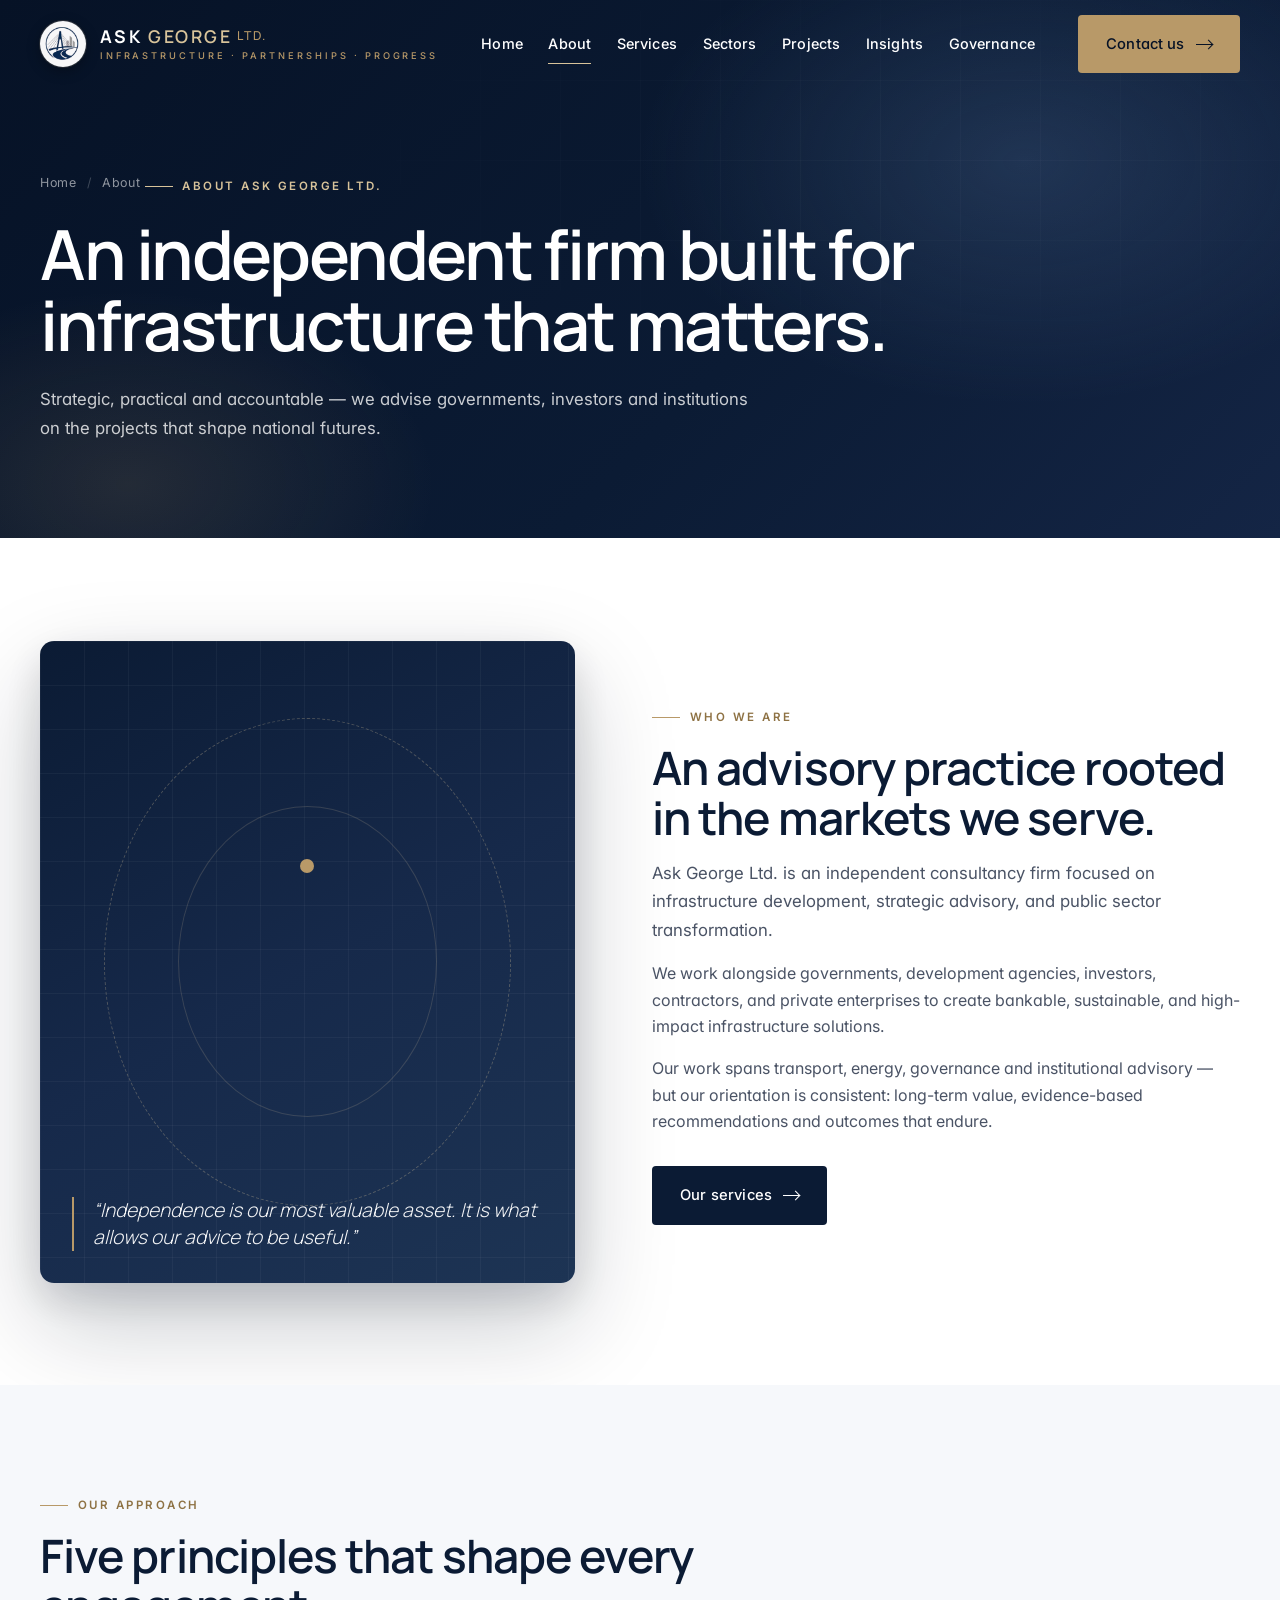
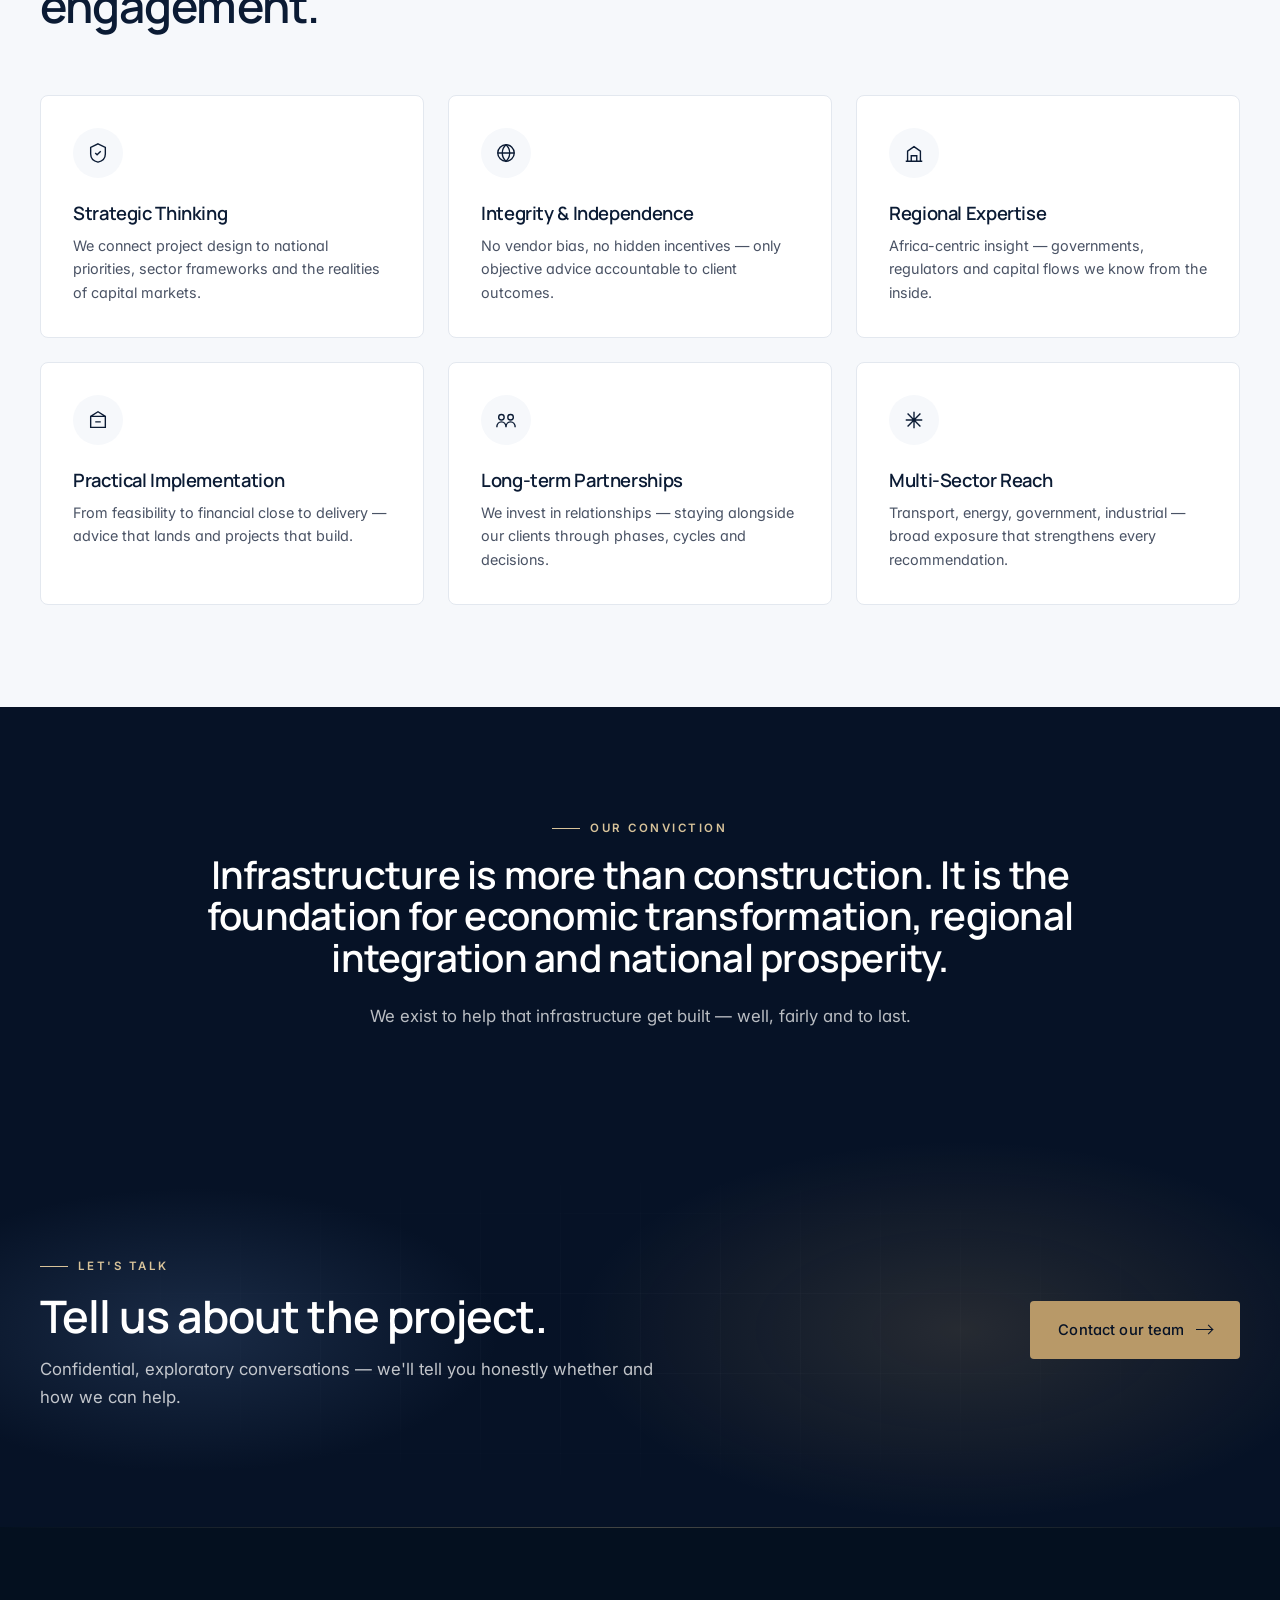
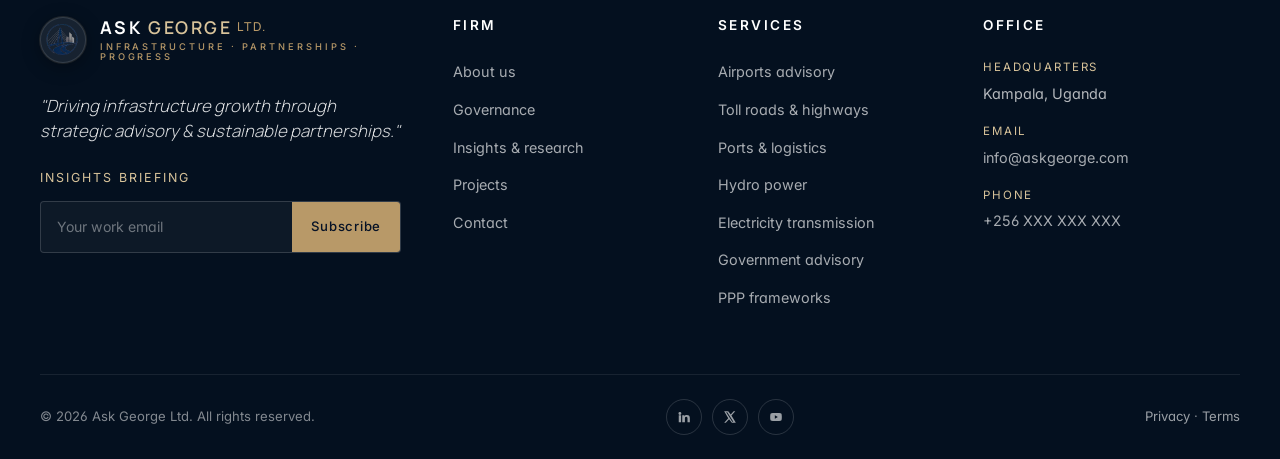
<file: about.html>
<!doctype html>
<html lang="en">
<head>
  <meta charset="utf-8" />
  <meta name="viewport" content="width=device-width, initial-scale=1, viewport-fit=cover" />
  <meta name="theme-color" content="#061226" />
  <title>About Ask George Ltd. — Independent Infrastructure & Government Advisory</title>
  <meta name="description" content="Ask George Ltd. is an independent consultancy firm focused on infrastructure development, strategic advisory, and public sector transformation across Africa and emerging markets." />

  <meta property="og:type" content="website" />
  <meta property="og:title" content="About Ask George Ltd." />
  <meta property="og:description" content="An independent advisory partner for transformative infrastructure." />

  <link rel="preconnect" href="https://fonts.googleapis.com" />
  <link rel="preconnect" href="https://fonts.gstatic.com" crossorigin />
  <link rel="stylesheet" href="https://fonts.googleapis.com/css2?family=Inter:wght@300;400;500;600;700&family=Manrope:wght@300;400;500;600;700&family=Caveat:wght@500;600&display=swap" />
  <link rel="stylesheet" href="assets/css/main.css" />
  <link rel="stylesheet" href="assets/css/responsive.css" />
  <link rel="stylesheet" href="assets/css/animations.css" />
  <link rel="stylesheet" href="assets/css/utilities.css" />
  <link rel="icon" type="image/svg+xml" href="data:image/svg+xml,%3Csvg xmlns='http://www.w3.org/2000/svg' viewBox='0 0 32 32'%3E%3Crect width='32' height='32' fill='%230b1b34'/%3E%3Cpath d='M5 22 L16 8 L27 22 M5 25 H27' stroke='%23d8c39a' stroke-width='1.6' fill='none' stroke-linecap='round'/%3E%3C/svg%3E" />
</head>
<body>

<!-- WP: header.php -->
<header class="site-header is-dark" data-header>
  <div class="container">
    <div class="nav-bar">
      <a href="index.html" class="brand">
        <span class="brand-mark" aria-hidden="true"><img src="assets/images/logos/ask-george-mark.png" alt="" /></span>
        <span class="brand-text"><span class="ag-name">ASK <span class="ag-george">GEORGE</span><span class="ag-ltd">LTD.</span></span><span class="ag-tag">Infrastructure · Partnerships · Progress</span></span>
      </a>
      <nav class="nav-primary" aria-label="Primary">
        <a class="nav-link" data-nav-link href="index.html">Home</a>
        <a class="nav-link" data-nav-link href="about.html">About</a>
        <a class="nav-link" data-nav-link href="services.html">Services</a>
        <a class="nav-link" data-nav-link href="sectors.html">Sectors</a>
        <a class="nav-link" data-nav-link href="projects.html">Projects</a>
        <a class="nav-link" data-nav-link href="insights.html">Insights</a>
        <a class="nav-link" data-nav-link href="governance.html">Governance</a>
      </nav>
      <div class="nav-cta">
        <a href="contact.html" class="btn btn-gold">Contact us <span class="arrow"></span></a>
        <button class="menu-toggle" type="button" aria-label="Toggle menu" aria-expanded="false"><span></span><span></span><span></span></button>
      </div>
    </div>
  </div>
</header>
<aside class="mobile-drawer" aria-label="Mobile menu">
  <span class="drawer-eyebrow">Navigate</span>
  <nav>
    <a class="nav-link" data-num="01" href="index.html">Home</a>
    <a class="nav-link" data-num="02" href="about.html">About</a>
    <a class="nav-link" data-num="03" href="services.html">Services</a>
    <a class="nav-link" data-num="04" href="sectors.html">Sectors</a>
    <a class="nav-link" data-num="05" href="projects.html">Projects</a>
    <a class="nav-link" data-num="06" href="insights.html">Insights</a>
    <a class="nav-link" data-num="07" href="governance.html">Governance</a>
    <a class="nav-link" data-num="08" href="contact.html">Contact</a>
  </nav>
  <div class="drawer-cta">
    <a href="contact.html" class="btn btn-gold">Start a brief <span class="arrow" aria-hidden="true"></span></a>
  </div>
  <div class="drawer-footer">
    <div class="row"><svg viewBox="0 0 24 24" fill="none" stroke="currentColor" stroke-width="1.6"><path d="M12 2 C8 2 5 5 5 9 C5 14 12 22 12 22 S19 14 19 9 C19 5 16 2 12 2 Z"/><circle cx="12" cy="9" r="2.5"/></svg><span>Kampala, Uganda</span></div>
    <div class="row"><svg viewBox="0 0 24 24" fill="none" stroke="currentColor" stroke-width="1.6"><rect x="3" y="5" width="18" height="14" rx="1"/><path d="M3 7 L12 13 L21 7"/></svg><a href="mailto:info@askgeorge.com">info@askgeorge.com</a></div>
    <div class="row"><svg viewBox="0 0 24 24" fill="none" stroke="currentColor" stroke-width="1.6"><path d="M6 3 H9 L11 8 L9 10 C10 13 12 15 15 16 L17 14 L22 16 V19 C22 20 21 21 20 21 C11 21 3 13 3 4 C3 3 4 3 5 3 Z"/></svg><a href="tel:+256000000000">+256 XXX XXX XXX</a></div>
    <div class="socials">
      <a href="#" aria-label="LinkedIn"><svg viewBox="0 0 24 24" fill="currentColor"><path d="M4.98 3.5a2.5 2.5 0 1 1 0 5 2.5 2.5 0 0 1 0-5ZM3 9h4v12H3V9Zm6 0h3.84v1.64h.05c.54-.98 1.85-2 3.81-2C20.74 8.64 22 10.7 22 14v7h-4v-6.2c0-1.48-.03-3.38-2.06-3.38-2.07 0-2.38 1.6-2.38 3.27V21H9V9Z"/></svg></a>
      <a href="#" aria-label="X"><svg viewBox="0 0 24 24" fill="currentColor"><path d="M18.244 2H21l-6.555 7.49L22 22h-6.828l-4.77-6.142L4.8 22H2.043l7.014-8.013L2 2h6.914l4.31 5.7L18.244 2Z"/></svg></a>
    </div>
  </div>
</aside>

<!-- WP: template-parts/page-hero.php -->
<section class="page-hero">
  <div class="container">
    <nav class="breadcrumb" aria-label="Breadcrumb">
      <a href="index.html">Home</a><span class="sep">/</span><span>About</span>
    </nav>
    <span class="eyebrow">About Ask George Ltd.</span>
    <h1>An independent firm built for infrastructure that matters.</h1>
    <p class="lead">Strategic, practical and accountable — we advise governments, investors and institutions on the projects that shape national futures.</p>
  </div>
</section>

<!-- Intro band -->
<section class="section">
  <div class="container">
    <div class="about-band">
      <div class="about-visual" data-reveal="left" aria-hidden="true">
        <div class="geo-circle"></div>
        <div class="geo-pin"></div>
        <div class="quote">“Independence is our most valuable asset. It is what allows our advice to be useful.”</div>
      </div>
      <div data-reveal="right">
        <span class="eyebrow">Who we are</span>
        <h2>An advisory practice rooted in the markets we serve.</h2>
        <p class="lead">Ask George Ltd. is an independent consultancy firm focused on infrastructure development, strategic advisory, and public sector transformation.</p>
        <p>We work alongside governments, development agencies, investors, contractors, and private enterprises to create bankable, sustainable, and high-impact infrastructure solutions.</p>
        <p>Our work spans transport, energy, governance and institutional advisory — but our orientation is consistent: long-term value, evidence-based recommendations and outcomes that endure.</p>
        <div style="margin-top: var(--sp-6);">
          <a href="services.html" class="btn btn-primary">Our services <span class="arrow"></span></a>
        </div>
      </div>
    </div>
  </div>
</section>

<!-- Approach principles -->
<section class="section section--mist">
  <div class="container">
    <div class="section-head" data-reveal>
      <span class="eyebrow">Our Approach</span>
      <h2>Five principles that shape every engagement.</h2>
    </div>
    <div class="gov-pillars" data-stagger>
      <div class="gov-pillar">
        <div class="icon"><svg viewBox="0 0 24 24" fill="none" stroke="currentColor" stroke-width="1.5"><path d="M12 2 L20 6 V13 C20 18 16 21 12 22 C8 21 4 18 4 13 V6 Z"/><path d="M9 12 L11 14 L15 10"/></svg></div>
        <h3>Strategic Thinking</h3>
        <p>We connect project design to national priorities, sector frameworks and the realities of capital markets.</p>
      </div>
      <div class="gov-pillar">
        <div class="icon"><svg viewBox="0 0 24 24" fill="none" stroke="currentColor" stroke-width="1.5"><circle cx="12" cy="12" r="9"/><path d="M3 12 H21 M12 3 A12 12 0 0 1 12 21 A12 12 0 0 1 12 3"/></svg></div>
        <h3>Integrity &amp; Independence</h3>
        <p>No vendor bias, no hidden incentives — only objective advice accountable to client outcomes.</p>
      </div>
      <div class="gov-pillar">
        <div class="icon"><svg viewBox="0 0 24 24" fill="none" stroke="currentColor" stroke-width="1.5"><path d="M3 21 L21 21 M5 21 V10 L12 5 L19 10 V21 M9 21 V15 H15 V21"/></svg></div>
        <h3>Regional Expertise</h3>
        <p>Africa-centric insight — governments, regulators and capital flows we know from the inside.</p>
      </div>
      <div class="gov-pillar">
        <div class="icon"><svg viewBox="0 0 24 24" fill="none" stroke="currentColor" stroke-width="1.5"><path d="M4 8 H20 V20 H4 Z M4 8 L12 3 L20 8 M9 14 H15"/></svg></div>
        <h3>Practical Implementation</h3>
        <p>From feasibility to financial close to delivery — advice that lands and projects that build.</p>
      </div>
      <div class="gov-pillar">
        <div class="icon"><svg viewBox="0 0 24 24" fill="none" stroke="currentColor" stroke-width="1.5"><circle cx="7" cy="9" r="3"/><circle cx="17" cy="9" r="3"/><path d="M2 20 C2 16 4.5 14 7 14 C9.5 14 12 16 12 20 M12 20 C12 16 14.5 14 17 14 C19.5 14 22 16 22 20"/></svg></div>
        <h3>Long-term Partnerships</h3>
        <p>We invest in relationships — staying alongside our clients through phases, cycles and decisions.</p>
      </div>
      <div class="gov-pillar">
        <div class="icon"><svg viewBox="0 0 24 24" fill="none" stroke="currentColor" stroke-width="1.5"><path d="M12 3 V21 M3 12 H21 M5 5 L19 19 M19 5 L5 19"/></svg></div>
        <h3>Multi-Sector Reach</h3>
        <p>Transport, energy, government, industrial — broad exposure that strengthens every recommendation.</p>
      </div>
    </div>
  </div>
</section>

<!-- Mission band (dark) -->
<section class="section section--dark">
  <div class="container container--tight" data-reveal>
    <div style="text-align:center;">
      <span class="eyebrow light">Our Conviction</span>
      <h2 style="font-size: clamp(1.8rem, 3vw, 2.6rem); max-width: 920px; margin: 0 auto var(--sp-5);">Infrastructure is more than construction. It is the foundation for economic transformation, regional integration and national prosperity.</h2>
      <p class="lead" style="max-width: 720px; margin: 0 auto;">We exist to help that infrastructure get built — well, fairly and to last.</p>
    </div>
  </div>
</section>

<!-- CTA -->
<section class="cta-block">
  <div class="container">
    <div class="cta-inner" data-reveal>
      <div>
        <span class="eyebrow light">Let's Talk</span>
        <h2>Tell us about the project.</h2>
        <p>Confidential, exploratory conversations — we'll tell you honestly whether and how we can help.</p>
      </div>
      <div class="cta-actions">
        <a href="contact.html" class="btn btn-gold">Contact our team <span class="arrow"></span></a>
      </div>
    </div>
  </div>
</section>

<!-- WP: footer.php -->
<footer class="site-footer">
  <div class="container">
    <div class="footer-grid">
      <div class="footer-brand">
        <a href="index.html" class="brand">
          <span class="brand-mark" aria-hidden="true"><img src="assets/images/logos/ask-george-mark.png" alt="" /></span>
          <span class="brand-text"><span class="ag-name">ASK <span class="ag-george">GEORGE</span><span class="ag-ltd">LTD.</span></span><span class="ag-tag">Infrastructure · Partnerships · Progress</span></span>
        </a>
        <p class="footer-tagline">"Driving infrastructure growth through strategic advisory &amp; sustainable partnerships."</p>
        <form class="footer-newsletter" data-newsletter>
          <label for="footer-email">Insights briefing</label>
          <div class="nl-form">
            <input id="footer-email" type="email" required placeholder="Your work email" />
            <button type="submit">Subscribe</button>
          </div>
        </form>
      </div>
      <div class="footer-col">
        <h4>Firm</h4>
        <ul>
          <li><a href="about.html">About us</a></li>
          <li><a href="governance.html">Governance</a></li>
          <li><a href="insights.html">Insights &amp; research</a></li>
          <li><a href="projects.html">Projects</a></li>
          <li><a href="contact.html">Contact</a></li>
        </ul>
      </div>
      <div class="footer-col">
        <h4>Services</h4>
        <ul>
          <li><a href="services.html#airports">Airports advisory</a></li>
          <li><a href="services.html#roads">Toll roads &amp; highways</a></li>
          <li><a href="services.html#ports">Ports &amp; logistics</a></li>
          <li><a href="services.html#hydro">Hydro power</a></li>
          <li><a href="services.html#energy">Electricity transmission</a></li>
          <li><a href="services.html#government">Government advisory</a></li>
          <li><a href="services.html#ppp">PPP frameworks</a></li>
        </ul>
      </div>
      <div class="footer-col footer-contact">
        <h4>Office</h4>
        <p class="label">Headquarters</p><p>Kampala, Uganda</p>
        <p class="label" style="margin-top:1rem;">Email</p><p><a href="mailto:info@askgeorge.com">info@askgeorge.com</a></p>
        <p class="label" style="margin-top:1rem;">Phone</p><p><a href="tel:+256000000000">+256 XXX XXX XXX</a></p>
      </div>
    </div>
    <div class="footer-bottom">
      <span>© <span data-year>2026</span> Ask George Ltd. All rights reserved.</span>
      <div class="footer-socials">
        <a href="#" aria-label="LinkedIn"><svg viewBox="0 0 24 24" fill="currentColor"><path d="M4.98 3.5a2.5 2.5 0 1 1 0 5 2.5 2.5 0 0 1 0-5ZM3 9h4v12H3V9Zm6 0h3.84v1.64h.05c.54-.98 1.85-2 3.81-2C20.74 8.64 22 10.7 22 14v7h-4v-6.2c0-1.48-.03-3.38-2.06-3.38-2.07 0-2.38 1.6-2.38 3.27V21H9V9Z"/></svg></a>
        <a href="#" aria-label="X / Twitter"><svg viewBox="0 0 24 24" fill="currentColor"><path d="M18.244 2H21l-6.555 7.49L22 22h-6.828l-4.77-6.142L4.8 22H2.043l7.014-8.013L2 2h6.914l4.31 5.7L18.244 2Zm-2.394 18h1.83L7.32 4H5.36L15.85 20Z"/></svg></a>
        <a href="#" aria-label="YouTube"><svg viewBox="0 0 24 24" fill="currentColor"><path d="M21.6 7.2a2.5 2.5 0 0 0-1.76-1.77C18.2 5 12 5 12 5s-6.2 0-7.84.43A2.5 2.5 0 0 0 2.4 7.2 26 26 0 0 0 2 12a26 26 0 0 0 .4 4.8 2.5 2.5 0 0 0 1.76 1.77C5.8 19 12 19 12 19s6.2 0 7.84-.43a2.5 2.5 0 0 0 1.76-1.77A26 26 0 0 0 22 12a26 26 0 0 0-.4-4.8ZM10 15V9l5.2 3-5.2 3Z"/></svg></a>
      </div>
      <span><a href="#">Privacy</a> · <a href="#">Terms</a></span>
    </div>
  </div>
</footer>

<script src="assets/js/navigation.js" defer></script>
<script src="assets/js/scroll-effects.js" defer></script>
<script src="assets/js/animations.js" defer></script>
<script src="assets/js/main.js" defer></script>
</body>
</html>
</file>
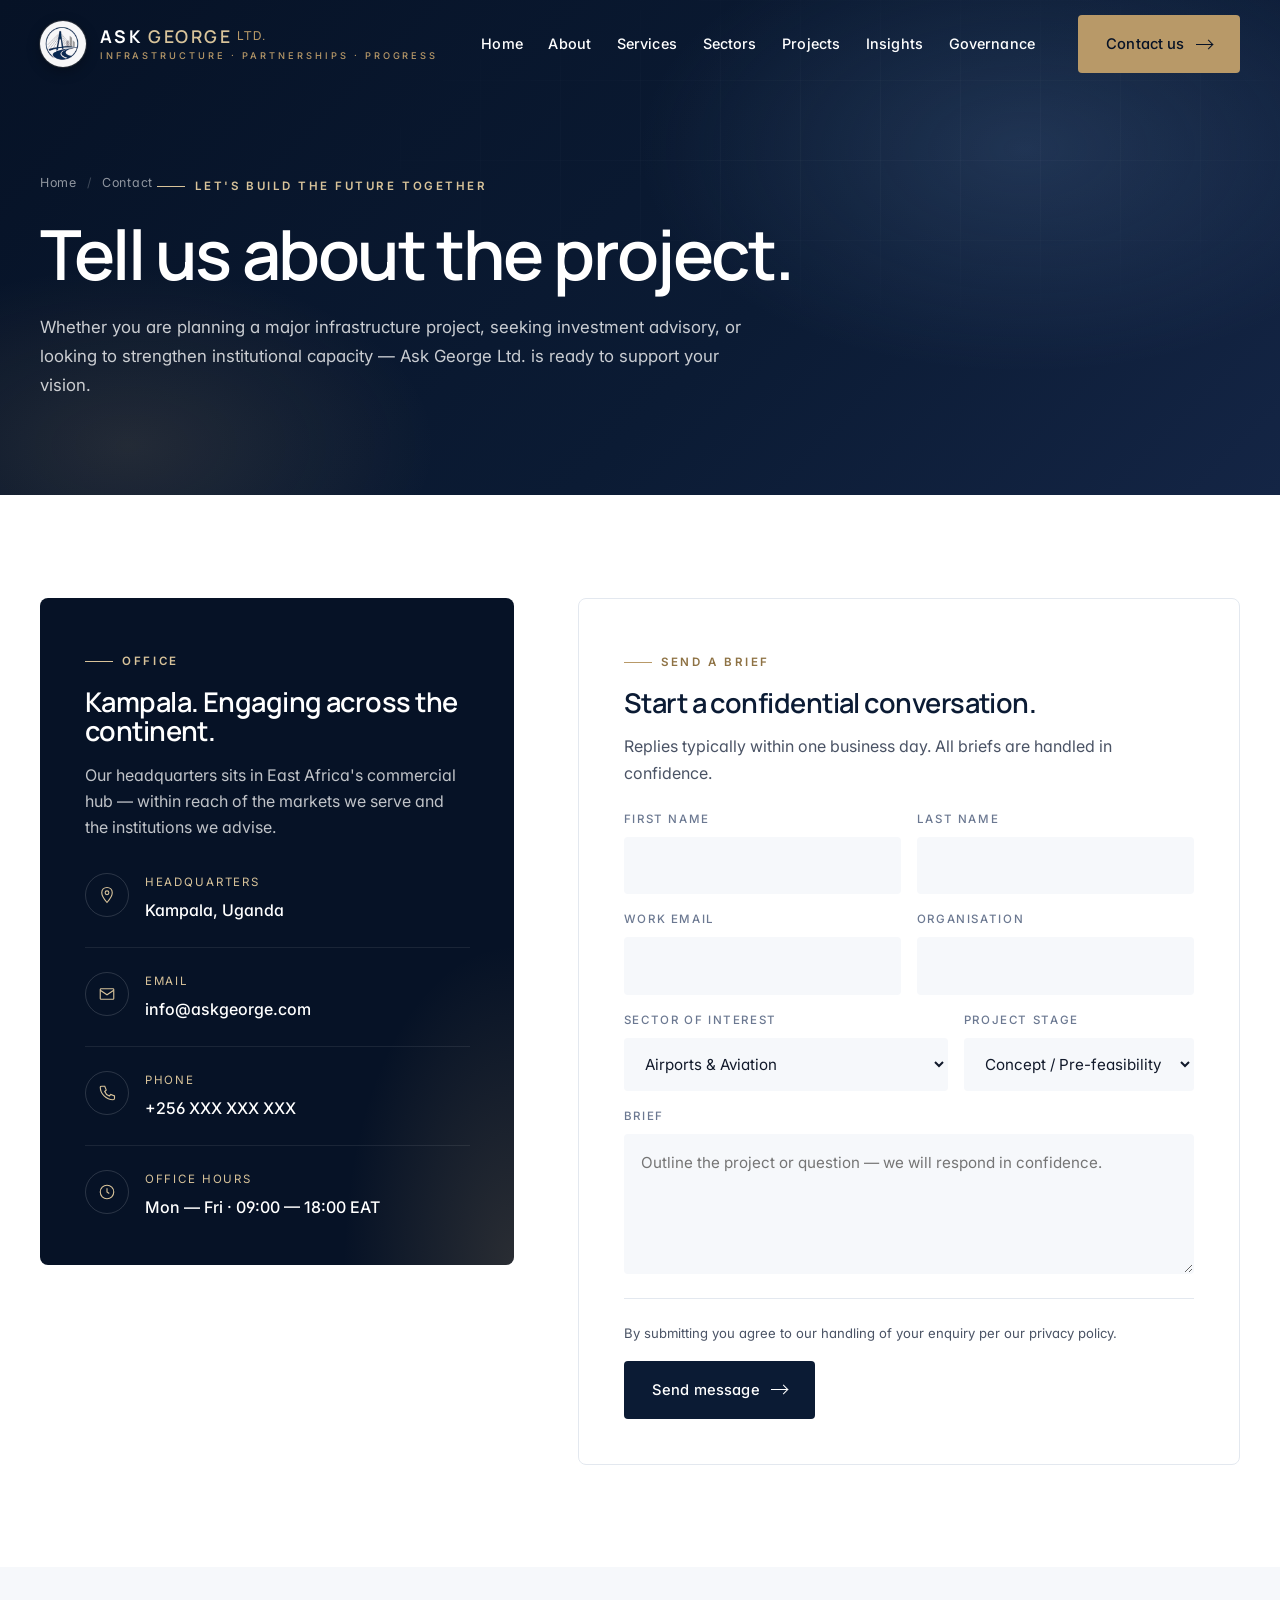
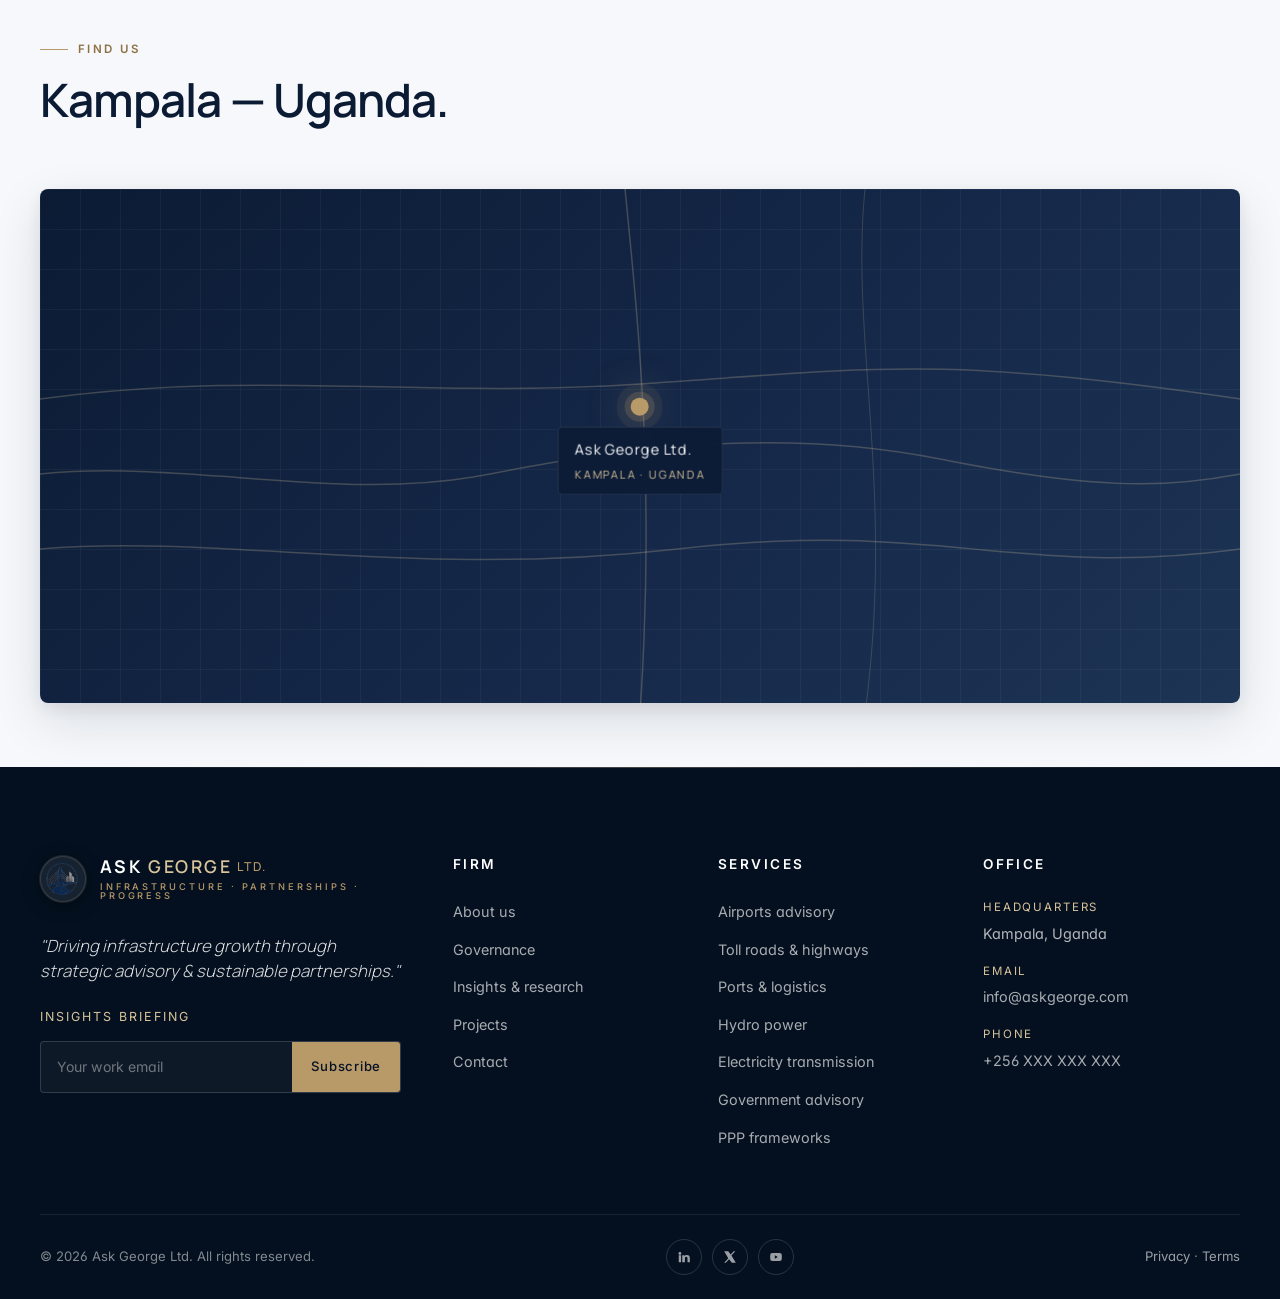
<file: contact.html>
<!doctype html>
<html lang="en">
<head>
  <meta charset="utf-8" />
  <meta name="viewport" content="width=device-width, initial-scale=1, viewport-fit=cover" />
  <meta name="theme-color" content="#061226" />
  <title>Contact — Ask George Ltd.</title>
  <meta name="description" content="Reach Ask George Ltd. in Kampala, Uganda. Confidential conversations about infrastructure projects, government advisory and PPP engagements." />

  <link rel="preconnect" href="https://fonts.googleapis.com" />
  <link rel="preconnect" href="https://fonts.gstatic.com" crossorigin />
  <link rel="stylesheet" href="https://fonts.googleapis.com/css2?family=Inter:wght@300;400;500;600;700&family=Manrope:wght@300;400;500;600;700&family=Caveat:wght@500;600&display=swap" />
  <link rel="stylesheet" href="assets/css/main.css" />
  <link rel="stylesheet" href="assets/css/responsive.css" />
  <link rel="stylesheet" href="assets/css/animations.css" />
  <link rel="stylesheet" href="assets/css/utilities.css" />
  <link rel="icon" type="image/svg+xml" href="data:image/svg+xml,%3Csvg xmlns='http://www.w3.org/2000/svg' viewBox='0 0 32 32'%3E%3Crect width='32' height='32' fill='%230b1b34'/%3E%3Cpath d='M5 22 L16 8 L27 22 M5 25 H27' stroke='%23d8c39a' stroke-width='1.6' fill='none' stroke-linecap='round'/%3E%3C/svg%3E" />
  <style>
    /* Stylised "map" placeholder built in CSS — premium feel without external map API. */
    .map-card {
      position: relative;
      aspect-ratio: 21 / 9;
      border-radius: var(--r-md);
      overflow: hidden;
      background: linear-gradient(135deg, #0b1b34 0%, #16294a 60%, #1d3454 100%);
      box-shadow: var(--sh-3);
      isolation: isolate;
    }
    .map-card::before {
      content: ""; position: absolute; inset: 0;
      background-image:
        linear-gradient(rgba(255,255,255,0.04) 1px, transparent 1px),
        linear-gradient(90deg, rgba(255,255,255,0.04) 1px, transparent 1px);
      background-size: 40px 40px;
    }
    .map-card .roads {
      position: absolute; inset: 0;
    }
    .map-card .pin-ug {
      position: absolute;
      top: 50%; left: 50%;
      transform: translate(-50%, -50%);
      display: flex; flex-direction: column; align-items: center; gap: 0.7rem;
      z-index: 2;
    }
    .map-card .pin-ug .dot {
      width: 18px; height: 18px;
      background: var(--ag-gold);
      border-radius: 50%;
      box-shadow:
        0 0 0 6px rgba(184, 153, 104, 0.2),
        0 0 0 14px rgba(184, 153, 104, 0.08),
        0 0 40px rgba(216, 195, 154, 0.6);
      animation: pulse 2.2s ease-in-out infinite;
    }
    .map-card .pin-ug .pin-label {
      background: rgba(11, 27, 52, 0.85);
      backdrop-filter: blur(10px);
      padding: 0.6rem 1rem;
      border-radius: 4px;
      border: 1px solid rgba(255,255,255,0.1);
      font-family: var(--ff-display);
      font-size: 0.9rem;
      color: var(--ag-white);
      letter-spacing: 0.06em;
    }
    .map-card .pin-ug .pin-label small {
      display: block;
      font-size: 0.7rem;
      letter-spacing: 0.16em;
      text-transform: uppercase;
      color: var(--ag-gold-soft);
      margin-top: 4px;
    }
  </style>
</head>
<body>

<header class="site-header is-dark" data-header>
  <div class="container"><div class="nav-bar">
    <a href="index.html" class="brand"><span class="brand-mark" aria-hidden="true"><img src="assets/images/logos/ask-george-mark.png" alt="" /></span><span class="brand-text"><span class="ag-name">ASK <span class="ag-george">GEORGE</span><span class="ag-ltd">LTD.</span></span><span class="ag-tag">Infrastructure · Partnerships · Progress</span></span></a>
    <nav class="nav-primary"><a class="nav-link" data-nav-link href="index.html">Home</a><a class="nav-link" data-nav-link href="about.html">About</a><a class="nav-link" data-nav-link href="services.html">Services</a><a class="nav-link" data-nav-link href="sectors.html">Sectors</a><a class="nav-link" data-nav-link href="projects.html">Projects</a><a class="nav-link" data-nav-link href="insights.html">Insights</a><a class="nav-link" data-nav-link href="governance.html">Governance</a></nav>
    <div class="nav-cta"><a href="contact.html" class="btn btn-gold">Contact us <span class="arrow"></span></a><button class="menu-toggle" type="button" aria-label="Toggle menu" aria-expanded="false"><span></span><span></span><span></span></button></div>
  </div></div>
</header>
<aside class="mobile-drawer" aria-label="Mobile menu">
  <span class="drawer-eyebrow">Navigate</span>
  <nav>
    <a class="nav-link" data-num="01" href="index.html">Home</a>
    <a class="nav-link" data-num="02" href="about.html">About</a>
    <a class="nav-link" data-num="03" href="services.html">Services</a>
    <a class="nav-link" data-num="04" href="sectors.html">Sectors</a>
    <a class="nav-link" data-num="05" href="projects.html">Projects</a>
    <a class="nav-link" data-num="06" href="insights.html">Insights</a>
    <a class="nav-link" data-num="07" href="governance.html">Governance</a>
    <a class="nav-link" data-num="08" href="contact.html">Contact</a>
  </nav>
  <div class="drawer-cta">
    <a href="contact.html" class="btn btn-gold">Start a brief <span class="arrow" aria-hidden="true"></span></a>
  </div>
  <div class="drawer-footer">
    <div class="row"><svg viewBox="0 0 24 24" fill="none" stroke="currentColor" stroke-width="1.6"><path d="M12 2 C8 2 5 5 5 9 C5 14 12 22 12 22 S19 14 19 9 C19 5 16 2 12 2 Z"/><circle cx="12" cy="9" r="2.5"/></svg><span>Kampala, Uganda</span></div>
    <div class="row"><svg viewBox="0 0 24 24" fill="none" stroke="currentColor" stroke-width="1.6"><rect x="3" y="5" width="18" height="14" rx="1"/><path d="M3 7 L12 13 L21 7"/></svg><a href="mailto:info@askgeorge.com">info@askgeorge.com</a></div>
    <div class="row"><svg viewBox="0 0 24 24" fill="none" stroke="currentColor" stroke-width="1.6"><path d="M6 3 H9 L11 8 L9 10 C10 13 12 15 15 16 L17 14 L22 16 V19 C22 20 21 21 20 21 C11 21 3 13 3 4 C3 3 4 3 5 3 Z"/></svg><a href="tel:+256000000000">+256 XXX XXX XXX</a></div>
    <div class="socials">
      <a href="#" aria-label="LinkedIn"><svg viewBox="0 0 24 24" fill="currentColor"><path d="M4.98 3.5a2.5 2.5 0 1 1 0 5 2.5 2.5 0 0 1 0-5ZM3 9h4v12H3V9Zm6 0h3.84v1.64h.05c.54-.98 1.85-2 3.81-2C20.74 8.64 22 10.7 22 14v7h-4v-6.2c0-1.48-.03-3.38-2.06-3.38-2.07 0-2.38 1.6-2.38 3.27V21H9V9Z"/></svg></a>
      <a href="#" aria-label="X"><svg viewBox="0 0 24 24" fill="currentColor"><path d="M18.244 2H21l-6.555 7.49L22 22h-6.828l-4.77-6.142L4.8 22H2.043l7.014-8.013L2 2h6.914l4.31 5.7L18.244 2Z"/></svg></a>
    </div>
  </div>
</aside>

<section class="page-hero">
  <div class="container">
    <nav class="breadcrumb"><a href="index.html">Home</a><span class="sep">/</span><span>Contact</span></nav>
    <span class="eyebrow">Let's Build the Future Together</span>
    <h1>Tell us about the project.</h1>
    <p class="lead">Whether you are planning a major infrastructure project, seeking investment advisory, or looking to strengthen institutional capacity — Ask George Ltd. is ready to support your vision.</p>
  </div>
</section>

<!-- Contact grid -->
<section class="section">
  <div class="container">
    <div class="contact-grid">

      <!-- Info card (dark) -->
      <div class="contact-info-card" data-reveal="left">
        <span class="eyebrow light">Office</span>
        <h2 style="font-size: 1.7rem;">Kampala. Engaging across the continent.</h2>
        <p>Our headquarters sits in East Africa's commercial hub — within reach of the markets we serve and the institutions we advise.</p>

        <ul class="contact-list">
          <li>
            <div class="ci-icon"><svg viewBox="0 0 24 24" fill="none" stroke="currentColor" stroke-width="1.5"><path d="M12 2 C8 2 5 5 5 9 C5 14 12 22 12 22 S19 14 19 9 C19 5 16 2 12 2 Z"/><circle cx="12" cy="9" r="2.5"/></svg></div>
            <div><div class="ci-label">Headquarters</div><div class="ci-value">Kampala, Uganda</div></div>
          </li>
          <li>
            <div class="ci-icon"><svg viewBox="0 0 24 24" fill="none" stroke="currentColor" stroke-width="1.5"><rect x="3" y="5" width="18" height="14" rx="1"/><path d="M3 7 L12 13 L21 7"/></svg></div>
            <div><div class="ci-label">Email</div><div class="ci-value"><a href="mailto:info@askgeorge.com" style="color:inherit;">info@askgeorge.com</a></div></div>
          </li>
          <li>
            <div class="ci-icon"><svg viewBox="0 0 24 24" fill="none" stroke="currentColor" stroke-width="1.5"><path d="M6 3 H9 L11 8 L9 10 C10 13 12 15 15 16 L17 14 L22 16 V19 C22 20 21 21 20 21 C11 21 3 13 3 4 C3 3 4 3 5 3 Z"/></svg></div>
            <div><div class="ci-label">Phone</div><div class="ci-value"><a href="tel:+256000000000" style="color:inherit;">+256 XXX XXX XXX</a></div></div>
          </li>
          <li>
            <div class="ci-icon"><svg viewBox="0 0 24 24" fill="none" stroke="currentColor" stroke-width="1.5"><circle cx="12" cy="12" r="9"/><path d="M12 7 V12 L15 14"/></svg></div>
            <div><div class="ci-label">Office hours</div><div class="ci-value">Mon — Fri · 09:00 — 18:00 EAT</div></div>
          </li>
        </ul>
      </div>

      <!-- Form (light) -->
      <form class="contact-form" data-contact-form data-reveal="right">
        <span class="eyebrow">Send a Brief</span>
        <h2 style="font-size: 1.7rem;">Start a confidential conversation.</h2>
        <p>Replies typically within one business day. All briefs are handled in confidence.</p>

        <div class="form-row" style="margin-top: var(--sp-5);">
          <div class="form-field">
            <label for="f-first">First name</label>
            <input id="f-first" type="text" required autocomplete="given-name" />
          </div>
          <div class="form-field">
            <label for="f-last">Last name</label>
            <input id="f-last" type="text" required autocomplete="family-name" />
          </div>
        </div>

        <div class="form-row">
          <div class="form-field">
            <label for="f-email">Work email</label>
            <input id="f-email" type="email" required autocomplete="email" />
          </div>
          <div class="form-field">
            <label for="f-org">Organisation</label>
            <input id="f-org" type="text" autocomplete="organization" />
          </div>
        </div>

        <div class="form-row">
          <div class="form-field">
            <label for="f-sector">Sector of interest</label>
            <select id="f-sector">
              <option>Airports &amp; Aviation</option>
              <option>Toll Roads &amp; Highways</option>
              <option>Ports &amp; Logistics</option>
              <option>Hydro Power</option>
              <option>Electricity Transmission &amp; Generation</option>
              <option>Government Advisory</option>
              <option>Public-Private Partnerships</option>
              <option>Governance &amp; Institutional Studies</option>
              <option>Other</option>
            </select>
          </div>
          <div class="form-field">
            <label for="f-stage">Project stage</label>
            <select id="f-stage">
              <option>Concept / Pre-feasibility</option>
              <option>Feasibility</option>
              <option>Structuring</option>
              <option>Procurement</option>
              <option>Financial close</option>
              <option>Implementation</option>
              <option>Not project-specific</option>
            </select>
          </div>
        </div>

        <div class="form-field" style="margin-bottom: var(--sp-4);">
          <label for="f-msg">Brief</label>
          <textarea id="f-msg" placeholder="Outline the project or question — we will respond in confidence." required></textarea>
        </div>

        <div class="form-foot">
          <p data-form-note>By submitting you agree to our handling of your enquiry per our privacy policy.</p>
          <button type="submit" class="btn btn-primary">Send message <span class="arrow"></span></button>
        </div>
      </form>
    </div>
  </div>
</section>

<!-- Map band -->
<section class="section section--mist section--tight">
  <div class="container">
    <div class="section-head" data-reveal>
      <span class="eyebrow">Find Us</span>
      <h2>Kampala — Uganda.</h2>
    </div>
    <div class="map-card" data-reveal aria-hidden="true">
      <!-- decorative SVG roads -->
      <svg class="roads" viewBox="0 0 1600 700" preserveAspectRatio="none">
        <g fill="none" stroke="rgba(216,195,154,0.25)" stroke-width="2">
          <path d="M0 380 C 200 360, 400 420, 600 380 S 1000 320, 1200 360 S 1500 400, 1600 380"/>
          <path d="M0 280 C 300 240, 500 280, 800 260 S 1200 220, 1600 280"/>
          <path d="M0 480 C 250 460, 500 520, 850 480 S 1300 520, 1600 480"/>
          <path d="M780 0 C 800 200, 820 400, 800 700"/>
          <path d="M1100 0 C 1080 200, 1140 400, 1100 700" stroke-width="1"/>
        </g>
      </svg>
      <div class="pin-ug">
        <div class="dot"></div>
        <div class="pin-label">Ask George Ltd.<small>Kampala · Uganda</small></div>
      </div>
    </div>
  </div>
</section>

<footer class="site-footer">
  <div class="container">
    <div class="footer-grid">
      <div class="footer-brand">
        <a href="index.html" class="brand"><span class="brand-mark" aria-hidden="true"><img src="assets/images/logos/ask-george-mark.png" alt="" /></span><span class="brand-text"><span class="ag-name">ASK <span class="ag-george">GEORGE</span><span class="ag-ltd">LTD.</span></span><span class="ag-tag">Infrastructure · Partnerships · Progress</span></span></a>
        <p class="footer-tagline">"Driving infrastructure growth through strategic advisory &amp; sustainable partnerships."</p>
        <form class="footer-newsletter" data-newsletter><label for="footer-email">Insights briefing</label><div class="nl-form"><input id="footer-email" type="email" required placeholder="Your work email"/><button type="submit">Subscribe</button></div></form>
      </div>
      <div class="footer-col"><h4>Firm</h4><ul><li><a href="about.html">About us</a></li><li><a href="governance.html">Governance</a></li><li><a href="insights.html">Insights &amp; research</a></li><li><a href="projects.html">Projects</a></li><li><a href="contact.html">Contact</a></li></ul></div>
      <div class="footer-col"><h4>Services</h4><ul><li><a href="services.html#airports">Airports advisory</a></li><li><a href="services.html#roads">Toll roads &amp; highways</a></li><li><a href="services.html#ports">Ports &amp; logistics</a></li><li><a href="services.html#hydro">Hydro power</a></li><li><a href="services.html#energy">Electricity transmission</a></li><li><a href="services.html#government">Government advisory</a></li><li><a href="services.html#ppp">PPP frameworks</a></li></ul></div>
      <div class="footer-col footer-contact"><h4>Office</h4><p class="label">Headquarters</p><p>Kampala, Uganda</p><p class="label" style="margin-top:1rem;">Email</p><p><a href="mailto:info@askgeorge.com">info@askgeorge.com</a></p><p class="label" style="margin-top:1rem;">Phone</p><p><a href="tel:+256000000000">+256 XXX XXX XXX</a></p></div>
    </div>
    <div class="footer-bottom">
      <span>© <span data-year>2026</span> Ask George Ltd. All rights reserved.</span>
      <div class="footer-socials"><a href="#" aria-label="LinkedIn"><svg viewBox="0 0 24 24" fill="currentColor"><path d="M4.98 3.5a2.5 2.5 0 1 1 0 5 2.5 2.5 0 0 1 0-5ZM3 9h4v12H3V9Zm6 0h3.84v1.64h.05c.54-.98 1.85-2 3.81-2C20.74 8.64 22 10.7 22 14v7h-4v-6.2c0-1.48-.03-3.38-2.06-3.38-2.07 0-2.38 1.6-2.38 3.27V21H9V9Z"/></svg></a><a href="#" aria-label="X"><svg viewBox="0 0 24 24" fill="currentColor"><path d="M18.244 2H21l-6.555 7.49L22 22h-6.828l-4.77-6.142L4.8 22H2.043l7.014-8.013L2 2h6.914l4.31 5.7L18.244 2Z"/></svg></a><a href="#" aria-label="YouTube"><svg viewBox="0 0 24 24" fill="currentColor"><path d="M21.6 7.2a2.5 2.5 0 0 0-1.76-1.77C18.2 5 12 5 12 5s-6.2 0-7.84.43A2.5 2.5 0 0 0 2.4 7.2 26 26 0 0 0 2 12a26 26 0 0 0 .4 4.8 2.5 2.5 0 0 0 1.76 1.77C5.8 19 12 19 12 19s6.2 0 7.84-.43a2.5 2.5 0 0 0 1.76-1.77A26 26 0 0 0 22 12a26 26 0 0 0-.4-4.8ZM10 15V9l5.2 3-5.2 3Z"/></svg></a></div>
      <span><a href="#">Privacy</a> · <a href="#">Terms</a></span>
    </div>
  </div>
</footer>

<script src="assets/js/navigation.js" defer></script>
<script src="assets/js/scroll-effects.js" defer></script>
<script src="assets/js/animations.js" defer></script>
<script src="assets/js/main.js" defer></script>
</body>
</html>
</file>
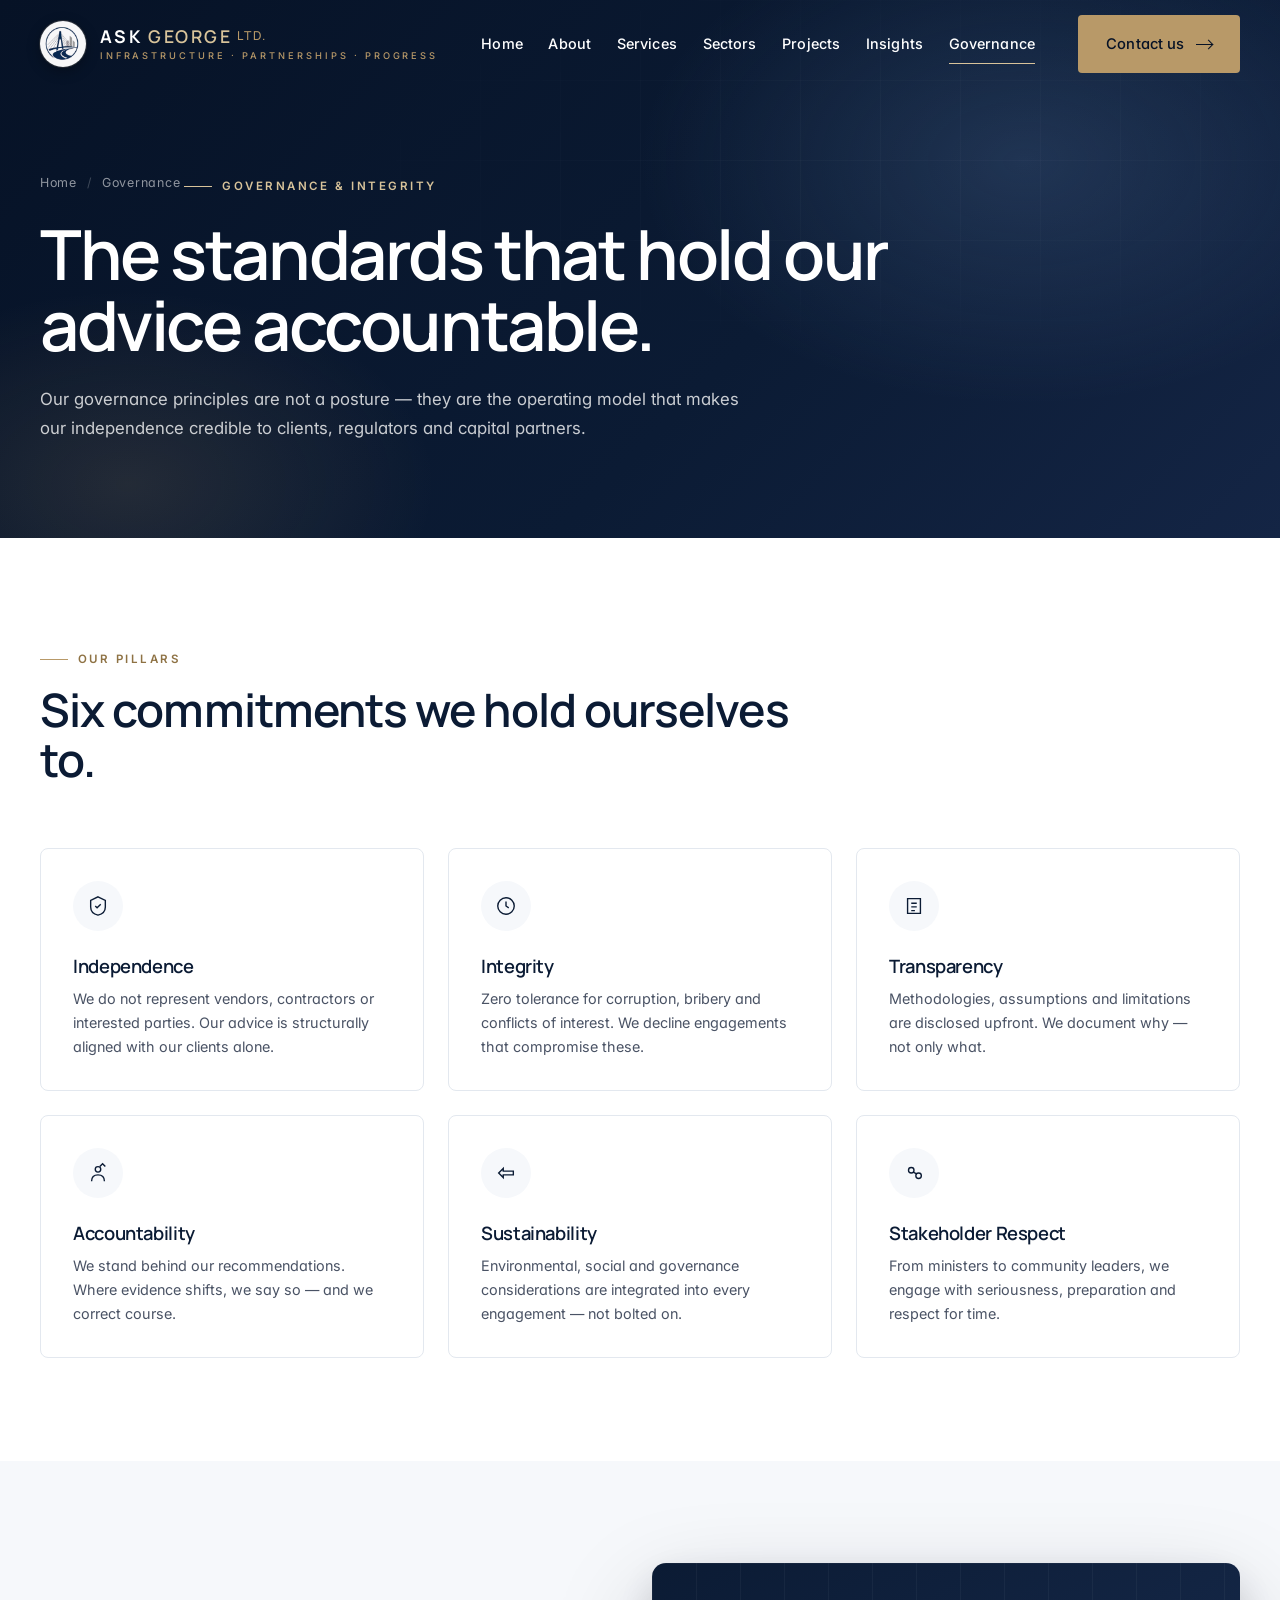
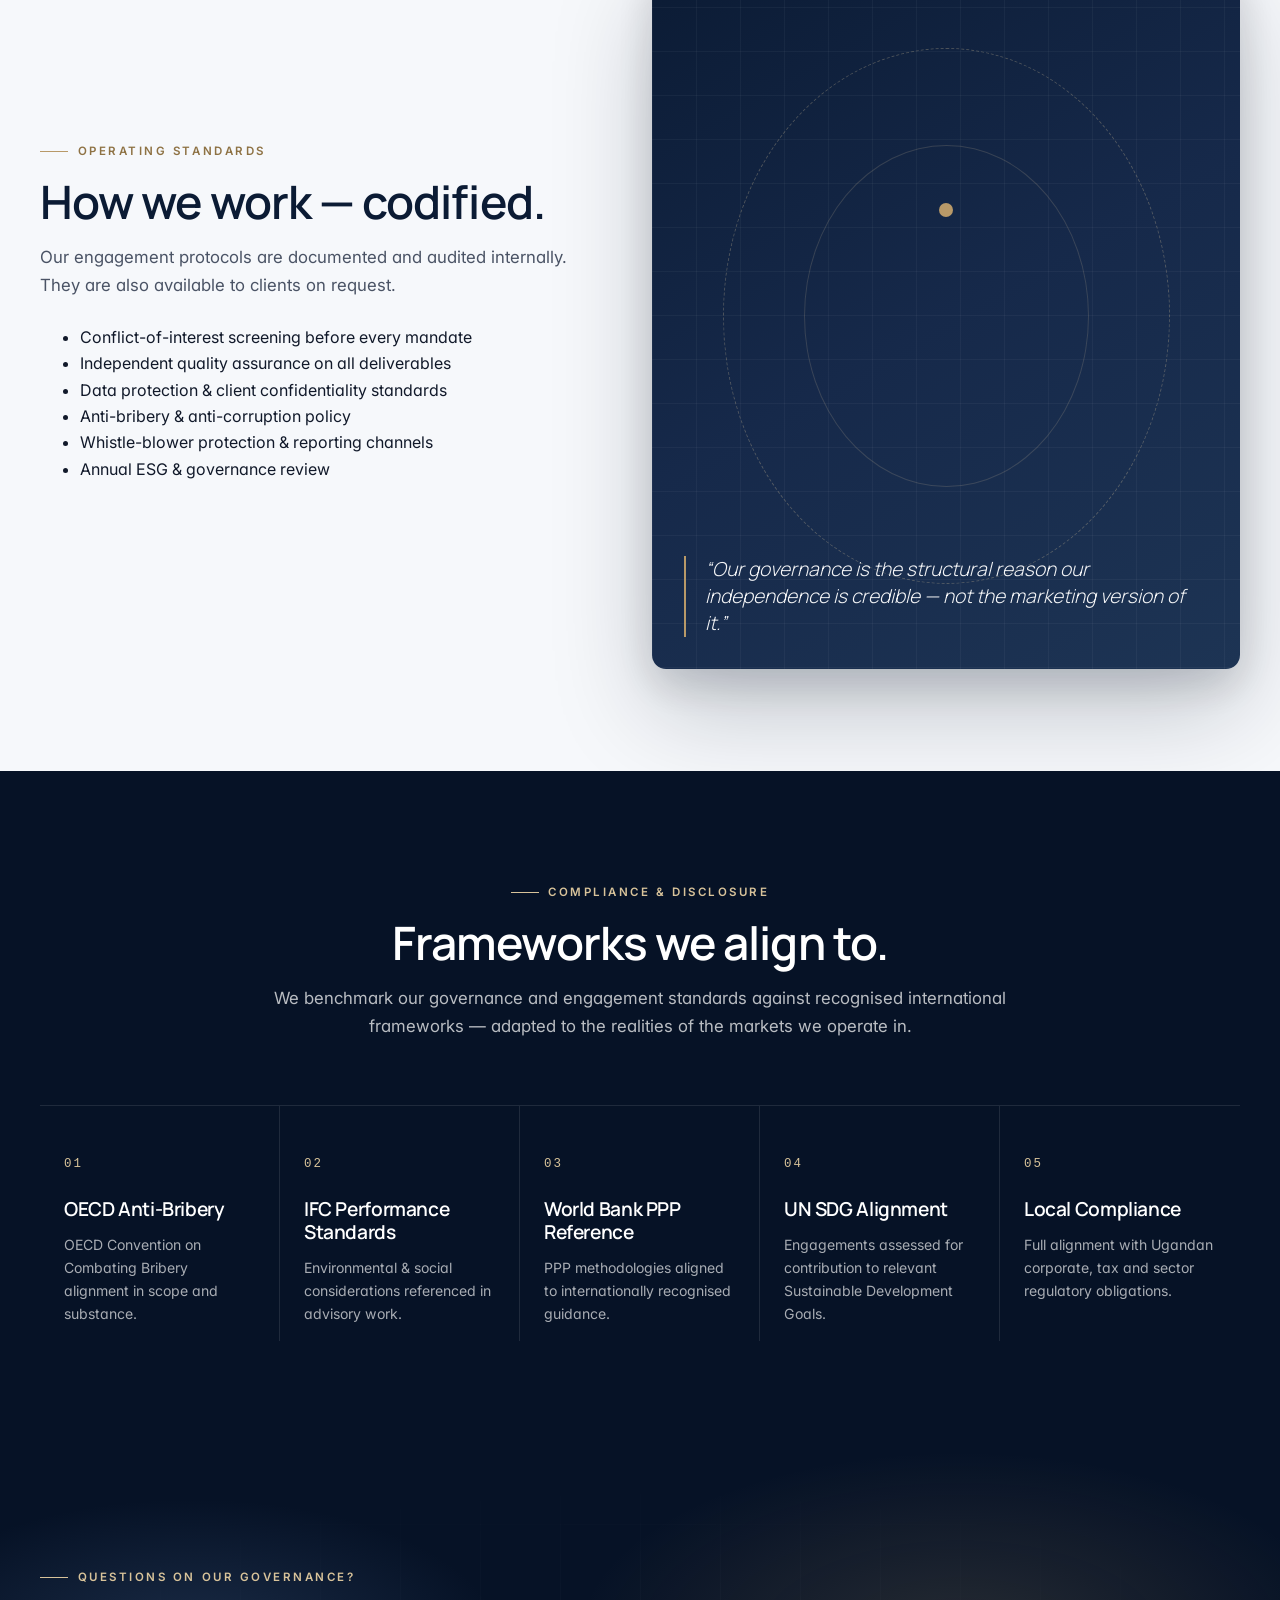
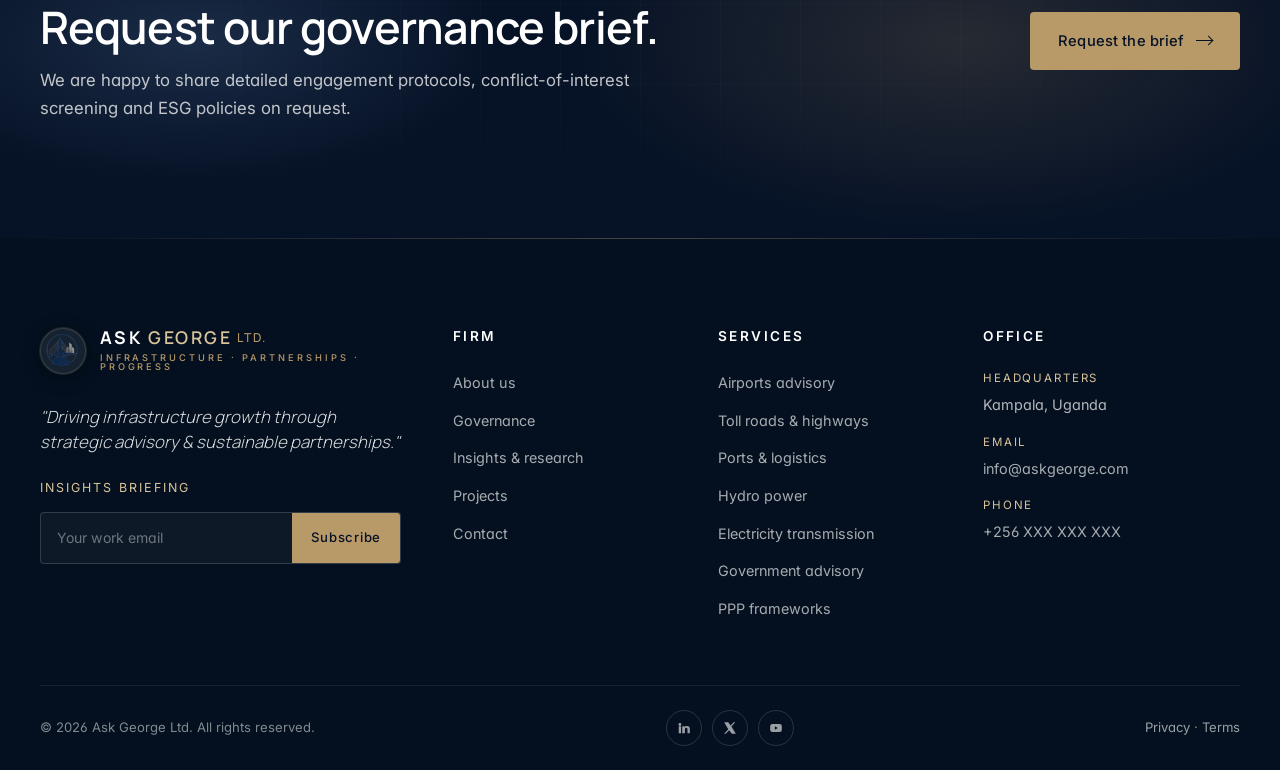
<file: governance.html>
<!doctype html>
<html lang="en">
<head>
  <meta charset="utf-8" />
  <meta name="viewport" content="width=device-width, initial-scale=1, viewport-fit=cover" />
  <meta name="theme-color" content="#061226" />
  <title>Governance — Standards, Integrity & Accountability | Ask George Ltd.</title>
  <meta name="description" content="Governance, integrity and accountability principles that guide Ask George Ltd.'s independent infrastructure and government advisory practice." />

  <link rel="preconnect" href="https://fonts.googleapis.com" />
  <link rel="preconnect" href="https://fonts.gstatic.com" crossorigin />
  <link rel="stylesheet" href="https://fonts.googleapis.com/css2?family=Inter:wght@300;400;500;600;700&family=Manrope:wght@300;400;500;600;700&family=Caveat:wght@500;600&display=swap" />
  <link rel="stylesheet" href="assets/css/main.css" />
  <link rel="stylesheet" href="assets/css/responsive.css" />
  <link rel="stylesheet" href="assets/css/animations.css" />
  <link rel="stylesheet" href="assets/css/utilities.css" />
  <link rel="icon" type="image/svg+xml" href="data:image/svg+xml,%3Csvg xmlns='http://www.w3.org/2000/svg' viewBox='0 0 32 32'%3E%3Crect width='32' height='32' fill='%230b1b34'/%3E%3Cpath d='M5 22 L16 8 L27 22 M5 25 H27' stroke='%23d8c39a' stroke-width='1.6' fill='none' stroke-linecap='round'/%3E%3C/svg%3E" />
</head>
<body>

<header class="site-header is-dark" data-header>
  <div class="container"><div class="nav-bar">
    <a href="index.html" class="brand"><span class="brand-mark" aria-hidden="true"><img src="assets/images/logos/ask-george-mark.png" alt="" /></span><span class="brand-text"><span class="ag-name">ASK <span class="ag-george">GEORGE</span><span class="ag-ltd">LTD.</span></span><span class="ag-tag">Infrastructure · Partnerships · Progress</span></span></a>
    <nav class="nav-primary"><a class="nav-link" data-nav-link href="index.html">Home</a><a class="nav-link" data-nav-link href="about.html">About</a><a class="nav-link" data-nav-link href="services.html">Services</a><a class="nav-link" data-nav-link href="sectors.html">Sectors</a><a class="nav-link" data-nav-link href="projects.html">Projects</a><a class="nav-link" data-nav-link href="insights.html">Insights</a><a class="nav-link" data-nav-link href="governance.html">Governance</a></nav>
    <div class="nav-cta"><a href="contact.html" class="btn btn-gold">Contact us <span class="arrow"></span></a><button class="menu-toggle" type="button" aria-label="Toggle menu" aria-expanded="false"><span></span><span></span><span></span></button></div>
  </div></div>
</header>
<aside class="mobile-drawer" aria-label="Mobile menu">
  <span class="drawer-eyebrow">Navigate</span>
  <nav>
    <a class="nav-link" data-num="01" href="index.html">Home</a>
    <a class="nav-link" data-num="02" href="about.html">About</a>
    <a class="nav-link" data-num="03" href="services.html">Services</a>
    <a class="nav-link" data-num="04" href="sectors.html">Sectors</a>
    <a class="nav-link" data-num="05" href="projects.html">Projects</a>
    <a class="nav-link" data-num="06" href="insights.html">Insights</a>
    <a class="nav-link" data-num="07" href="governance.html">Governance</a>
    <a class="nav-link" data-num="08" href="contact.html">Contact</a>
  </nav>
  <div class="drawer-cta">
    <a href="contact.html" class="btn btn-gold">Start a brief <span class="arrow" aria-hidden="true"></span></a>
  </div>
  <div class="drawer-footer">
    <div class="row"><svg viewBox="0 0 24 24" fill="none" stroke="currentColor" stroke-width="1.6"><path d="M12 2 C8 2 5 5 5 9 C5 14 12 22 12 22 S19 14 19 9 C19 5 16 2 12 2 Z"/><circle cx="12" cy="9" r="2.5"/></svg><span>Kampala, Uganda</span></div>
    <div class="row"><svg viewBox="0 0 24 24" fill="none" stroke="currentColor" stroke-width="1.6"><rect x="3" y="5" width="18" height="14" rx="1"/><path d="M3 7 L12 13 L21 7"/></svg><a href="mailto:info@askgeorge.com">info@askgeorge.com</a></div>
    <div class="row"><svg viewBox="0 0 24 24" fill="none" stroke="currentColor" stroke-width="1.6"><path d="M6 3 H9 L11 8 L9 10 C10 13 12 15 15 16 L17 14 L22 16 V19 C22 20 21 21 20 21 C11 21 3 13 3 4 C3 3 4 3 5 3 Z"/></svg><a href="tel:+256000000000">+256 XXX XXX XXX</a></div>
    <div class="socials">
      <a href="#" aria-label="LinkedIn"><svg viewBox="0 0 24 24" fill="currentColor"><path d="M4.98 3.5a2.5 2.5 0 1 1 0 5 2.5 2.5 0 0 1 0-5ZM3 9h4v12H3V9Zm6 0h3.84v1.64h.05c.54-.98 1.85-2 3.81-2C20.74 8.64 22 10.7 22 14v7h-4v-6.2c0-1.48-.03-3.38-2.06-3.38-2.07 0-2.38 1.6-2.38 3.27V21H9V9Z"/></svg></a>
      <a href="#" aria-label="X"><svg viewBox="0 0 24 24" fill="currentColor"><path d="M18.244 2H21l-6.555 7.49L22 22h-6.828l-4.77-6.142L4.8 22H2.043l7.014-8.013L2 2h6.914l4.31 5.7L18.244 2Z"/></svg></a>
    </div>
  </div>
</aside>

<section class="page-hero">
  <div class="container">
    <nav class="breadcrumb"><a href="index.html">Home</a><span class="sep">/</span><span>Governance</span></nav>
    <span class="eyebrow">Governance &amp; Integrity</span>
    <h1>The standards that hold our advice accountable.</h1>
    <p class="lead">Our governance principles are not a posture — they are the operating model that makes our independence credible to clients, regulators and capital partners.</p>
  </div>
</section>

<!-- Pillars -->
<section class="section">
  <div class="container">
    <div class="section-head" data-reveal>
      <span class="eyebrow">Our Pillars</span>
      <h2>Six commitments we hold ourselves to.</h2>
    </div>

    <div class="gov-pillars" data-stagger>
      <div class="gov-pillar">
        <div class="icon"><svg viewBox="0 0 24 24" fill="none" stroke="currentColor" stroke-width="1.5"><path d="M12 2 L20 6 V13 C20 18 16 21 12 22 C8 21 4 18 4 13 V6 Z"/><path d="M9 12 L11 14 L15 10"/></svg></div>
        <h3>Independence</h3>
        <p>We do not represent vendors, contractors or interested parties. Our advice is structurally aligned with our clients alone.</p>
      </div>
      <div class="gov-pillar">
        <div class="icon"><svg viewBox="0 0 24 24" fill="none" stroke="currentColor" stroke-width="1.5"><circle cx="12" cy="12" r="9"/><path d="M12 7 V12 L15 14"/></svg></div>
        <h3>Integrity</h3>
        <p>Zero tolerance for corruption, bribery and conflicts of interest. We decline engagements that compromise these.</p>
      </div>
      <div class="gov-pillar">
        <div class="icon"><svg viewBox="0 0 24 24" fill="none" stroke="currentColor" stroke-width="1.5"><path d="M5 4 H19 V20 H5 Z M9 9 H15 M9 13 H15 M9 17 H13"/></svg></div>
        <h3>Transparency</h3>
        <p>Methodologies, assumptions and limitations are disclosed upfront. We document why — not only what.</p>
      </div>
      <div class="gov-pillar">
        <div class="icon"><svg viewBox="0 0 24 24" fill="none" stroke="currentColor" stroke-width="1.5"><circle cx="12" cy="8" r="3"/><path d="M5 21 C5 16 8 14 12 14 C16 14 19 16 19 21"/><path d="M14 5 L17 2 L20 5"/></svg></div>
        <h3>Accountability</h3>
        <p>We stand behind our recommendations. Where evidence shifts, we say so — and we correct course.</p>
      </div>
      <div class="gov-pillar">
        <div class="icon"><svg viewBox="0 0 24 24" fill="none" stroke="currentColor" stroke-width="1.5"><path d="M4 12 L9 7 L9 10 H20 V14 H9 V17 Z"/></svg></div>
        <h3>Sustainability</h3>
        <p>Environmental, social and governance considerations are integrated into every engagement — not bolted on.</p>
      </div>
      <div class="gov-pillar">
        <div class="icon"><svg viewBox="0 0 24 24" fill="none" stroke="currentColor" stroke-width="1.5"><circle cx="9" cy="9" r="3"/><circle cx="17" cy="15" r="3"/><path d="M11 11 L15 13"/></svg></div>
        <h3>Stakeholder Respect</h3>
        <p>From ministers to community leaders, we engage with seriousness, preparation and respect for time.</p>
      </div>
    </div>
  </div>
</section>

<!-- Standards / Policies -->
<section class="section section--mist">
  <div class="container">
    <div class="about-band">
      <div data-reveal="left">
        <span class="eyebrow">Operating Standards</span>
        <h2>How we work — codified.</h2>
        <p class="lead">Our engagement protocols are documented and audited internally. They are also available to clients on request.</p>
        <ul class="points" style="margin-top: var(--sp-5);">
          <li>Conflict-of-interest screening before every mandate</li>
          <li>Independent quality assurance on all deliverables</li>
          <li>Data protection &amp; client confidentiality standards</li>
          <li>Anti-bribery &amp; anti-corruption policy</li>
          <li>Whistle-blower protection &amp; reporting channels</li>
          <li>Annual ESG &amp; governance review</li>
        </ul>
      </div>
      <div class="about-visual" data-reveal="right" aria-hidden="true">
        <div class="geo-circle"></div>
        <div class="geo-pin"></div>
        <div class="quote">“Our governance is the structural reason our independence is credible — not the marketing version of it.”</div>
      </div>
    </div>
  </div>
</section>

<!-- Compliance band -->
<section class="section section--dark">
  <div class="container">
    <div class="section-head center" data-reveal>
      <span class="eyebrow light">Compliance &amp; Disclosure</span>
      <h2>Frameworks we align to.</h2>
      <p class="lead">We benchmark our governance and engagement standards against recognised international frameworks — adapted to the realities of the markets we operate in.</p>
    </div>
    <div class="why-grid" data-stagger>
      <div class="why-item"><div class="num">01</div><h3>OECD Anti-Bribery</h3><p>OECD Convention on Combating Bribery alignment in scope and substance.</p></div>
      <div class="why-item"><div class="num">02</div><h3>IFC Performance Standards</h3><p>Environmental &amp; social considerations referenced in advisory work.</p></div>
      <div class="why-item"><div class="num">03</div><h3>World Bank PPP Reference</h3><p>PPP methodologies aligned to internationally recognised guidance.</p></div>
      <div class="why-item"><div class="num">04</div><h3>UN SDG Alignment</h3><p>Engagements assessed for contribution to relevant Sustainable Development Goals.</p></div>
      <div class="why-item"><div class="num">05</div><h3>Local Compliance</h3><p>Full alignment with Ugandan corporate, tax and sector regulatory obligations.</p></div>
    </div>
  </div>
</section>

<section class="cta-block">
  <div class="container">
    <div class="cta-inner" data-reveal>
      <div>
        <span class="eyebrow light">Questions on our governance?</span>
        <h2>Request our governance brief.</h2>
        <p>We are happy to share detailed engagement protocols, conflict-of-interest screening and ESG policies on request.</p>
      </div>
      <div class="cta-actions">
        <a href="contact.html" class="btn btn-gold">Request the brief <span class="arrow"></span></a>
      </div>
    </div>
  </div>
</section>

<footer class="site-footer">
  <div class="container">
    <div class="footer-grid">
      <div class="footer-brand">
        <a href="index.html" class="brand"><span class="brand-mark" aria-hidden="true"><img src="assets/images/logos/ask-george-mark.png" alt="" /></span><span class="brand-text"><span class="ag-name">ASK <span class="ag-george">GEORGE</span><span class="ag-ltd">LTD.</span></span><span class="ag-tag">Infrastructure · Partnerships · Progress</span></span></a>
        <p class="footer-tagline">"Driving infrastructure growth through strategic advisory &amp; sustainable partnerships."</p>
        <form class="footer-newsletter" data-newsletter><label for="footer-email">Insights briefing</label><div class="nl-form"><input id="footer-email" type="email" required placeholder="Your work email"/><button type="submit">Subscribe</button></div></form>
      </div>
      <div class="footer-col"><h4>Firm</h4><ul><li><a href="about.html">About us</a></li><li><a href="governance.html">Governance</a></li><li><a href="insights.html">Insights &amp; research</a></li><li><a href="projects.html">Projects</a></li><li><a href="contact.html">Contact</a></li></ul></div>
      <div class="footer-col"><h4>Services</h4><ul><li><a href="services.html#airports">Airports advisory</a></li><li><a href="services.html#roads">Toll roads &amp; highways</a></li><li><a href="services.html#ports">Ports &amp; logistics</a></li><li><a href="services.html#hydro">Hydro power</a></li><li><a href="services.html#energy">Electricity transmission</a></li><li><a href="services.html#government">Government advisory</a></li><li><a href="services.html#ppp">PPP frameworks</a></li></ul></div>
      <div class="footer-col footer-contact"><h4>Office</h4><p class="label">Headquarters</p><p>Kampala, Uganda</p><p class="label" style="margin-top:1rem;">Email</p><p><a href="mailto:info@askgeorge.com">info@askgeorge.com</a></p><p class="label" style="margin-top:1rem;">Phone</p><p><a href="tel:+256000000000">+256 XXX XXX XXX</a></p></div>
    </div>
    <div class="footer-bottom">
      <span>© <span data-year>2026</span> Ask George Ltd. All rights reserved.</span>
      <div class="footer-socials"><a href="#" aria-label="LinkedIn"><svg viewBox="0 0 24 24" fill="currentColor"><path d="M4.98 3.5a2.5 2.5 0 1 1 0 5 2.5 2.5 0 0 1 0-5ZM3 9h4v12H3V9Zm6 0h3.84v1.64h.05c.54-.98 1.85-2 3.81-2C20.74 8.64 22 10.7 22 14v7h-4v-6.2c0-1.48-.03-3.38-2.06-3.38-2.07 0-2.38 1.6-2.38 3.27V21H9V9Z"/></svg></a><a href="#" aria-label="X"><svg viewBox="0 0 24 24" fill="currentColor"><path d="M18.244 2H21l-6.555 7.49L22 22h-6.828l-4.77-6.142L4.8 22H2.043l7.014-8.013L2 2h6.914l4.31 5.7L18.244 2Z"/></svg></a><a href="#" aria-label="YouTube"><svg viewBox="0 0 24 24" fill="currentColor"><path d="M21.6 7.2a2.5 2.5 0 0 0-1.76-1.77C18.2 5 12 5 12 5s-6.2 0-7.84.43A2.5 2.5 0 0 0 2.4 7.2 26 26 0 0 0 2 12a26 26 0 0 0 .4 4.8 2.5 2.5 0 0 0 1.76 1.77C5.8 19 12 19 12 19s6.2 0 7.84-.43a2.5 2.5 0 0 0 1.76-1.77A26 26 0 0 0 22 12a26 26 0 0 0-.4-4.8ZM10 15V9l5.2 3-5.2 3Z"/></svg></a></div>
      <span><a href="#">Privacy</a> · <a href="#">Terms</a></span>
    </div>
  </div>
</footer>

<script src="assets/js/navigation.js" defer></script>
<script src="assets/js/scroll-effects.js" defer></script>
<script src="assets/js/animations.js" defer></script>
<script src="assets/js/main.js" defer></script>
</body>
</html>
</file>
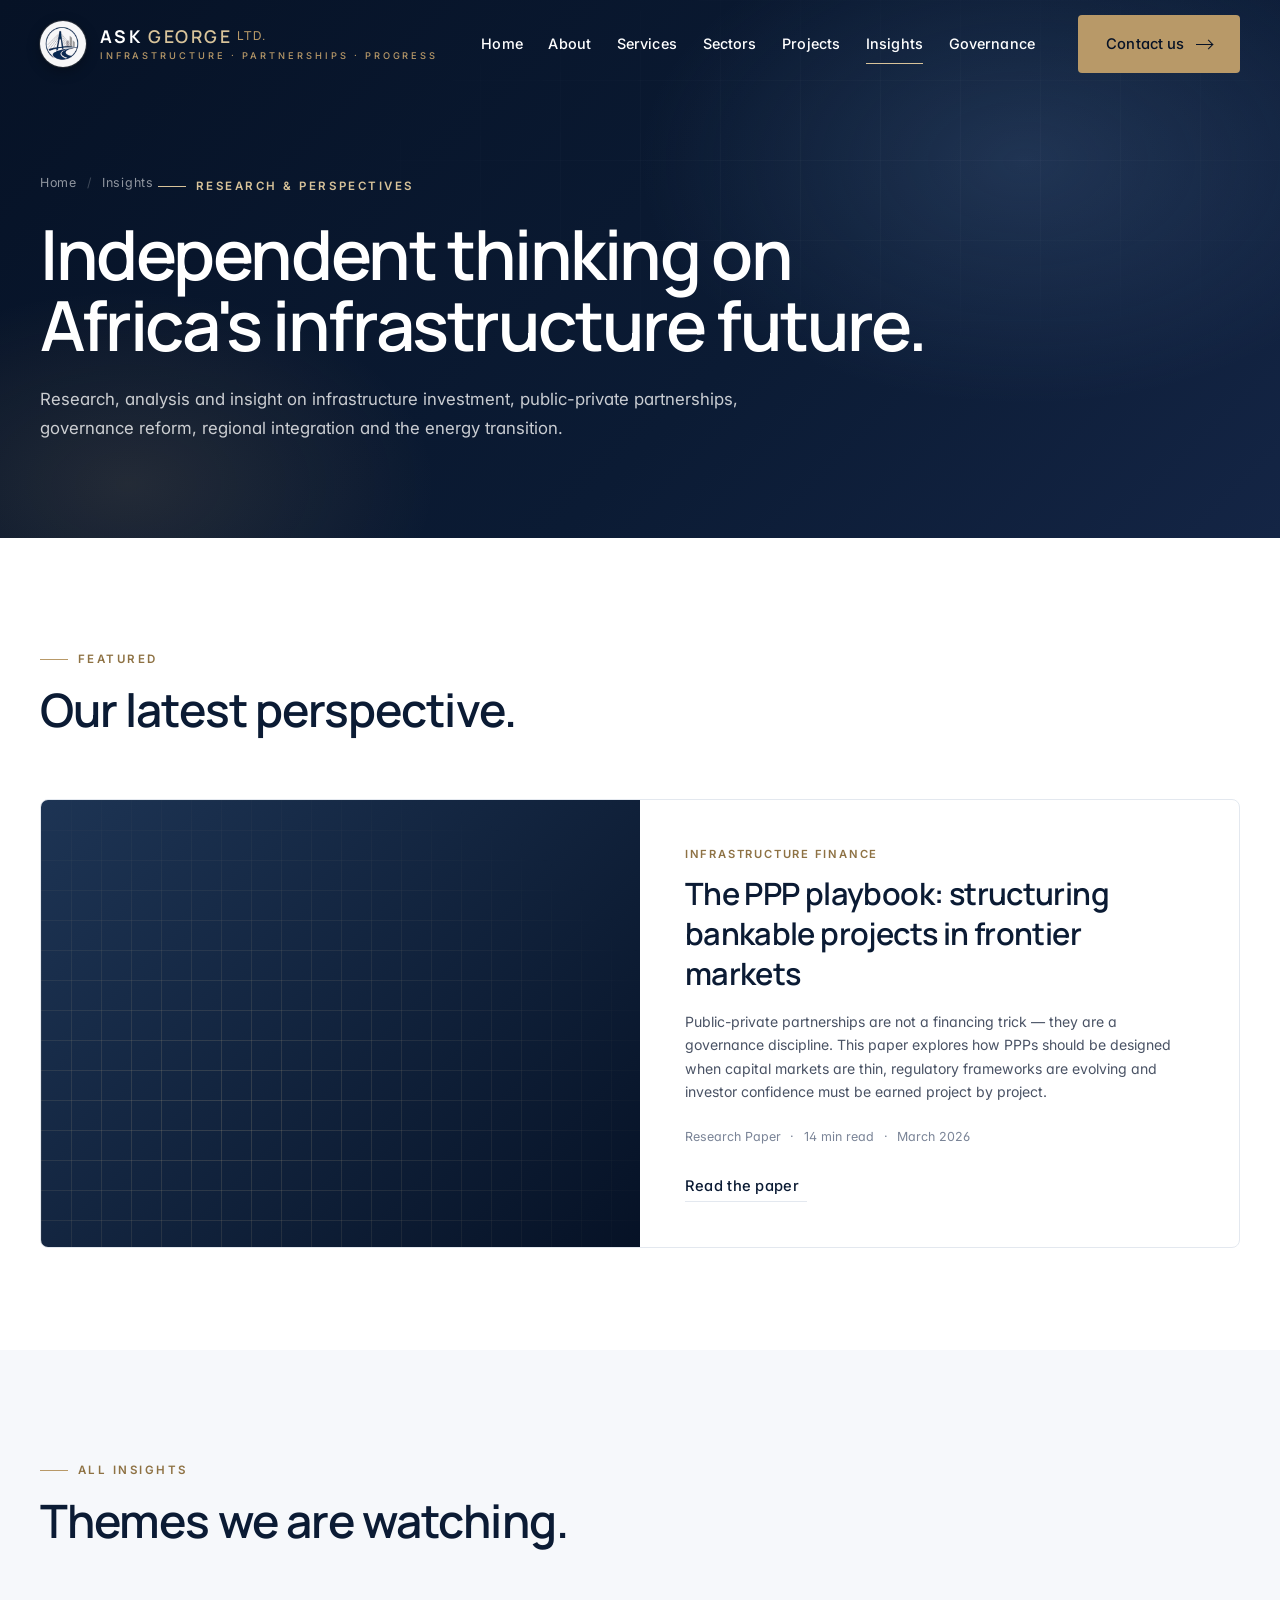
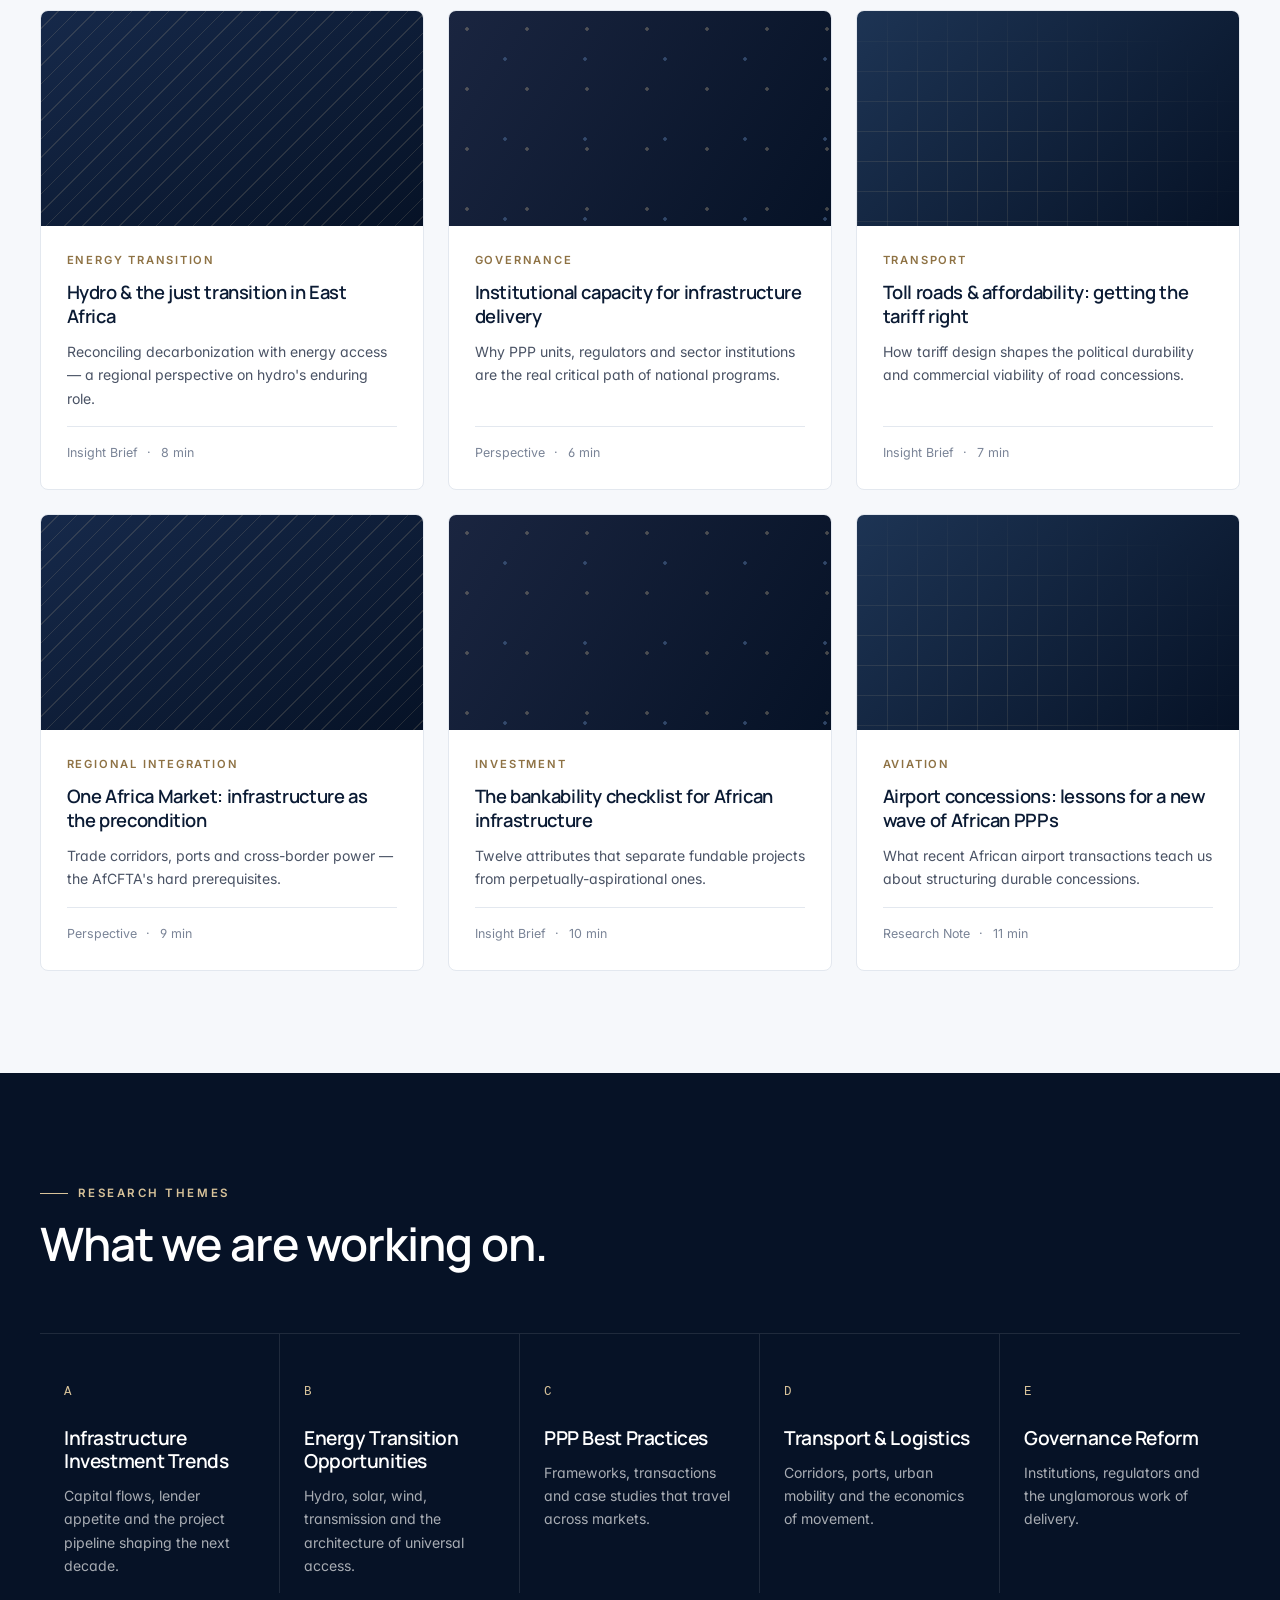
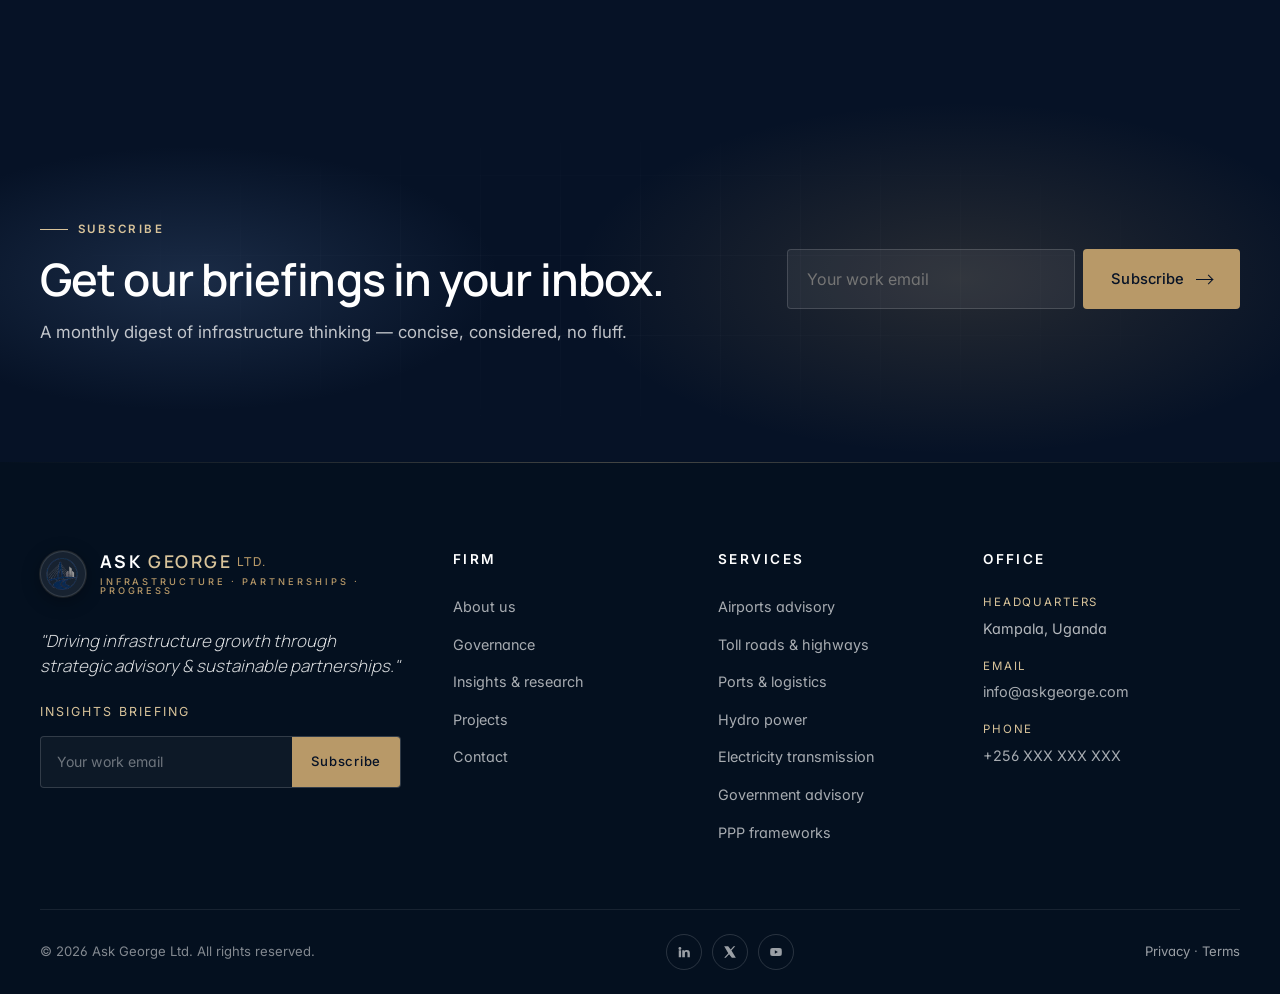
<file: insights.html>
<!doctype html>
<html lang="en">
<head>
  <meta charset="utf-8" />
  <meta name="viewport" content="width=device-width, initial-scale=1, viewport-fit=cover" />
  <meta name="theme-color" content="#061226" />
  <title>Insights & Research — Ask George Ltd.</title>
  <meta name="description" content="Independent thinking on infrastructure investment, PPP best practices, energy transition, governance reform and regional integration." />

  <link rel="preconnect" href="https://fonts.googleapis.com" />
  <link rel="preconnect" href="https://fonts.gstatic.com" crossorigin />
  <link rel="stylesheet" href="https://fonts.googleapis.com/css2?family=Inter:wght@300;400;500;600;700&family=Manrope:wght@300;400;500;600;700&family=Caveat:wght@500;600&display=swap" />
  <link rel="stylesheet" href="assets/css/main.css" />
  <link rel="stylesheet" href="assets/css/responsive.css" />
  <link rel="stylesheet" href="assets/css/animations.css" />
  <link rel="stylesheet" href="assets/css/utilities.css" />
  <link rel="icon" type="image/svg+xml" href="data:image/svg+xml,%3Csvg xmlns='http://www.w3.org/2000/svg' viewBox='0 0 32 32'%3E%3Crect width='32' height='32' fill='%230b1b34'/%3E%3Cpath d='M5 22 L16 8 L27 22 M5 25 H27' stroke='%23d8c39a' stroke-width='1.6' fill='none' stroke-linecap='round'/%3E%3C/svg%3E" />
</head>
<body>

<header class="site-header is-dark" data-header>
  <div class="container"><div class="nav-bar">
    <a href="index.html" class="brand"><span class="brand-mark" aria-hidden="true"><img src="assets/images/logos/ask-george-mark.png" alt="" /></span><span class="brand-text"><span class="ag-name">ASK <span class="ag-george">GEORGE</span><span class="ag-ltd">LTD.</span></span><span class="ag-tag">Infrastructure · Partnerships · Progress</span></span></a>
    <nav class="nav-primary"><a class="nav-link" data-nav-link href="index.html">Home</a><a class="nav-link" data-nav-link href="about.html">About</a><a class="nav-link" data-nav-link href="services.html">Services</a><a class="nav-link" data-nav-link href="sectors.html">Sectors</a><a class="nav-link" data-nav-link href="projects.html">Projects</a><a class="nav-link" data-nav-link href="insights.html">Insights</a><a class="nav-link" data-nav-link href="governance.html">Governance</a></nav>
    <div class="nav-cta"><a href="contact.html" class="btn btn-gold">Contact us <span class="arrow"></span></a><button class="menu-toggle" type="button" aria-label="Toggle menu" aria-expanded="false"><span></span><span></span><span></span></button></div>
  </div></div>
</header>
<aside class="mobile-drawer" aria-label="Mobile menu">
  <span class="drawer-eyebrow">Navigate</span>
  <nav>
    <a class="nav-link" data-num="01" href="index.html">Home</a>
    <a class="nav-link" data-num="02" href="about.html">About</a>
    <a class="nav-link" data-num="03" href="services.html">Services</a>
    <a class="nav-link" data-num="04" href="sectors.html">Sectors</a>
    <a class="nav-link" data-num="05" href="projects.html">Projects</a>
    <a class="nav-link" data-num="06" href="insights.html">Insights</a>
    <a class="nav-link" data-num="07" href="governance.html">Governance</a>
    <a class="nav-link" data-num="08" href="contact.html">Contact</a>
  </nav>
  <div class="drawer-cta">
    <a href="contact.html" class="btn btn-gold">Start a brief <span class="arrow" aria-hidden="true"></span></a>
  </div>
  <div class="drawer-footer">
    <div class="row"><svg viewBox="0 0 24 24" fill="none" stroke="currentColor" stroke-width="1.6"><path d="M12 2 C8 2 5 5 5 9 C5 14 12 22 12 22 S19 14 19 9 C19 5 16 2 12 2 Z"/><circle cx="12" cy="9" r="2.5"/></svg><span>Kampala, Uganda</span></div>
    <div class="row"><svg viewBox="0 0 24 24" fill="none" stroke="currentColor" stroke-width="1.6"><rect x="3" y="5" width="18" height="14" rx="1"/><path d="M3 7 L12 13 L21 7"/></svg><a href="mailto:info@askgeorge.com">info@askgeorge.com</a></div>
    <div class="row"><svg viewBox="0 0 24 24" fill="none" stroke="currentColor" stroke-width="1.6"><path d="M6 3 H9 L11 8 L9 10 C10 13 12 15 15 16 L17 14 L22 16 V19 C22 20 21 21 20 21 C11 21 3 13 3 4 C3 3 4 3 5 3 Z"/></svg><a href="tel:+256000000000">+256 XXX XXX XXX</a></div>
    <div class="socials">
      <a href="#" aria-label="LinkedIn"><svg viewBox="0 0 24 24" fill="currentColor"><path d="M4.98 3.5a2.5 2.5 0 1 1 0 5 2.5 2.5 0 0 1 0-5ZM3 9h4v12H3V9Zm6 0h3.84v1.64h.05c.54-.98 1.85-2 3.81-2C20.74 8.64 22 10.7 22 14v7h-4v-6.2c0-1.48-.03-3.38-2.06-3.38-2.07 0-2.38 1.6-2.38 3.27V21H9V9Z"/></svg></a>
      <a href="#" aria-label="X"><svg viewBox="0 0 24 24" fill="currentColor"><path d="M18.244 2H21l-6.555 7.49L22 22h-6.828l-4.77-6.142L4.8 22H2.043l7.014-8.013L2 2h6.914l4.31 5.7L18.244 2Z"/></svg></a>
    </div>
  </div>
</aside>

<section class="page-hero">
  <div class="container">
    <nav class="breadcrumb"><a href="index.html">Home</a><span class="sep">/</span><span>Insights</span></nav>
    <span class="eyebrow">Research &amp; Perspectives</span>
    <h1>Independent thinking on Africa&apos;s infrastructure future.</h1>
    <p class="lead">Research, analysis and insight on infrastructure investment, public-private partnerships, governance reform, regional integration and the energy transition.</p>
  </div>
</section>

<!-- Featured insight -->
<section class="section">
  <div class="container">
    <div class="section-head" data-reveal>
      <span class="eyebrow">Featured</span>
      <h2>Our latest perspective.</h2>
    </div>

    <article class="insight-card is-featured" data-reveal style="display:grid; grid-template-columns: 1fr 1fr; gap:0; overflow:hidden; border-radius: var(--r-md);">
      <div class="ic-image" style="aspect-ratio: auto;"><div class="ic-art ic-art-1"></div></div>
      <div class="ic-body" style="padding: clamp(2rem, 3.5vw, 3rem); justify-content: center;">
        <span class="ic-tag">Infrastructure Finance</span>
        <h3 style="font-size: clamp(1.5rem, 2.4vw, 2rem); margin-bottom: 1rem;">The PPP playbook: structuring bankable projects in frontier markets</h3>
        <p>Public-private partnerships are not a financing trick — they are a governance discipline. This paper explores how PPPs should be designed when capital markets are thin, regulatory frameworks are evolving and investor confidence must be earned project by project.</p>
        <div class="ic-foot" style="border:none; padding-top: 0.5rem;"><span>Research Paper</span><span>·</span><span>14 min read</span><span>·</span><span>March 2026</span></div>
        <div style="margin-top: 1.5rem;"><a href="#" class="btn-text">Read the paper <span class="arrow"></span></a></div>
      </div>
    </article>
  </div>
</section>

<!-- All insights -->
<section class="section section--mist">
  <div class="container">
    <div class="section-head" data-reveal>
      <span class="eyebrow">All Insights</span>
      <h2>Themes we are watching.</h2>
    </div>

    <div class="insights-grid" data-stagger style="grid-template-columns: repeat(3, 1fr);">
      <article class="insight-card">
        <div class="ic-image"><div class="ic-art ic-art-2"></div></div>
        <div class="ic-body">
          <span class="ic-tag">Energy Transition</span>
          <h3>Hydro &amp; the just transition in East Africa</h3>
          <p>Reconciling decarbonization with energy access — a regional perspective on hydro's enduring role.</p>
          <div class="ic-foot"><span>Insight Brief</span><span>·</span><span>8 min</span></div>
        </div>
      </article>

      <article class="insight-card">
        <div class="ic-image"><div class="ic-art ic-art-3"></div></div>
        <div class="ic-body">
          <span class="ic-tag">Governance</span>
          <h3>Institutional capacity for infrastructure delivery</h3>
          <p>Why PPP units, regulators and sector institutions are the real critical path of national programs.</p>
          <div class="ic-foot"><span>Perspective</span><span>·</span><span>6 min</span></div>
        </div>
      </article>

      <article class="insight-card">
        <div class="ic-image"><div class="ic-art ic-art-1"></div></div>
        <div class="ic-body">
          <span class="ic-tag">Transport</span>
          <h3>Toll roads &amp; affordability: getting the tariff right</h3>
          <p>How tariff design shapes the political durability and commercial viability of road concessions.</p>
          <div class="ic-foot"><span>Insight Brief</span><span>·</span><span>7 min</span></div>
        </div>
      </article>

      <article class="insight-card">
        <div class="ic-image"><div class="ic-art ic-art-2"></div></div>
        <div class="ic-body">
          <span class="ic-tag">Regional Integration</span>
          <h3>One Africa Market: infrastructure as the precondition</h3>
          <p>Trade corridors, ports and cross-border power — the AfCFTA's hard prerequisites.</p>
          <div class="ic-foot"><span>Perspective</span><span>·</span><span>9 min</span></div>
        </div>
      </article>

      <article class="insight-card">
        <div class="ic-image"><div class="ic-art ic-art-3"></div></div>
        <div class="ic-body">
          <span class="ic-tag">Investment</span>
          <h3>The bankability checklist for African infrastructure</h3>
          <p>Twelve attributes that separate fundable projects from perpetually-aspirational ones.</p>
          <div class="ic-foot"><span>Insight Brief</span><span>·</span><span>10 min</span></div>
        </div>
      </article>

      <article class="insight-card">
        <div class="ic-image"><div class="ic-art ic-art-1"></div></div>
        <div class="ic-body">
          <span class="ic-tag">Aviation</span>
          <h3>Airport concessions: lessons for a new wave of African PPPs</h3>
          <p>What recent African airport transactions teach us about structuring durable concessions.</p>
          <div class="ic-foot"><span>Research Note</span><span>·</span><span>11 min</span></div>
        </div>
      </article>
    </div>
  </div>
</section>

<!-- Topics -->
<section class="section section--dark">
  <div class="container">
    <div class="section-head" data-reveal>
      <span class="eyebrow light">Research Themes</span>
      <h2>What we are working on.</h2>
    </div>
    <div class="why-grid" data-stagger>
      <div class="why-item"><div class="num">A</div><h3>Infrastructure Investment Trends</h3><p>Capital flows, lender appetite and the project pipeline shaping the next decade.</p></div>
      <div class="why-item"><div class="num">B</div><h3>Energy Transition Opportunities</h3><p>Hydro, solar, wind, transmission and the architecture of universal access.</p></div>
      <div class="why-item"><div class="num">C</div><h3>PPP Best Practices</h3><p>Frameworks, transactions and case studies that travel across markets.</p></div>
      <div class="why-item"><div class="num">D</div><h3>Transport &amp; Logistics</h3><p>Corridors, ports, urban mobility and the economics of movement.</p></div>
      <div class="why-item"><div class="num">E</div><h3>Governance Reform</h3><p>Institutions, regulators and the unglamorous work of delivery.</p></div>
    </div>
  </div>
</section>

<section class="cta-block">
  <div class="container">
    <div class="cta-inner" data-reveal>
      <div>
        <span class="eyebrow light">Subscribe</span>
        <h2>Get our briefings in your inbox.</h2>
        <p>A monthly digest of infrastructure thinking — concise, considered, no fluff.</p>
      </div>
      <div class="cta-actions">
        <form data-newsletter style="display:flex; gap:0.5rem; flex-wrap:wrap;">
          <input type="email" required placeholder="Your work email" style="padding:1rem 1.2rem; background:rgba(255,255,255,.06); border:1px solid rgba(255,255,255,.15); border-radius:4px; color:#fff; min-width:240px;" />
          <button type="submit" class="btn btn-gold">Subscribe <span class="arrow"></span></button>
        </form>
      </div>
    </div>
  </div>
</section>

<footer class="site-footer">
  <div class="container">
    <div class="footer-grid">
      <div class="footer-brand">
        <a href="index.html" class="brand"><span class="brand-mark" aria-hidden="true"><img src="assets/images/logos/ask-george-mark.png" alt="" /></span><span class="brand-text"><span class="ag-name">ASK <span class="ag-george">GEORGE</span><span class="ag-ltd">LTD.</span></span><span class="ag-tag">Infrastructure · Partnerships · Progress</span></span></a>
        <p class="footer-tagline">"Driving infrastructure growth through strategic advisory &amp; sustainable partnerships."</p>
        <form class="footer-newsletter" data-newsletter><label for="footer-email">Insights briefing</label><div class="nl-form"><input id="footer-email" type="email" required placeholder="Your work email"/><button type="submit">Subscribe</button></div></form>
      </div>
      <div class="footer-col"><h4>Firm</h4><ul><li><a href="about.html">About us</a></li><li><a href="governance.html">Governance</a></li><li><a href="insights.html">Insights &amp; research</a></li><li><a href="projects.html">Projects</a></li><li><a href="contact.html">Contact</a></li></ul></div>
      <div class="footer-col"><h4>Services</h4><ul><li><a href="services.html#airports">Airports advisory</a></li><li><a href="services.html#roads">Toll roads &amp; highways</a></li><li><a href="services.html#ports">Ports &amp; logistics</a></li><li><a href="services.html#hydro">Hydro power</a></li><li><a href="services.html#energy">Electricity transmission</a></li><li><a href="services.html#government">Government advisory</a></li><li><a href="services.html#ppp">PPP frameworks</a></li></ul></div>
      <div class="footer-col footer-contact"><h4>Office</h4><p class="label">Headquarters</p><p>Kampala, Uganda</p><p class="label" style="margin-top:1rem;">Email</p><p><a href="mailto:info@askgeorge.com">info@askgeorge.com</a></p><p class="label" style="margin-top:1rem;">Phone</p><p><a href="tel:+256000000000">+256 XXX XXX XXX</a></p></div>
    </div>
    <div class="footer-bottom">
      <span>© <span data-year>2026</span> Ask George Ltd. All rights reserved.</span>
      <div class="footer-socials"><a href="#" aria-label="LinkedIn"><svg viewBox="0 0 24 24" fill="currentColor"><path d="M4.98 3.5a2.5 2.5 0 1 1 0 5 2.5 2.5 0 0 1 0-5ZM3 9h4v12H3V9Zm6 0h3.84v1.64h.05c.54-.98 1.85-2 3.81-2C20.74 8.64 22 10.7 22 14v7h-4v-6.2c0-1.48-.03-3.38-2.06-3.38-2.07 0-2.38 1.6-2.38 3.27V21H9V9Z"/></svg></a><a href="#" aria-label="X"><svg viewBox="0 0 24 24" fill="currentColor"><path d="M18.244 2H21l-6.555 7.49L22 22h-6.828l-4.77-6.142L4.8 22H2.043l7.014-8.013L2 2h6.914l4.31 5.7L18.244 2Z"/></svg></a><a href="#" aria-label="YouTube"><svg viewBox="0 0 24 24" fill="currentColor"><path d="M21.6 7.2a2.5 2.5 0 0 0-1.76-1.77C18.2 5 12 5 12 5s-6.2 0-7.84.43A2.5 2.5 0 0 0 2.4 7.2 26 26 0 0 0 2 12a26 26 0 0 0 .4 4.8 2.5 2.5 0 0 0 1.76 1.77C5.8 19 12 19 12 19s6.2 0 7.84-.43a2.5 2.5 0 0 0 1.76-1.77A26 26 0 0 0 22 12a26 26 0 0 0-.4-4.8ZM10 15V9l5.2 3-5.2 3Z"/></svg></a></div>
      <span><a href="#">Privacy</a> · <a href="#">Terms</a></span>
    </div>
  </div>
</footer>

<script src="assets/js/navigation.js" defer></script>
<script src="assets/js/scroll-effects.js" defer></script>
<script src="assets/js/animations.js" defer></script>
<script src="assets/js/main.js" defer></script>
</body>
</html>
</file>
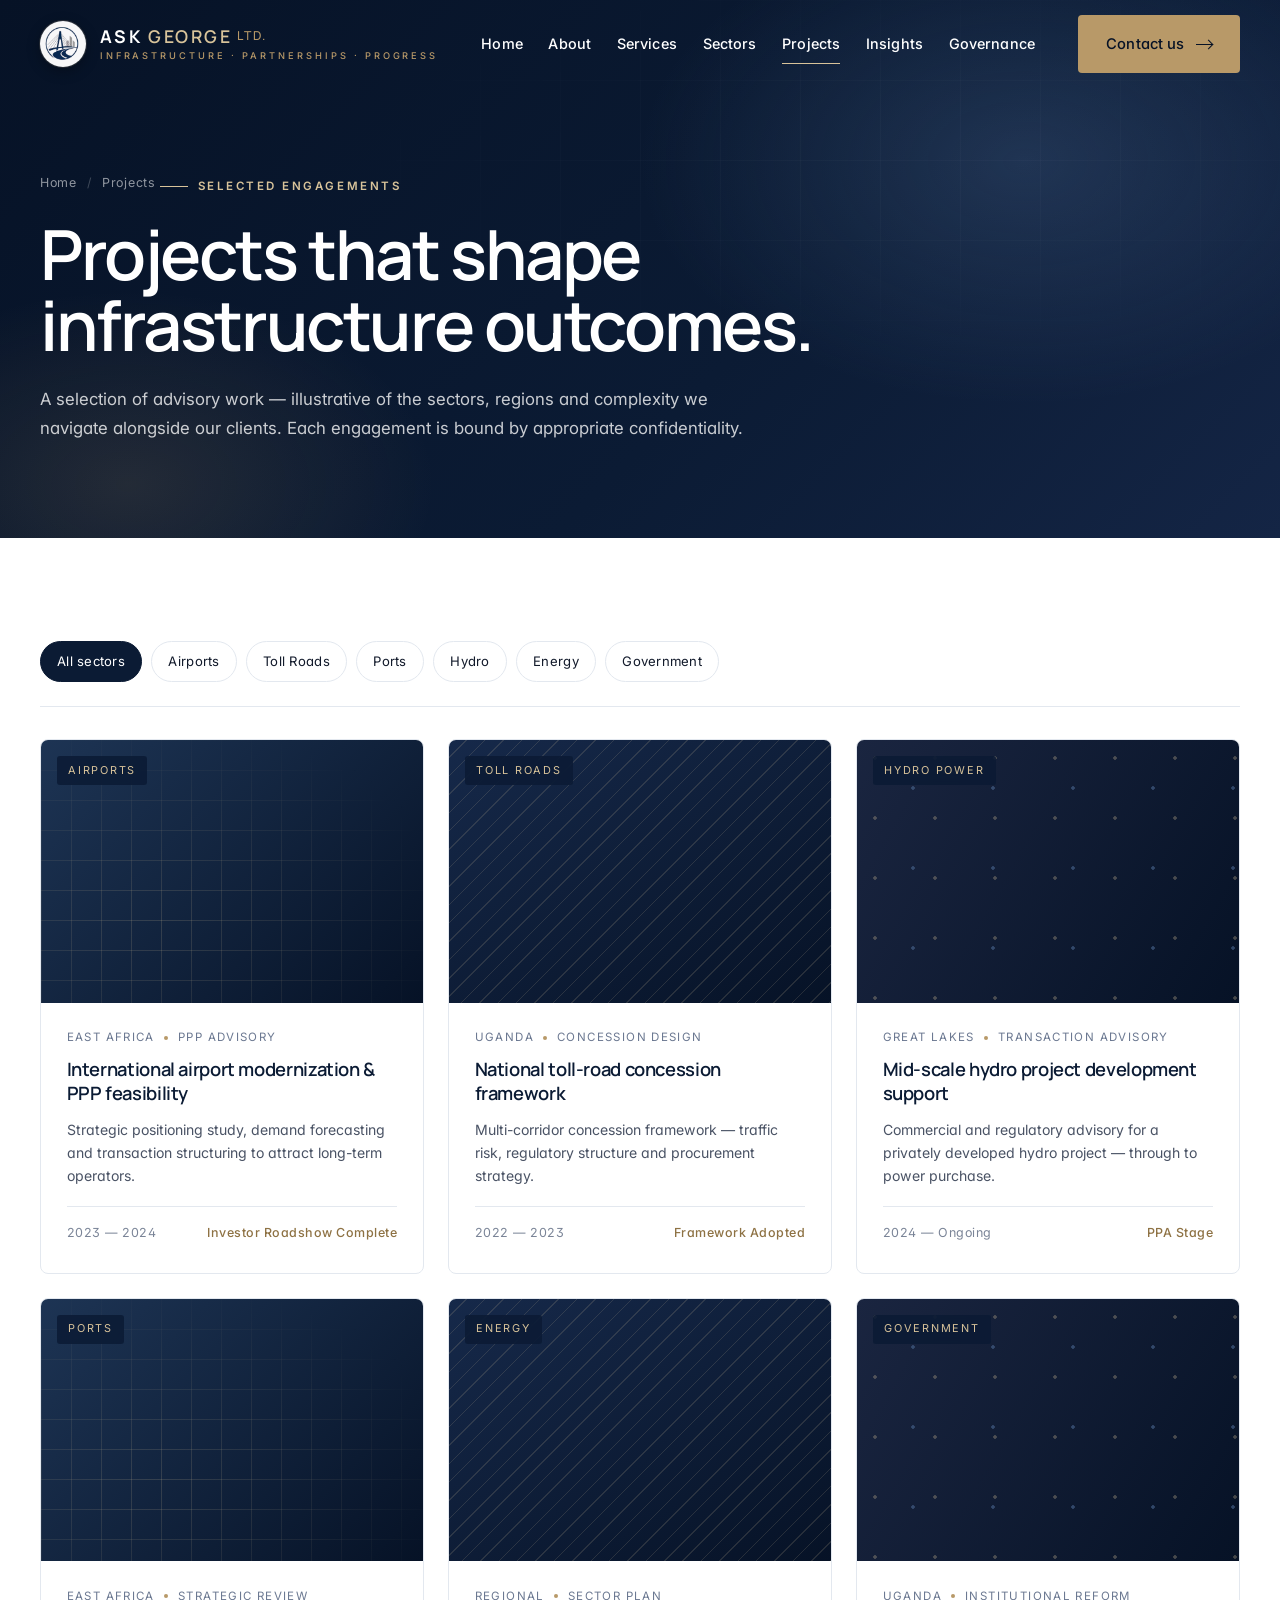
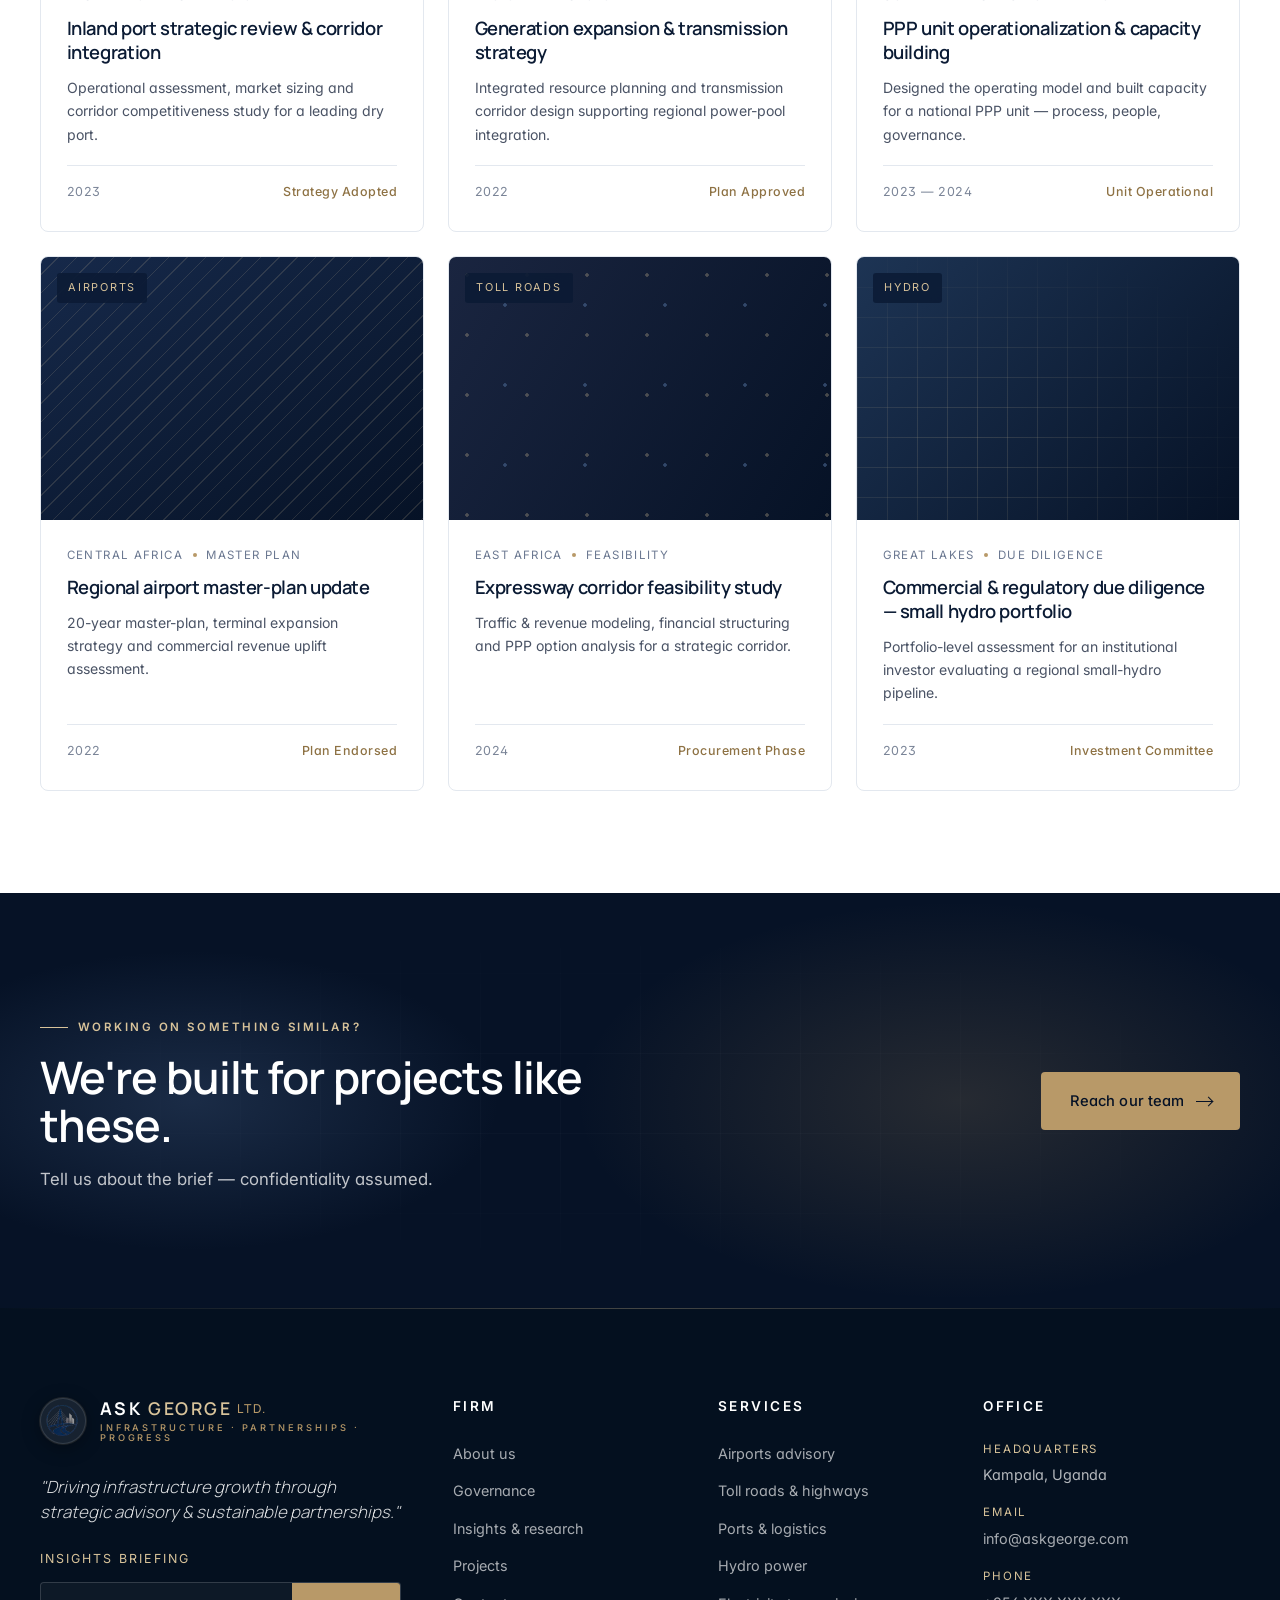
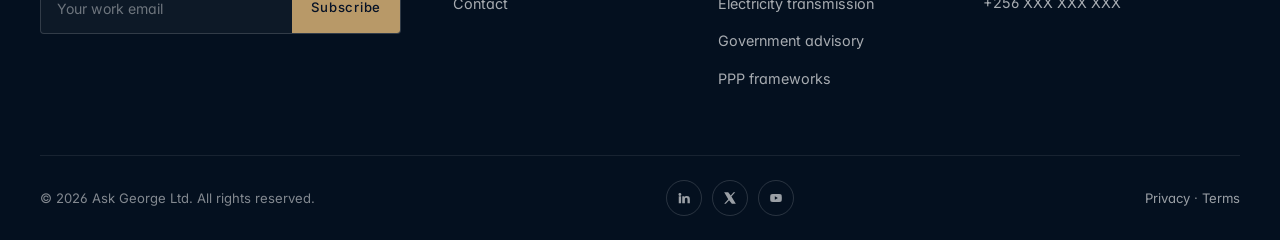
<file: projects.html>
<!doctype html>
<html lang="en">
<head>
  <meta charset="utf-8" />
  <meta name="viewport" content="width=device-width, initial-scale=1, viewport-fit=cover" />
  <meta name="theme-color" content="#061226" />
  <title>Projects & Case Studies — Ask George Ltd.</title>
  <meta name="description" content="Selected infrastructure advisory engagements — airports, roads, energy, hydro, ports and government — across Africa and emerging markets." />

  <link rel="preconnect" href="https://fonts.googleapis.com" />
  <link rel="preconnect" href="https://fonts.gstatic.com" crossorigin />
  <link rel="stylesheet" href="https://fonts.googleapis.com/css2?family=Inter:wght@300;400;500;600;700&family=Manrope:wght@300;400;500;600;700&family=Caveat:wght@500;600&display=swap" />
  <link rel="stylesheet" href="assets/css/main.css" />
  <link rel="stylesheet" href="assets/css/responsive.css" />
  <link rel="stylesheet" href="assets/css/animations.css" />
  <link rel="stylesheet" href="assets/css/utilities.css" />
  <link rel="icon" type="image/svg+xml" href="data:image/svg+xml,%3Csvg xmlns='http://www.w3.org/2000/svg' viewBox='0 0 32 32'%3E%3Crect width='32' height='32' fill='%230b1b34'/%3E%3Cpath d='M5 22 L16 8 L27 22 M5 25 H27' stroke='%23d8c39a' stroke-width='1.6' fill='none' stroke-linecap='round'/%3E%3C/svg%3E" />
  <style>
    /* Filter bar — page-scoped, can move to main.css later */
    .filter-bar {
      display: flex; flex-wrap: wrap; gap: 0.6rem;
      margin-bottom: var(--sp-6);
      padding-bottom: var(--sp-5);
      border-bottom: 1px solid var(--ag-line);
    }
    .filter-pill {
      padding: 0.55rem 1rem;
      border: 1px solid var(--ag-line);
      border-radius: 999px;
      font-size: 0.82rem;
      letter-spacing: 0.02em;
      color: var(--ag-text);
      transition: all 240ms var(--ease);
      cursor: pointer;
      background: transparent;
    }
    .filter-pill:hover { border-color: var(--ag-navy); }
    .filter-pill.is-active { background: var(--ag-navy); color: var(--ag-white); border-color: var(--ag-navy); }
  </style>
</head>
<body>

<header class="site-header is-dark" data-header>
  <div class="container"><div class="nav-bar">
    <a href="index.html" class="brand"><span class="brand-mark" aria-hidden="true"><img src="assets/images/logos/ask-george-mark.png" alt="" /></span><span class="brand-text"><span class="ag-name">ASK <span class="ag-george">GEORGE</span><span class="ag-ltd">LTD.</span></span><span class="ag-tag">Infrastructure · Partnerships · Progress</span></span></a>
    <nav class="nav-primary"><a class="nav-link" data-nav-link href="index.html">Home</a><a class="nav-link" data-nav-link href="about.html">About</a><a class="nav-link" data-nav-link href="services.html">Services</a><a class="nav-link" data-nav-link href="sectors.html">Sectors</a><a class="nav-link" data-nav-link href="projects.html">Projects</a><a class="nav-link" data-nav-link href="insights.html">Insights</a><a class="nav-link" data-nav-link href="governance.html">Governance</a></nav>
    <div class="nav-cta"><a href="contact.html" class="btn btn-gold">Contact us <span class="arrow"></span></a><button class="menu-toggle" type="button" aria-label="Toggle menu" aria-expanded="false"><span></span><span></span><span></span></button></div>
  </div></div>
</header>
<aside class="mobile-drawer" aria-label="Mobile menu">
  <span class="drawer-eyebrow">Navigate</span>
  <nav>
    <a class="nav-link" data-num="01" href="index.html">Home</a>
    <a class="nav-link" data-num="02" href="about.html">About</a>
    <a class="nav-link" data-num="03" href="services.html">Services</a>
    <a class="nav-link" data-num="04" href="sectors.html">Sectors</a>
    <a class="nav-link" data-num="05" href="projects.html">Projects</a>
    <a class="nav-link" data-num="06" href="insights.html">Insights</a>
    <a class="nav-link" data-num="07" href="governance.html">Governance</a>
    <a class="nav-link" data-num="08" href="contact.html">Contact</a>
  </nav>
  <div class="drawer-cta">
    <a href="contact.html" class="btn btn-gold">Start a brief <span class="arrow" aria-hidden="true"></span></a>
  </div>
  <div class="drawer-footer">
    <div class="row"><svg viewBox="0 0 24 24" fill="none" stroke="currentColor" stroke-width="1.6"><path d="M12 2 C8 2 5 5 5 9 C5 14 12 22 12 22 S19 14 19 9 C19 5 16 2 12 2 Z"/><circle cx="12" cy="9" r="2.5"/></svg><span>Kampala, Uganda</span></div>
    <div class="row"><svg viewBox="0 0 24 24" fill="none" stroke="currentColor" stroke-width="1.6"><rect x="3" y="5" width="18" height="14" rx="1"/><path d="M3 7 L12 13 L21 7"/></svg><a href="mailto:info@askgeorge.com">info@askgeorge.com</a></div>
    <div class="row"><svg viewBox="0 0 24 24" fill="none" stroke="currentColor" stroke-width="1.6"><path d="M6 3 H9 L11 8 L9 10 C10 13 12 15 15 16 L17 14 L22 16 V19 C22 20 21 21 20 21 C11 21 3 13 3 4 C3 3 4 3 5 3 Z"/></svg><a href="tel:+256000000000">+256 XXX XXX XXX</a></div>
    <div class="socials">
      <a href="#" aria-label="LinkedIn"><svg viewBox="0 0 24 24" fill="currentColor"><path d="M4.98 3.5a2.5 2.5 0 1 1 0 5 2.5 2.5 0 0 1 0-5ZM3 9h4v12H3V9Zm6 0h3.84v1.64h.05c.54-.98 1.85-2 3.81-2C20.74 8.64 22 10.7 22 14v7h-4v-6.2c0-1.48-.03-3.38-2.06-3.38-2.07 0-2.38 1.6-2.38 3.27V21H9V9Z"/></svg></a>
      <a href="#" aria-label="X"><svg viewBox="0 0 24 24" fill="currentColor"><path d="M18.244 2H21l-6.555 7.49L22 22h-6.828l-4.77-6.142L4.8 22H2.043l7.014-8.013L2 2h6.914l4.31 5.7L18.244 2Z"/></svg></a>
    </div>
  </div>
</aside>

<section class="page-hero">
  <div class="container">
    <nav class="breadcrumb"><a href="index.html">Home</a><span class="sep">/</span><span>Projects</span></nav>
    <span class="eyebrow">Selected Engagements</span>
    <h1>Projects that shape infrastructure outcomes.</h1>
    <p class="lead">A selection of advisory work — illustrative of the sectors, regions and complexity we navigate alongside our clients. Each engagement is bound by appropriate confidentiality.</p>
  </div>
</section>

<section class="section">
  <div class="container">
    <!-- Filter bar — WP: term archive / faceted query -->
    <div class="filter-bar" data-filter-bar>
      <button class="filter-pill is-active" data-filter="all">All sectors</button>
      <button class="filter-pill" data-filter="airports">Airports</button>
      <button class="filter-pill" data-filter="roads">Toll Roads</button>
      <button class="filter-pill" data-filter="ports">Ports</button>
      <button class="filter-pill" data-filter="hydro">Hydro</button>
      <button class="filter-pill" data-filter="energy">Energy</button>
      <button class="filter-pill" data-filter="government">Government</button>
    </div>

    <div class="projects-grid" data-stagger data-project-grid>

      <article class="project-card" data-cat="airports">
        <div class="pc-visual"><span class="pc-cat">Airports</span><div class="ic-art ic-art-1"></div></div>
        <div class="pc-body">
          <div class="pc-meta"><span>East Africa</span><span class="dot"></span><span>PPP Advisory</span></div>
          <h3>International airport modernization &amp; PPP feasibility</h3>
          <p>Strategic positioning study, demand forecasting and transaction structuring to attract long-term operators.</p>
          <div class="pc-foot"><span>2023 — 2024</span><span class="impact">Investor Roadshow Complete</span></div>
        </div>
      </article>

      <article class="project-card" data-cat="roads">
        <div class="pc-visual"><span class="pc-cat">Toll Roads</span><div class="ic-art ic-art-2"></div></div>
        <div class="pc-body">
          <div class="pc-meta"><span>Uganda</span><span class="dot"></span><span>Concession Design</span></div>
          <h3>National toll-road concession framework</h3>
          <p>Multi-corridor concession framework — traffic risk, regulatory structure and procurement strategy.</p>
          <div class="pc-foot"><span>2022 — 2023</span><span class="impact">Framework Adopted</span></div>
        </div>
      </article>

      <article class="project-card" data-cat="hydro">
        <div class="pc-visual"><span class="pc-cat">Hydro Power</span><div class="ic-art ic-art-3"></div></div>
        <div class="pc-body">
          <div class="pc-meta"><span>Great Lakes</span><span class="dot"></span><span>Transaction Advisory</span></div>
          <h3>Mid-scale hydro project development support</h3>
          <p>Commercial and regulatory advisory for a privately developed hydro project — through to power purchase.</p>
          <div class="pc-foot"><span>2024 — Ongoing</span><span class="impact">PPA Stage</span></div>
        </div>
      </article>

      <article class="project-card" data-cat="ports">
        <div class="pc-visual"><span class="pc-cat">Ports</span><div class="ic-art ic-art-1"></div></div>
        <div class="pc-body">
          <div class="pc-meta"><span>East Africa</span><span class="dot"></span><span>Strategic Review</span></div>
          <h3>Inland port strategic review &amp; corridor integration</h3>
          <p>Operational assessment, market sizing and corridor competitiveness study for a leading dry port.</p>
          <div class="pc-foot"><span>2023</span><span class="impact">Strategy Adopted</span></div>
        </div>
      </article>

      <article class="project-card" data-cat="energy">
        <div class="pc-visual"><span class="pc-cat">Energy</span><div class="ic-art ic-art-2"></div></div>
        <div class="pc-body">
          <div class="pc-meta"><span>Regional</span><span class="dot"></span><span>Sector Plan</span></div>
          <h3>Generation expansion &amp; transmission strategy</h3>
          <p>Integrated resource planning and transmission corridor design supporting regional power-pool integration.</p>
          <div class="pc-foot"><span>2022</span><span class="impact">Plan Approved</span></div>
        </div>
      </article>

      <article class="project-card" data-cat="government">
        <div class="pc-visual"><span class="pc-cat">Government</span><div class="ic-art ic-art-3"></div></div>
        <div class="pc-body">
          <div class="pc-meta"><span>Uganda</span><span class="dot"></span><span>Institutional Reform</span></div>
          <h3>PPP unit operationalization &amp; capacity building</h3>
          <p>Designed the operating model and built capacity for a national PPP unit — process, people, governance.</p>
          <div class="pc-foot"><span>2023 — 2024</span><span class="impact">Unit Operational</span></div>
        </div>
      </article>

      <article class="project-card" data-cat="airports">
        <div class="pc-visual"><span class="pc-cat">Airports</span><div class="ic-art ic-art-2"></div></div>
        <div class="pc-body">
          <div class="pc-meta"><span>Central Africa</span><span class="dot"></span><span>Master Plan</span></div>
          <h3>Regional airport master-plan update</h3>
          <p>20-year master-plan, terminal expansion strategy and commercial revenue uplift assessment.</p>
          <div class="pc-foot"><span>2022</span><span class="impact">Plan Endorsed</span></div>
        </div>
      </article>

      <article class="project-card" data-cat="roads">
        <div class="pc-visual"><span class="pc-cat">Toll Roads</span><div class="ic-art ic-art-3"></div></div>
        <div class="pc-body">
          <div class="pc-meta"><span>East Africa</span><span class="dot"></span><span>Feasibility</span></div>
          <h3>Expressway corridor feasibility study</h3>
          <p>Traffic &amp; revenue modeling, financial structuring and PPP option analysis for a strategic corridor.</p>
          <div class="pc-foot"><span>2024</span><span class="impact">Procurement Phase</span></div>
        </div>
      </article>

      <article class="project-card" data-cat="hydro">
        <div class="pc-visual"><span class="pc-cat">Hydro</span><div class="ic-art ic-art-1"></div></div>
        <div class="pc-body">
          <div class="pc-meta"><span>Great Lakes</span><span class="dot"></span><span>Due Diligence</span></div>
          <h3>Commercial &amp; regulatory due diligence — small hydro portfolio</h3>
          <p>Portfolio-level assessment for an institutional investor evaluating a regional small-hydro pipeline.</p>
          <div class="pc-foot"><span>2023</span><span class="impact">Investment Committee</span></div>
        </div>
      </article>

    </div>
  </div>
</section>

<!-- CTA -->
<section class="cta-block">
  <div class="container">
    <div class="cta-inner" data-reveal>
      <div>
        <span class="eyebrow light">Working on something similar?</span>
        <h2>We're built for projects like these.</h2>
        <p>Tell us about the brief — confidentiality assumed.</p>
      </div>
      <div class="cta-actions">
        <a href="contact.html" class="btn btn-gold">Reach our team <span class="arrow"></span></a>
      </div>
    </div>
  </div>
</section>

<footer class="site-footer">
  <div class="container">
    <div class="footer-grid">
      <div class="footer-brand">
        <a href="index.html" class="brand"><span class="brand-mark" aria-hidden="true"><img src="assets/images/logos/ask-george-mark.png" alt="" /></span><span class="brand-text"><span class="ag-name">ASK <span class="ag-george">GEORGE</span><span class="ag-ltd">LTD.</span></span><span class="ag-tag">Infrastructure · Partnerships · Progress</span></span></a>
        <p class="footer-tagline">"Driving infrastructure growth through strategic advisory &amp; sustainable partnerships."</p>
        <form class="footer-newsletter" data-newsletter><label for="footer-email">Insights briefing</label><div class="nl-form"><input id="footer-email" type="email" required placeholder="Your work email"/><button type="submit">Subscribe</button></div></form>
      </div>
      <div class="footer-col"><h4>Firm</h4><ul><li><a href="about.html">About us</a></li><li><a href="governance.html">Governance</a></li><li><a href="insights.html">Insights &amp; research</a></li><li><a href="projects.html">Projects</a></li><li><a href="contact.html">Contact</a></li></ul></div>
      <div class="footer-col"><h4>Services</h4><ul><li><a href="services.html#airports">Airports advisory</a></li><li><a href="services.html#roads">Toll roads &amp; highways</a></li><li><a href="services.html#ports">Ports &amp; logistics</a></li><li><a href="services.html#hydro">Hydro power</a></li><li><a href="services.html#energy">Electricity transmission</a></li><li><a href="services.html#government">Government advisory</a></li><li><a href="services.html#ppp">PPP frameworks</a></li></ul></div>
      <div class="footer-col footer-contact"><h4>Office</h4><p class="label">Headquarters</p><p>Kampala, Uganda</p><p class="label" style="margin-top:1rem;">Email</p><p><a href="mailto:info@askgeorge.com">info@askgeorge.com</a></p><p class="label" style="margin-top:1rem;">Phone</p><p><a href="tel:+256000000000">+256 XXX XXX XXX</a></p></div>
    </div>
    <div class="footer-bottom">
      <span>© <span data-year>2026</span> Ask George Ltd. All rights reserved.</span>
      <div class="footer-socials"><a href="#" aria-label="LinkedIn"><svg viewBox="0 0 24 24" fill="currentColor"><path d="M4.98 3.5a2.5 2.5 0 1 1 0 5 2.5 2.5 0 0 1 0-5ZM3 9h4v12H3V9Zm6 0h3.84v1.64h.05c.54-.98 1.85-2 3.81-2C20.74 8.64 22 10.7 22 14v7h-4v-6.2c0-1.48-.03-3.38-2.06-3.38-2.07 0-2.38 1.6-2.38 3.27V21H9V9Z"/></svg></a><a href="#" aria-label="X"><svg viewBox="0 0 24 24" fill="currentColor"><path d="M18.244 2H21l-6.555 7.49L22 22h-6.828l-4.77-6.142L4.8 22H2.043l7.014-8.013L2 2h6.914l4.31 5.7L18.244 2Z"/></svg></a><a href="#" aria-label="YouTube"><svg viewBox="0 0 24 24" fill="currentColor"><path d="M21.6 7.2a2.5 2.5 0 0 0-1.76-1.77C18.2 5 12 5 12 5s-6.2 0-7.84.43A2.5 2.5 0 0 0 2.4 7.2 26 26 0 0 0 2 12a26 26 0 0 0 .4 4.8 2.5 2.5 0 0 0 1.76 1.77C5.8 19 12 19 12 19s6.2 0 7.84-.43a2.5 2.5 0 0 0 1.76-1.77A26 26 0 0 0 22 12a26 26 0 0 0-.4-4.8ZM10 15V9l5.2 3-5.2 3Z"/></svg></a></div>
      <span><a href="#">Privacy</a> · <a href="#">Terms</a></span>
    </div>
  </div>
</footer>

<script src="assets/js/navigation.js" defer></script>
<script src="assets/js/scroll-effects.js" defer></script>
<script src="assets/js/animations.js" defer></script>
<script src="assets/js/main.js" defer></script>

<!-- Project filter — page-local enhancement -->
<script>
(function () {
  const pills = document.querySelectorAll('[data-filter-bar] .filter-pill');
  const grid = document.querySelector('[data-project-grid]');
  if (!grid || !pills.length) return;
  const cards = grid.querySelectorAll('.project-card');
  pills.forEach(p => {
    p.addEventListener('click', () => {
      pills.forEach(x => x.classList.remove('is-active'));
      p.classList.add('is-active');
      const f = p.dataset.filter;
      cards.forEach(c => {
        const match = (f === 'all') || (c.dataset.cat === f);
        c.style.display = match ? '' : 'none';
      });
    });
  });
})();
</script>
</body>
</html>
</file>
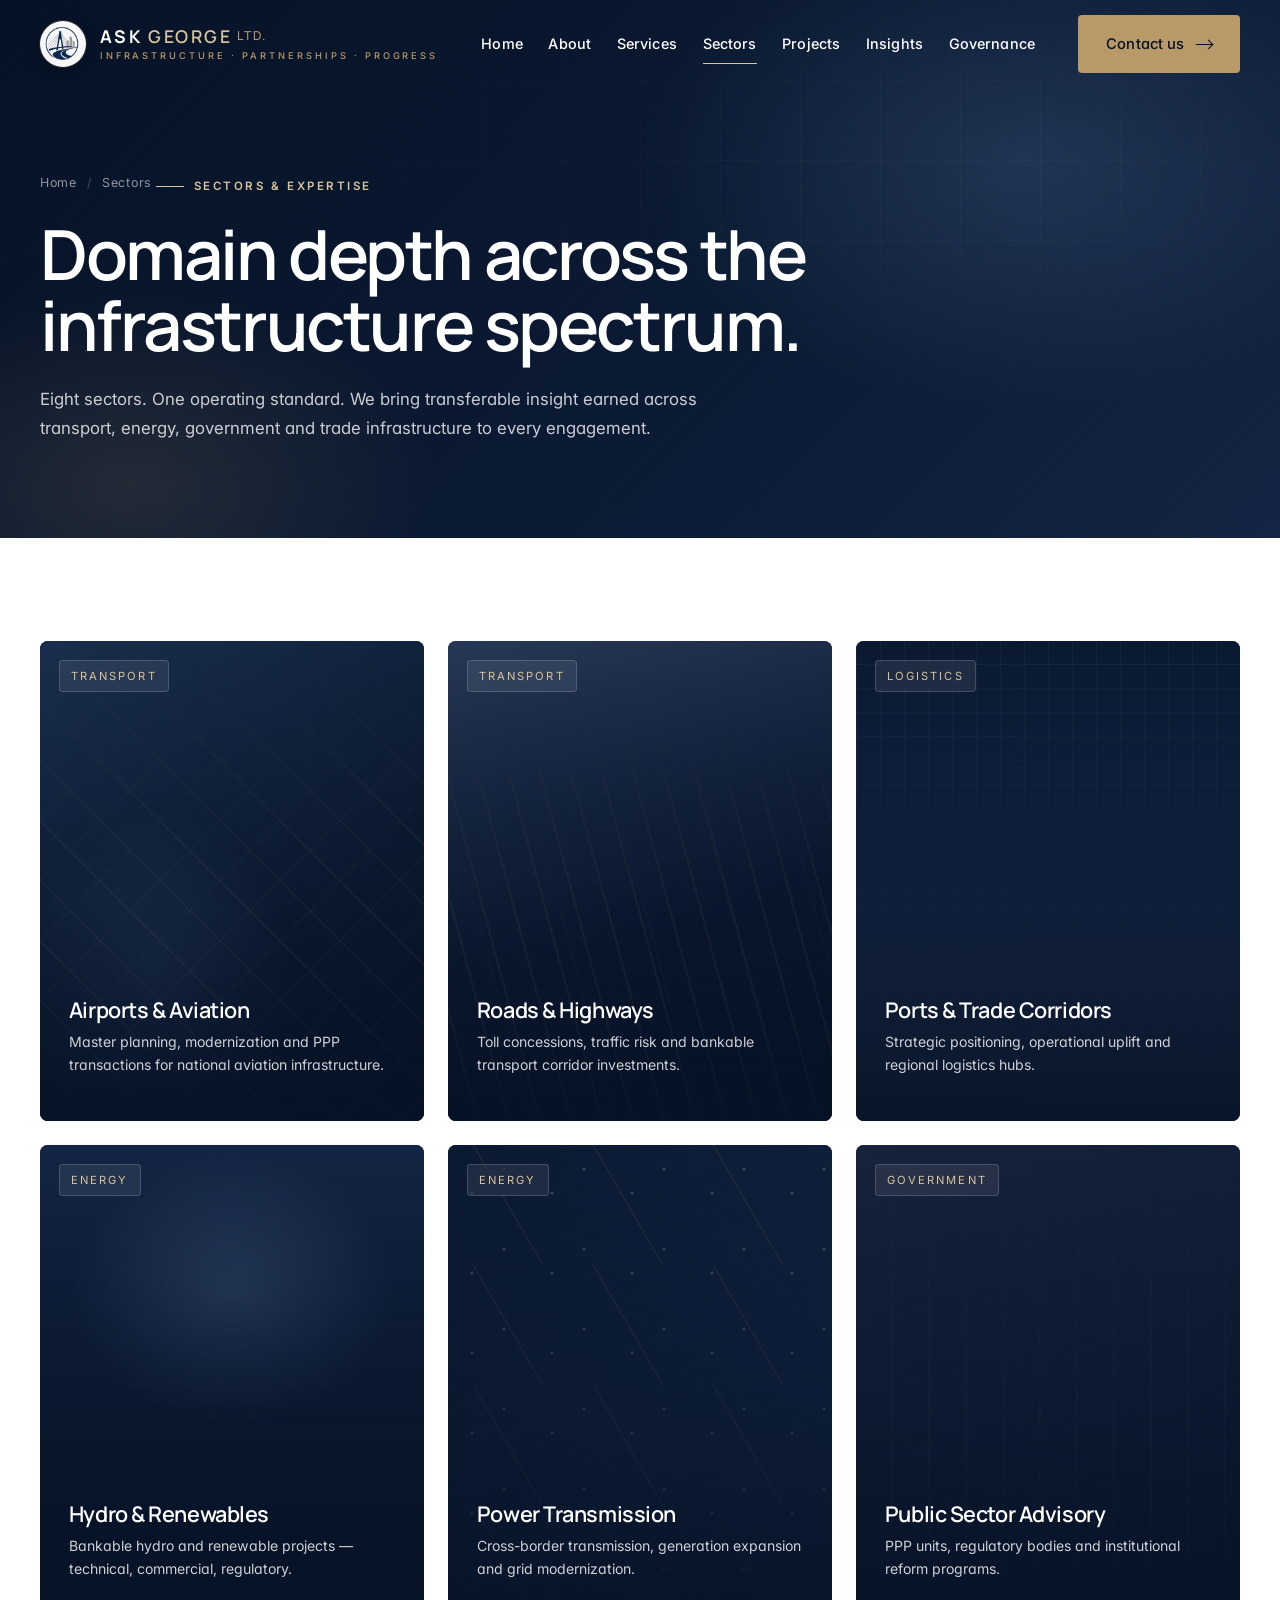
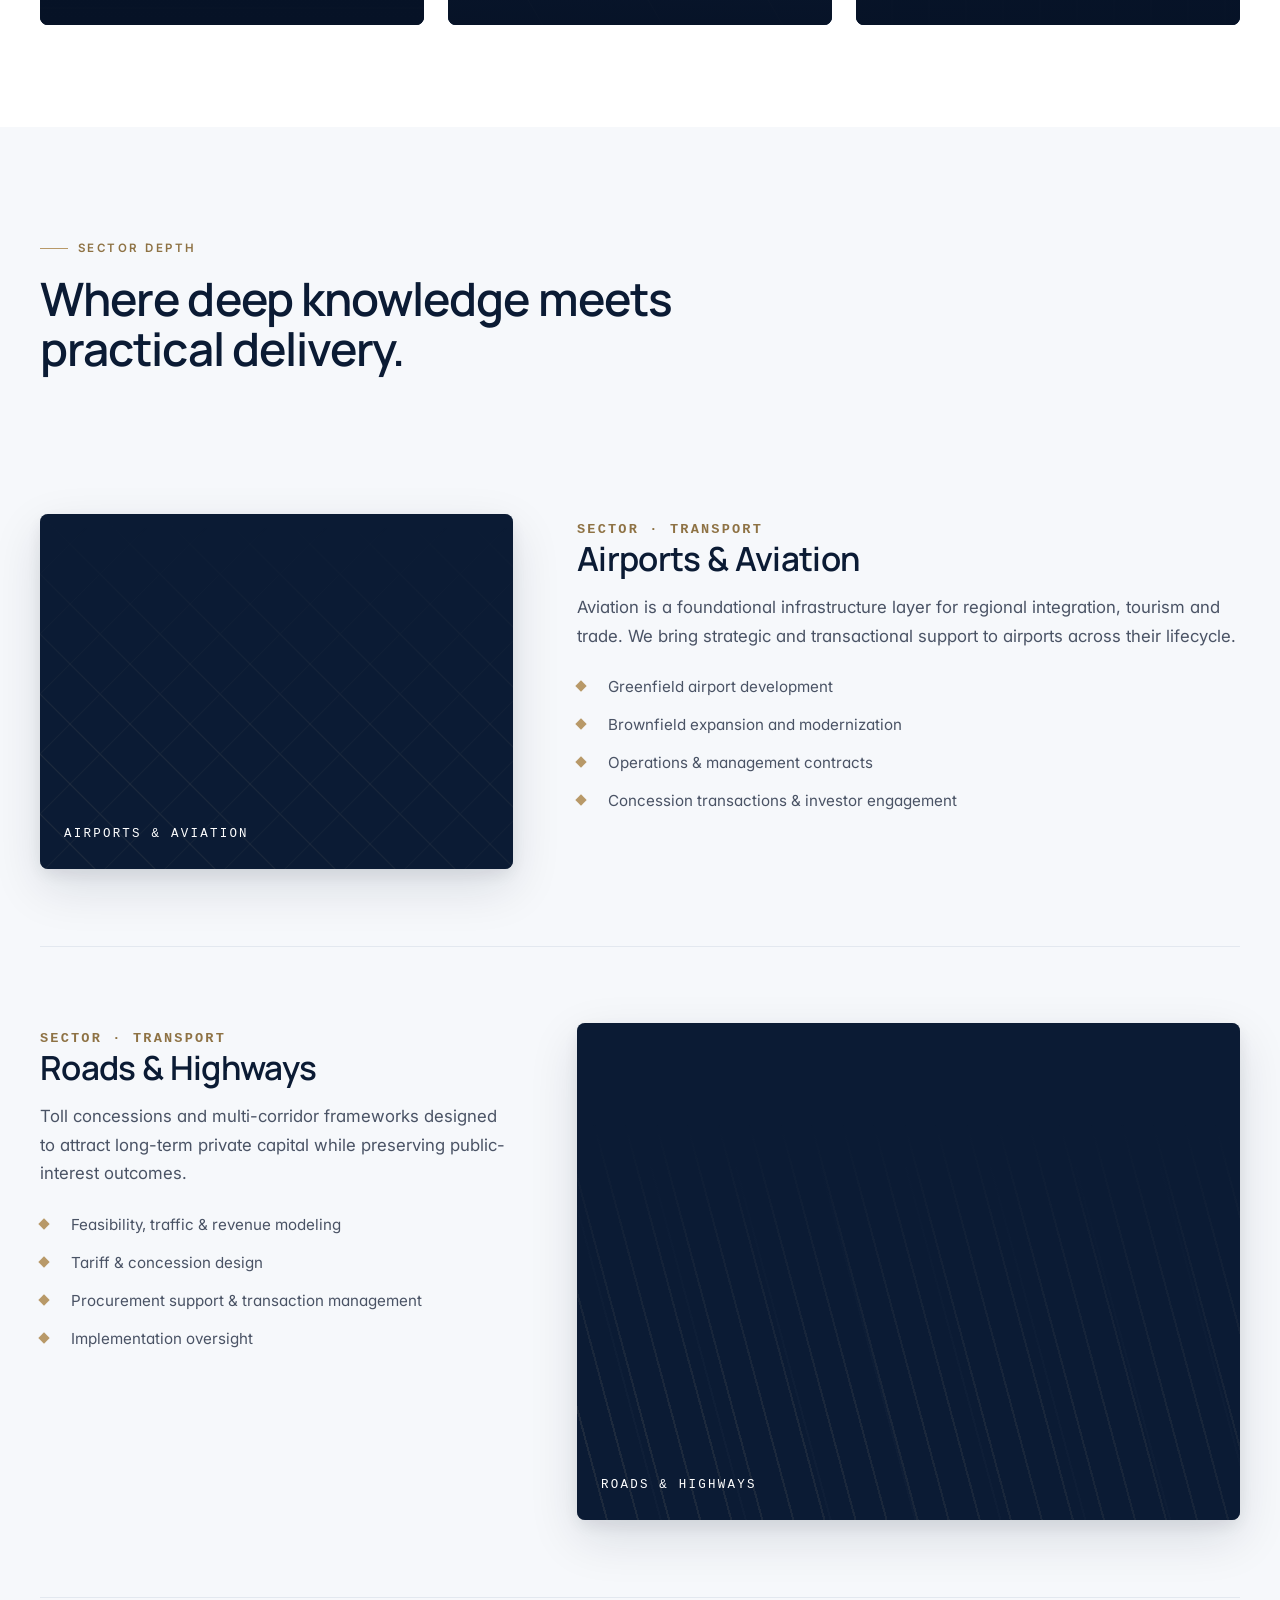
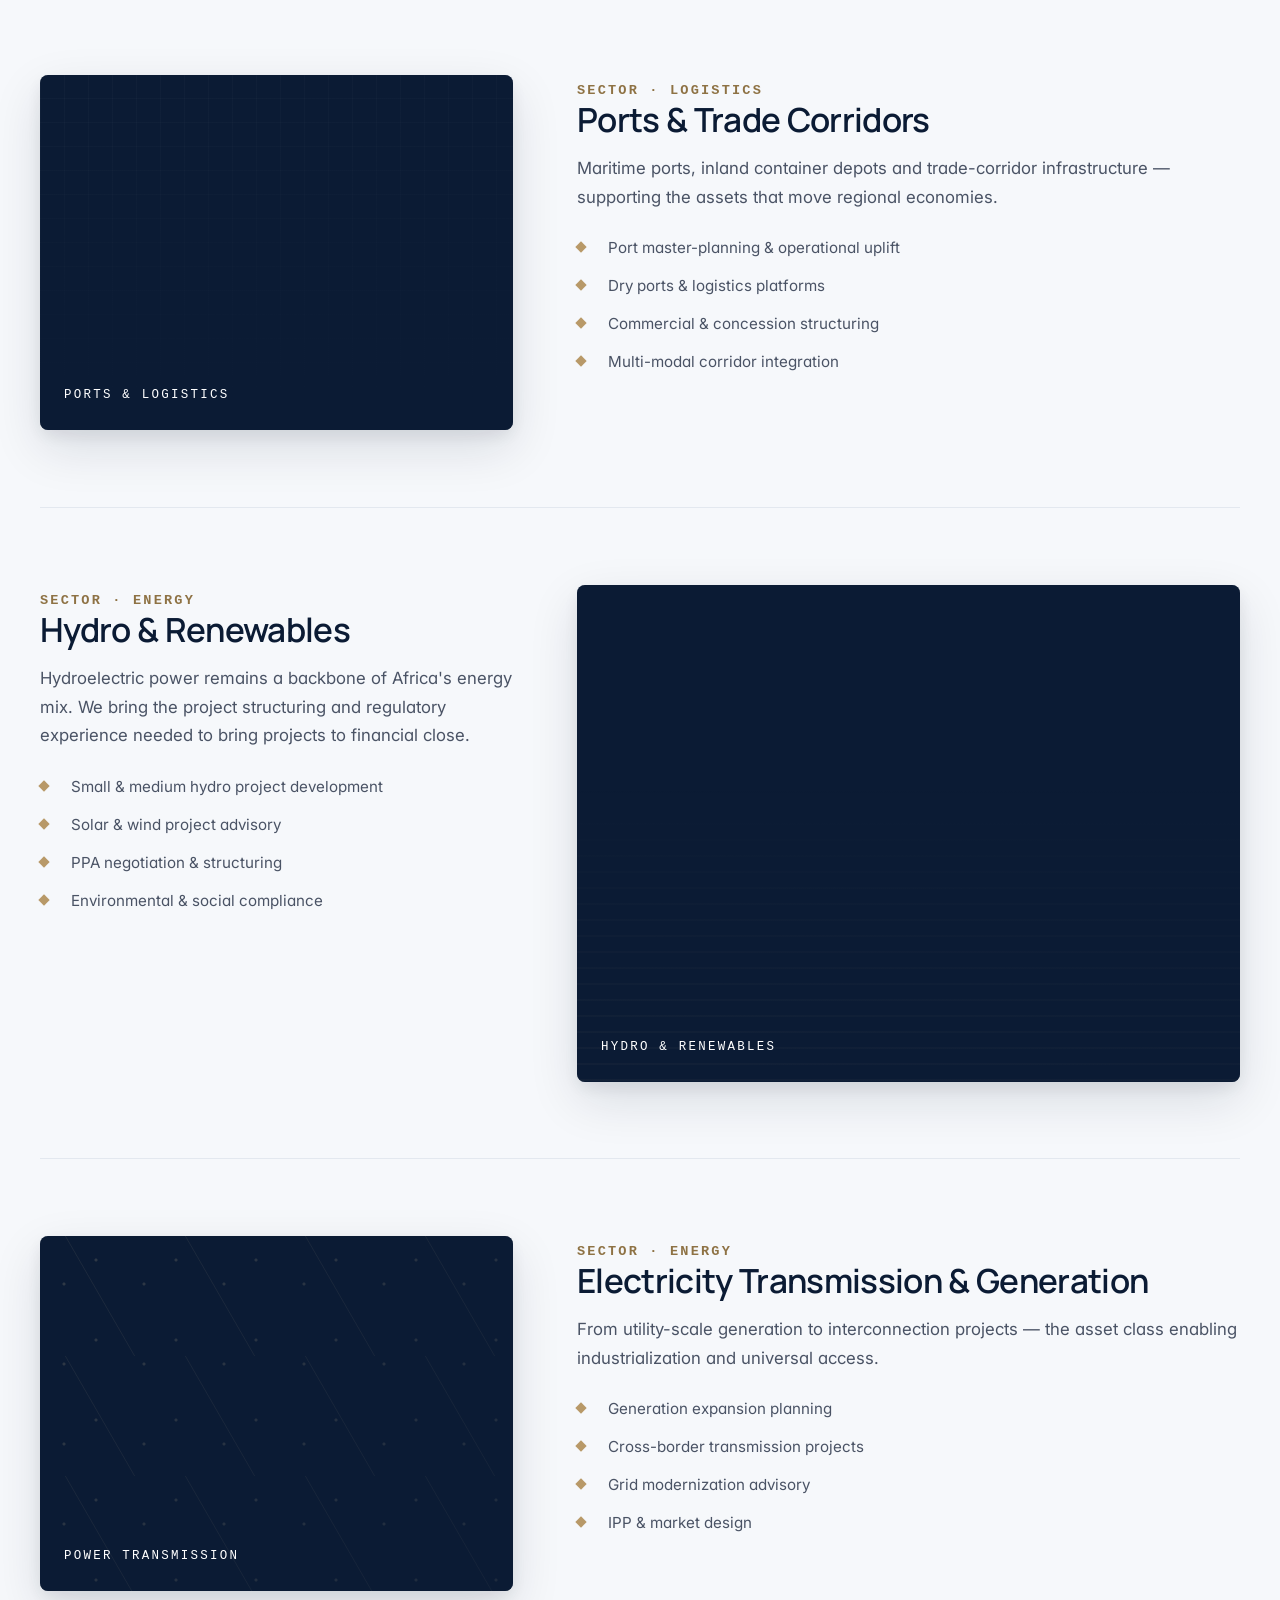
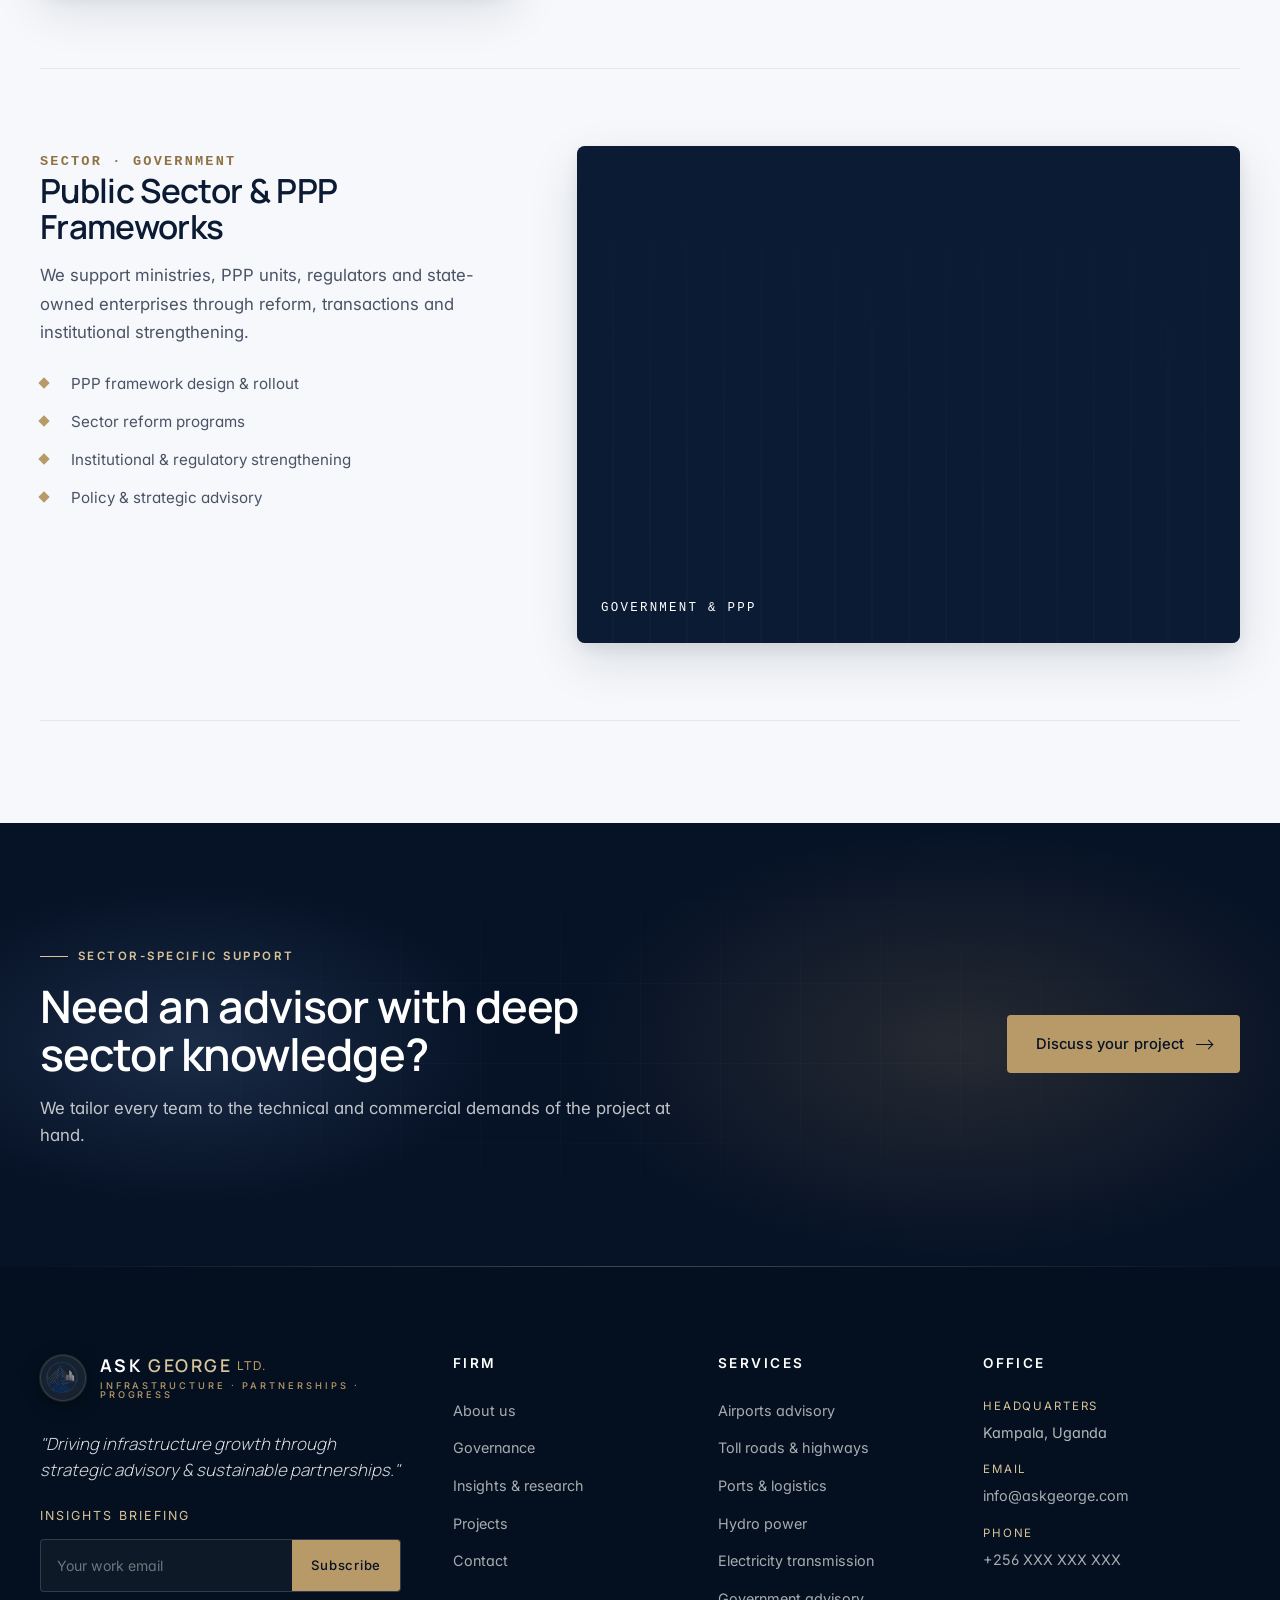
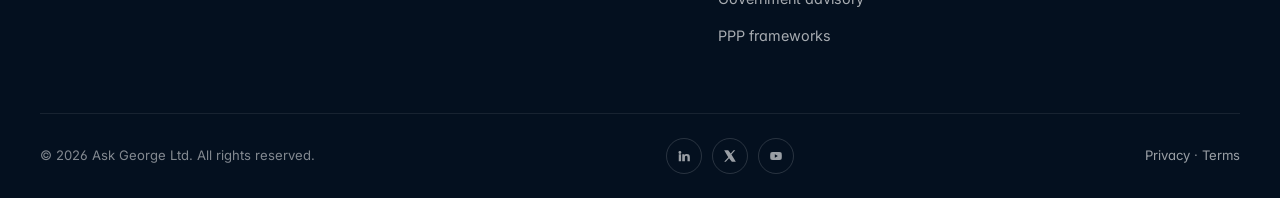
<file: sectors.html>
<!doctype html>
<html lang="en">
<head>
  <meta charset="utf-8" />
  <meta name="viewport" content="width=device-width, initial-scale=1, viewport-fit=cover" />
  <meta name="theme-color" content="#061226" />
  <title>Sectors & Expertise — Ask George Ltd.</title>
  <meta name="description" content="Sectors we support — airports, roads, ports, hydro, energy, government and PPPs — with deep regional expertise across Africa." />

  <link rel="preconnect" href="https://fonts.googleapis.com" />
  <link rel="preconnect" href="https://fonts.gstatic.com" crossorigin />
  <link rel="stylesheet" href="https://fonts.googleapis.com/css2?family=Inter:wght@300;400;500;600;700&family=Manrope:wght@300;400;500;600;700&family=Caveat:wght@500;600&display=swap" />
  <link rel="stylesheet" href="assets/css/main.css" />
  <link rel="stylesheet" href="assets/css/responsive.css" />
  <link rel="stylesheet" href="assets/css/animations.css" />
  <link rel="stylesheet" href="assets/css/utilities.css" />
  <link rel="icon" type="image/svg+xml" href="data:image/svg+xml,%3Csvg xmlns='http://www.w3.org/2000/svg' viewBox='0 0 32 32'%3E%3Crect width='32' height='32' fill='%230b1b34'/%3E%3Cpath d='M5 22 L16 8 L27 22 M5 25 H27' stroke='%23d8c39a' stroke-width='1.6' fill='none' stroke-linecap='round'/%3E%3C/svg%3E" />
</head>
<body>

<header class="site-header is-dark" data-header>
  <div class="container"><div class="nav-bar">
    <a href="index.html" class="brand"><span class="brand-mark" aria-hidden="true"><img src="assets/images/logos/ask-george-mark.png" alt="" /></span><span class="brand-text"><span class="ag-name">ASK <span class="ag-george">GEORGE</span><span class="ag-ltd">LTD.</span></span><span class="ag-tag">Infrastructure · Partnerships · Progress</span></span></a>
    <nav class="nav-primary" aria-label="Primary">
      <a class="nav-link" data-nav-link href="index.html">Home</a>
      <a class="nav-link" data-nav-link href="about.html">About</a>
      <a class="nav-link" data-nav-link href="services.html">Services</a>
      <a class="nav-link" data-nav-link href="sectors.html">Sectors</a>
      <a class="nav-link" data-nav-link href="projects.html">Projects</a>
      <a class="nav-link" data-nav-link href="insights.html">Insights</a>
      <a class="nav-link" data-nav-link href="governance.html">Governance</a>
    </nav>
    <div class="nav-cta">
      <a href="contact.html" class="btn btn-gold">Contact us <span class="arrow"></span></a>
      <button class="menu-toggle" type="button" aria-label="Toggle menu" aria-expanded="false"><span></span><span></span><span></span></button>
    </div>
  </div></div>
</header>
<aside class="mobile-drawer" aria-label="Mobile menu">
  <span class="drawer-eyebrow">Navigate</span>
  <nav>
    <a class="nav-link" data-num="01" href="index.html">Home</a>
    <a class="nav-link" data-num="02" href="about.html">About</a>
    <a class="nav-link" data-num="03" href="services.html">Services</a>
    <a class="nav-link" data-num="04" href="sectors.html">Sectors</a>
    <a class="nav-link" data-num="05" href="projects.html">Projects</a>
    <a class="nav-link" data-num="06" href="insights.html">Insights</a>
    <a class="nav-link" data-num="07" href="governance.html">Governance</a>
    <a class="nav-link" data-num="08" href="contact.html">Contact</a>
  </nav>
  <div class="drawer-cta">
    <a href="contact.html" class="btn btn-gold">Start a brief <span class="arrow" aria-hidden="true"></span></a>
  </div>
  <div class="drawer-footer">
    <div class="row"><svg viewBox="0 0 24 24" fill="none" stroke="currentColor" stroke-width="1.6"><path d="M12 2 C8 2 5 5 5 9 C5 14 12 22 12 22 S19 14 19 9 C19 5 16 2 12 2 Z"/><circle cx="12" cy="9" r="2.5"/></svg><span>Kampala, Uganda</span></div>
    <div class="row"><svg viewBox="0 0 24 24" fill="none" stroke="currentColor" stroke-width="1.6"><rect x="3" y="5" width="18" height="14" rx="1"/><path d="M3 7 L12 13 L21 7"/></svg><a href="mailto:info@askgeorge.com">info@askgeorge.com</a></div>
    <div class="row"><svg viewBox="0 0 24 24" fill="none" stroke="currentColor" stroke-width="1.6"><path d="M6 3 H9 L11 8 L9 10 C10 13 12 15 15 16 L17 14 L22 16 V19 C22 20 21 21 20 21 C11 21 3 13 3 4 C3 3 4 3 5 3 Z"/></svg><a href="tel:+256000000000">+256 XXX XXX XXX</a></div>
    <div class="socials">
      <a href="#" aria-label="LinkedIn"><svg viewBox="0 0 24 24" fill="currentColor"><path d="M4.98 3.5a2.5 2.5 0 1 1 0 5 2.5 2.5 0 0 1 0-5ZM3 9h4v12H3V9Zm6 0h3.84v1.64h.05c.54-.98 1.85-2 3.81-2C20.74 8.64 22 10.7 22 14v7h-4v-6.2c0-1.48-.03-3.38-2.06-3.38-2.07 0-2.38 1.6-2.38 3.27V21H9V9Z"/></svg></a>
      <a href="#" aria-label="X"><svg viewBox="0 0 24 24" fill="currentColor"><path d="M18.244 2H21l-6.555 7.49L22 22h-6.828l-4.77-6.142L4.8 22H2.043l7.014-8.013L2 2h6.914l4.31 5.7L18.244 2Z"/></svg></a>
    </div>
  </div>
</aside>

<section class="page-hero">
  <div class="container">
    <nav class="breadcrumb"><a href="index.html">Home</a><span class="sep">/</span><span>Sectors</span></nav>
    <span class="eyebrow">Sectors &amp; Expertise</span>
    <h1>Domain depth across the infrastructure spectrum.</h1>
    <p class="lead">Eight sectors. One operating standard. We bring transferable insight earned across transport, energy, government and trade infrastructure to every engagement.</p>
  </div>
</section>

<!-- Sector grid -->
<section class="section">
  <div class="container">
    <div class="sectors-grid" data-stagger>
      <a href="#airports" class="sector-card"><div class="sc-bg sc-bg-airport"></div><div class="sc-overlay"></div><span class="sc-tag">Transport</span><div class="sc-content"><h3>Airports &amp; Aviation</h3><p>Master planning, modernization and PPP transactions for national aviation infrastructure.</p></div></a>
      <a href="#roads" class="sector-card"><div class="sc-bg sc-bg-roads"></div><div class="sc-overlay"></div><span class="sc-tag">Transport</span><div class="sc-content"><h3>Roads &amp; Highways</h3><p>Toll concessions, traffic risk and bankable transport corridor investments.</p></div></a>
      <a href="#ports" class="sector-card"><div class="sc-bg sc-bg-ports"></div><div class="sc-overlay"></div><span class="sc-tag">Logistics</span><div class="sc-content"><h3>Ports &amp; Trade Corridors</h3><p>Strategic positioning, operational uplift and regional logistics hubs.</p></div></a>
      <a href="#hydro" class="sector-card"><div class="sc-bg sc-bg-hydro"></div><div class="sc-overlay"></div><span class="sc-tag">Energy</span><div class="sc-content"><h3>Hydro &amp; Renewables</h3><p>Bankable hydro and renewable projects — technical, commercial, regulatory.</p></div></a>
      <a href="#energy" class="sector-card"><div class="sc-bg sc-bg-energy"></div><div class="sc-overlay"></div><span class="sc-tag">Energy</span><div class="sc-content"><h3>Power Transmission</h3><p>Cross-border transmission, generation expansion and grid modernization.</p></div></a>
      <a href="#government" class="sector-card"><div class="sc-bg sc-bg-gov"></div><div class="sc-overlay"></div><span class="sc-tag">Government</span><div class="sc-content"><h3>Public Sector Advisory</h3><p>PPP units, regulatory bodies and institutional reform programs.</p></div></a>
    </div>
  </div>
</section>

<!-- Sector deep-dives -->
<section class="section section--mist">
  <div class="container">
    <div class="section-head" data-reveal>
      <span class="eyebrow">Sector Depth</span>
      <h2>Where deep knowledge meets practical delivery.</h2>
    </div>

    <div id="airports" class="svc-detail">
      <div data-reveal="left"><div class="visual sc-bg-airport"><span class="label">Airports &amp; Aviation</span></div></div>
      <div data-reveal="right">
        <span class="num">SECTOR · TRANSPORT</span>
        <h2>Airports &amp; Aviation</h2>
        <p class="lead">Aviation is a foundational infrastructure layer for regional integration, tourism and trade. We bring strategic and transactional support to airports across their lifecycle.</p>
        <ul class="points">
          <li>Greenfield airport development</li>
          <li>Brownfield expansion and modernization</li>
          <li>Operations &amp; management contracts</li>
          <li>Concession transactions &amp; investor engagement</li>
        </ul>
      </div>
    </div>

    <div id="roads" class="svc-detail is-reverse">
      <div data-reveal="right"><div class="visual sc-bg-roads"><span class="label">Roads &amp; Highways</span></div></div>
      <div data-reveal="left">
        <span class="num">SECTOR · TRANSPORT</span>
        <h2>Roads &amp; Highways</h2>
        <p class="lead">Toll concessions and multi-corridor frameworks designed to attract long-term private capital while preserving public-interest outcomes.</p>
        <ul class="points">
          <li>Feasibility, traffic &amp; revenue modeling</li>
          <li>Tariff &amp; concession design</li>
          <li>Procurement support &amp; transaction management</li>
          <li>Implementation oversight</li>
        </ul>
      </div>
    </div>

    <div id="ports" class="svc-detail">
      <div data-reveal="left"><div class="visual sc-bg-ports"><span class="label">Ports &amp; Logistics</span></div></div>
      <div data-reveal="right">
        <span class="num">SECTOR · LOGISTICS</span>
        <h2>Ports &amp; Trade Corridors</h2>
        <p class="lead">Maritime ports, inland container depots and trade-corridor infrastructure — supporting the assets that move regional economies.</p>
        <ul class="points">
          <li>Port master-planning &amp; operational uplift</li>
          <li>Dry ports &amp; logistics platforms</li>
          <li>Commercial &amp; concession structuring</li>
          <li>Multi-modal corridor integration</li>
        </ul>
      </div>
    </div>

    <div id="hydro" class="svc-detail is-reverse">
      <div data-reveal="right"><div class="visual sc-bg-hydro"><span class="label">Hydro &amp; Renewables</span></div></div>
      <div data-reveal="left">
        <span class="num">SECTOR · ENERGY</span>
        <h2>Hydro &amp; Renewables</h2>
        <p class="lead">Hydroelectric power remains a backbone of Africa's energy mix. We bring the project structuring and regulatory experience needed to bring projects to financial close.</p>
        <ul class="points">
          <li>Small &amp; medium hydro project development</li>
          <li>Solar &amp; wind project advisory</li>
          <li>PPA negotiation &amp; structuring</li>
          <li>Environmental &amp; social compliance</li>
        </ul>
      </div>
    </div>

    <div id="energy" class="svc-detail">
      <div data-reveal="left"><div class="visual sc-bg-energy"><span class="label">Power Transmission</span></div></div>
      <div data-reveal="right">
        <span class="num">SECTOR · ENERGY</span>
        <h2>Electricity Transmission &amp; Generation</h2>
        <p class="lead">From utility-scale generation to interconnection projects — the asset class enabling industrialization and universal access.</p>
        <ul class="points">
          <li>Generation expansion planning</li>
          <li>Cross-border transmission projects</li>
          <li>Grid modernization advisory</li>
          <li>IPP &amp; market design</li>
        </ul>
      </div>
    </div>

    <div id="government" class="svc-detail is-reverse">
      <div data-reveal="right"><div class="visual sc-bg-gov"><span class="label">Government &amp; PPP</span></div></div>
      <div data-reveal="left">
        <span class="num">SECTOR · GOVERNMENT</span>
        <h2>Public Sector &amp; PPP Frameworks</h2>
        <p class="lead">We support ministries, PPP units, regulators and state-owned enterprises through reform, transactions and institutional strengthening.</p>
        <ul class="points">
          <li>PPP framework design &amp; rollout</li>
          <li>Sector reform programs</li>
          <li>Institutional &amp; regulatory strengthening</li>
          <li>Policy &amp; strategic advisory</li>
        </ul>
      </div>
    </div>
  </div>
</section>

<!-- CTA -->
<section class="cta-block">
  <div class="container">
    <div class="cta-inner" data-reveal>
      <div>
        <span class="eyebrow light">Sector-specific support</span>
        <h2>Need an advisor with deep sector knowledge?</h2>
        <p>We tailor every team to the technical and commercial demands of the project at hand.</p>
      </div>
      <div class="cta-actions">
        <a href="contact.html" class="btn btn-gold">Discuss your project <span class="arrow"></span></a>
      </div>
    </div>
  </div>
</section>

<footer class="site-footer">
  <div class="container">
    <div class="footer-grid">
      <div class="footer-brand">
        <a href="index.html" class="brand"><span class="brand-mark" aria-hidden="true"><img src="assets/images/logos/ask-george-mark.png" alt="" /></span><span class="brand-text"><span class="ag-name">ASK <span class="ag-george">GEORGE</span><span class="ag-ltd">LTD.</span></span><span class="ag-tag">Infrastructure · Partnerships · Progress</span></span></a>
        <p class="footer-tagline">"Driving infrastructure growth through strategic advisory &amp; sustainable partnerships."</p>
        <form class="footer-newsletter" data-newsletter><label for="footer-email">Insights briefing</label><div class="nl-form"><input id="footer-email" type="email" required placeholder="Your work email"/><button type="submit">Subscribe</button></div></form>
      </div>
      <div class="footer-col"><h4>Firm</h4><ul><li><a href="about.html">About us</a></li><li><a href="governance.html">Governance</a></li><li><a href="insights.html">Insights &amp; research</a></li><li><a href="projects.html">Projects</a></li><li><a href="contact.html">Contact</a></li></ul></div>
      <div class="footer-col"><h4>Services</h4><ul><li><a href="services.html#airports">Airports advisory</a></li><li><a href="services.html#roads">Toll roads &amp; highways</a></li><li><a href="services.html#ports">Ports &amp; logistics</a></li><li><a href="services.html#hydro">Hydro power</a></li><li><a href="services.html#energy">Electricity transmission</a></li><li><a href="services.html#government">Government advisory</a></li><li><a href="services.html#ppp">PPP frameworks</a></li></ul></div>
      <div class="footer-col footer-contact"><h4>Office</h4><p class="label">Headquarters</p><p>Kampala, Uganda</p><p class="label" style="margin-top:1rem;">Email</p><p><a href="mailto:info@askgeorge.com">info@askgeorge.com</a></p><p class="label" style="margin-top:1rem;">Phone</p><p><a href="tel:+256000000000">+256 XXX XXX XXX</a></p></div>
    </div>
    <div class="footer-bottom">
      <span>© <span data-year>2026</span> Ask George Ltd. All rights reserved.</span>
      <div class="footer-socials"><a href="#" aria-label="LinkedIn"><svg viewBox="0 0 24 24" fill="currentColor"><path d="M4.98 3.5a2.5 2.5 0 1 1 0 5 2.5 2.5 0 0 1 0-5ZM3 9h4v12H3V9Zm6 0h3.84v1.64h.05c.54-.98 1.85-2 3.81-2C20.74 8.64 22 10.7 22 14v7h-4v-6.2c0-1.48-.03-3.38-2.06-3.38-2.07 0-2.38 1.6-2.38 3.27V21H9V9Z"/></svg></a><a href="#" aria-label="X"><svg viewBox="0 0 24 24" fill="currentColor"><path d="M18.244 2H21l-6.555 7.49L22 22h-6.828l-4.77-6.142L4.8 22H2.043l7.014-8.013L2 2h6.914l4.31 5.7L18.244 2Z"/></svg></a><a href="#" aria-label="YouTube"><svg viewBox="0 0 24 24" fill="currentColor"><path d="M21.6 7.2a2.5 2.5 0 0 0-1.76-1.77C18.2 5 12 5 12 5s-6.2 0-7.84.43A2.5 2.5 0 0 0 2.4 7.2 26 26 0 0 0 2 12a26 26 0 0 0 .4 4.8 2.5 2.5 0 0 0 1.76 1.77C5.8 19 12 19 12 19s6.2 0 7.84-.43a2.5 2.5 0 0 0 1.76-1.77A26 26 0 0 0 22 12a26 26 0 0 0-.4-4.8ZM10 15V9l5.2 3-5.2 3Z"/></svg></a></div>
      <span><a href="#">Privacy</a> · <a href="#">Terms</a></span>
    </div>
  </div>
</footer>

<script src="assets/js/navigation.js" defer></script>
<script src="assets/js/scroll-effects.js" defer></script>
<script src="assets/js/animations.js" defer></script>
<script src="assets/js/main.js" defer></script>
</body>
</html>
</file>
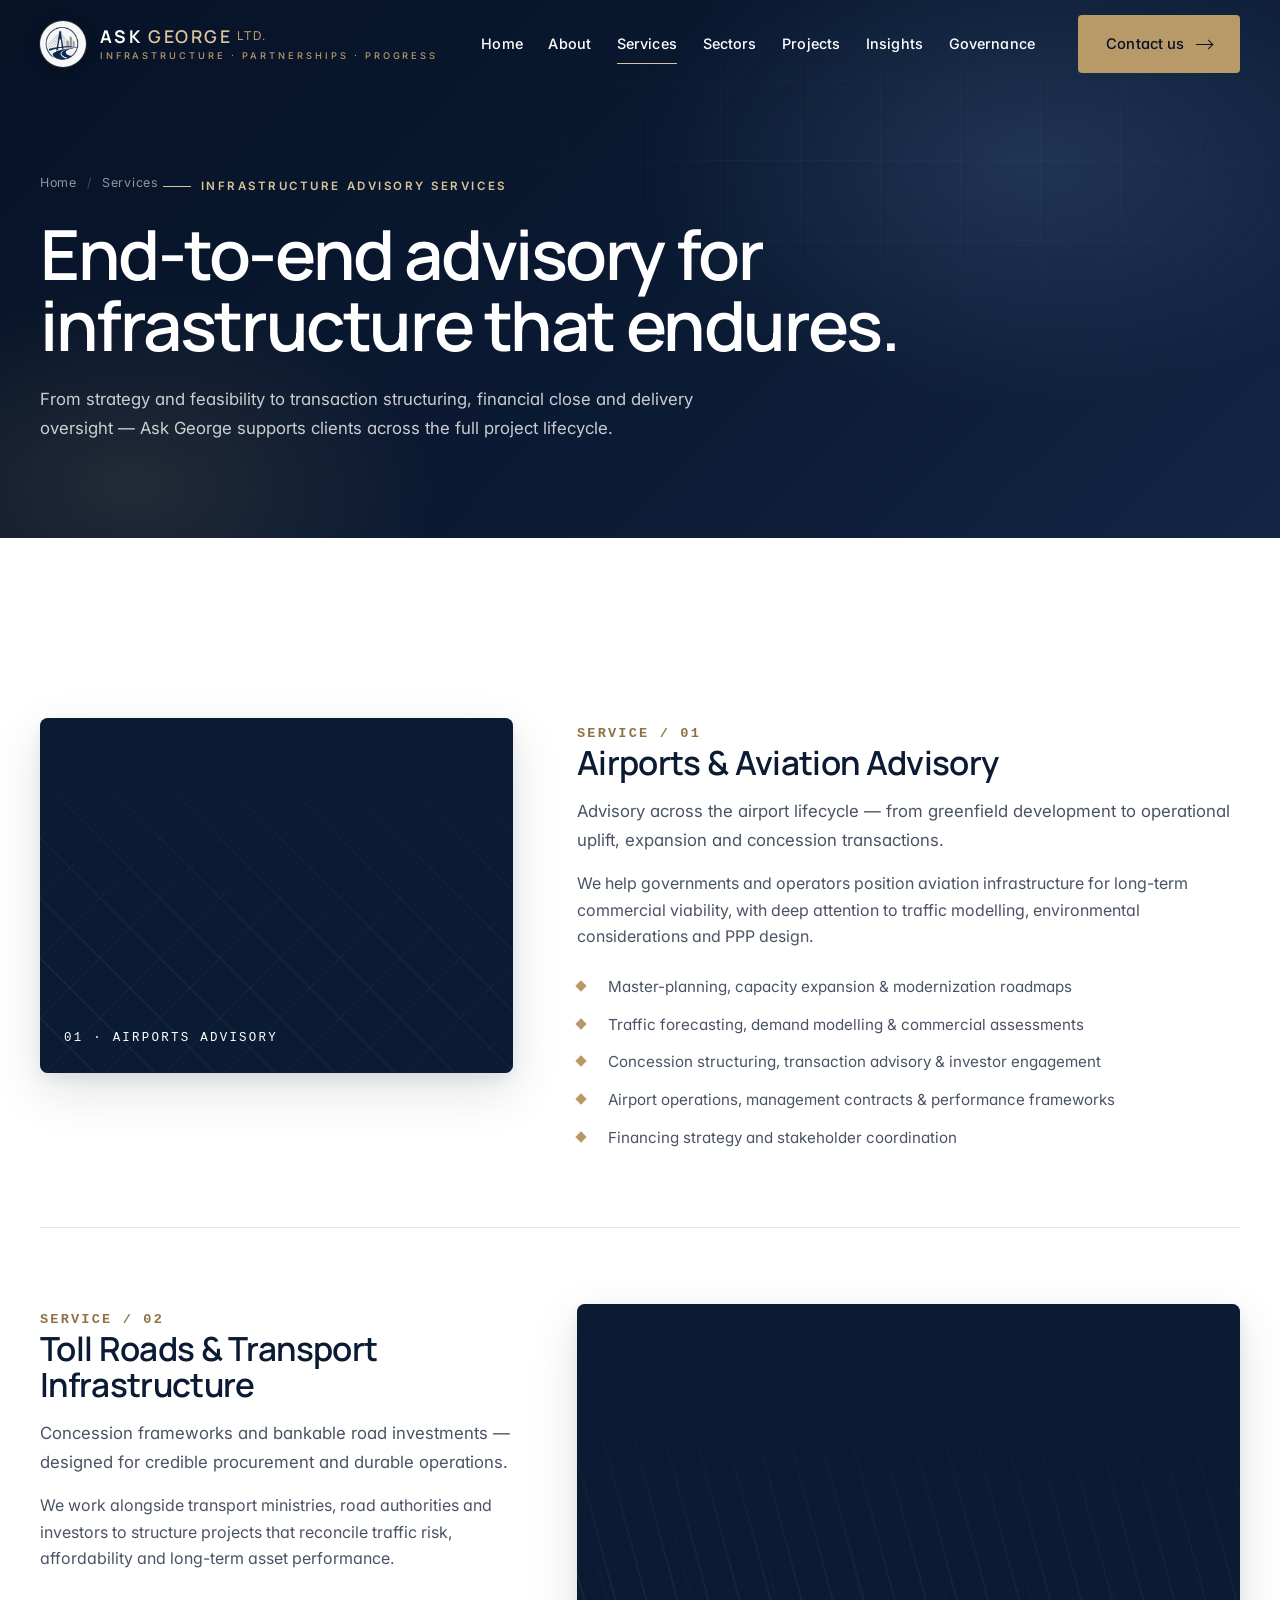
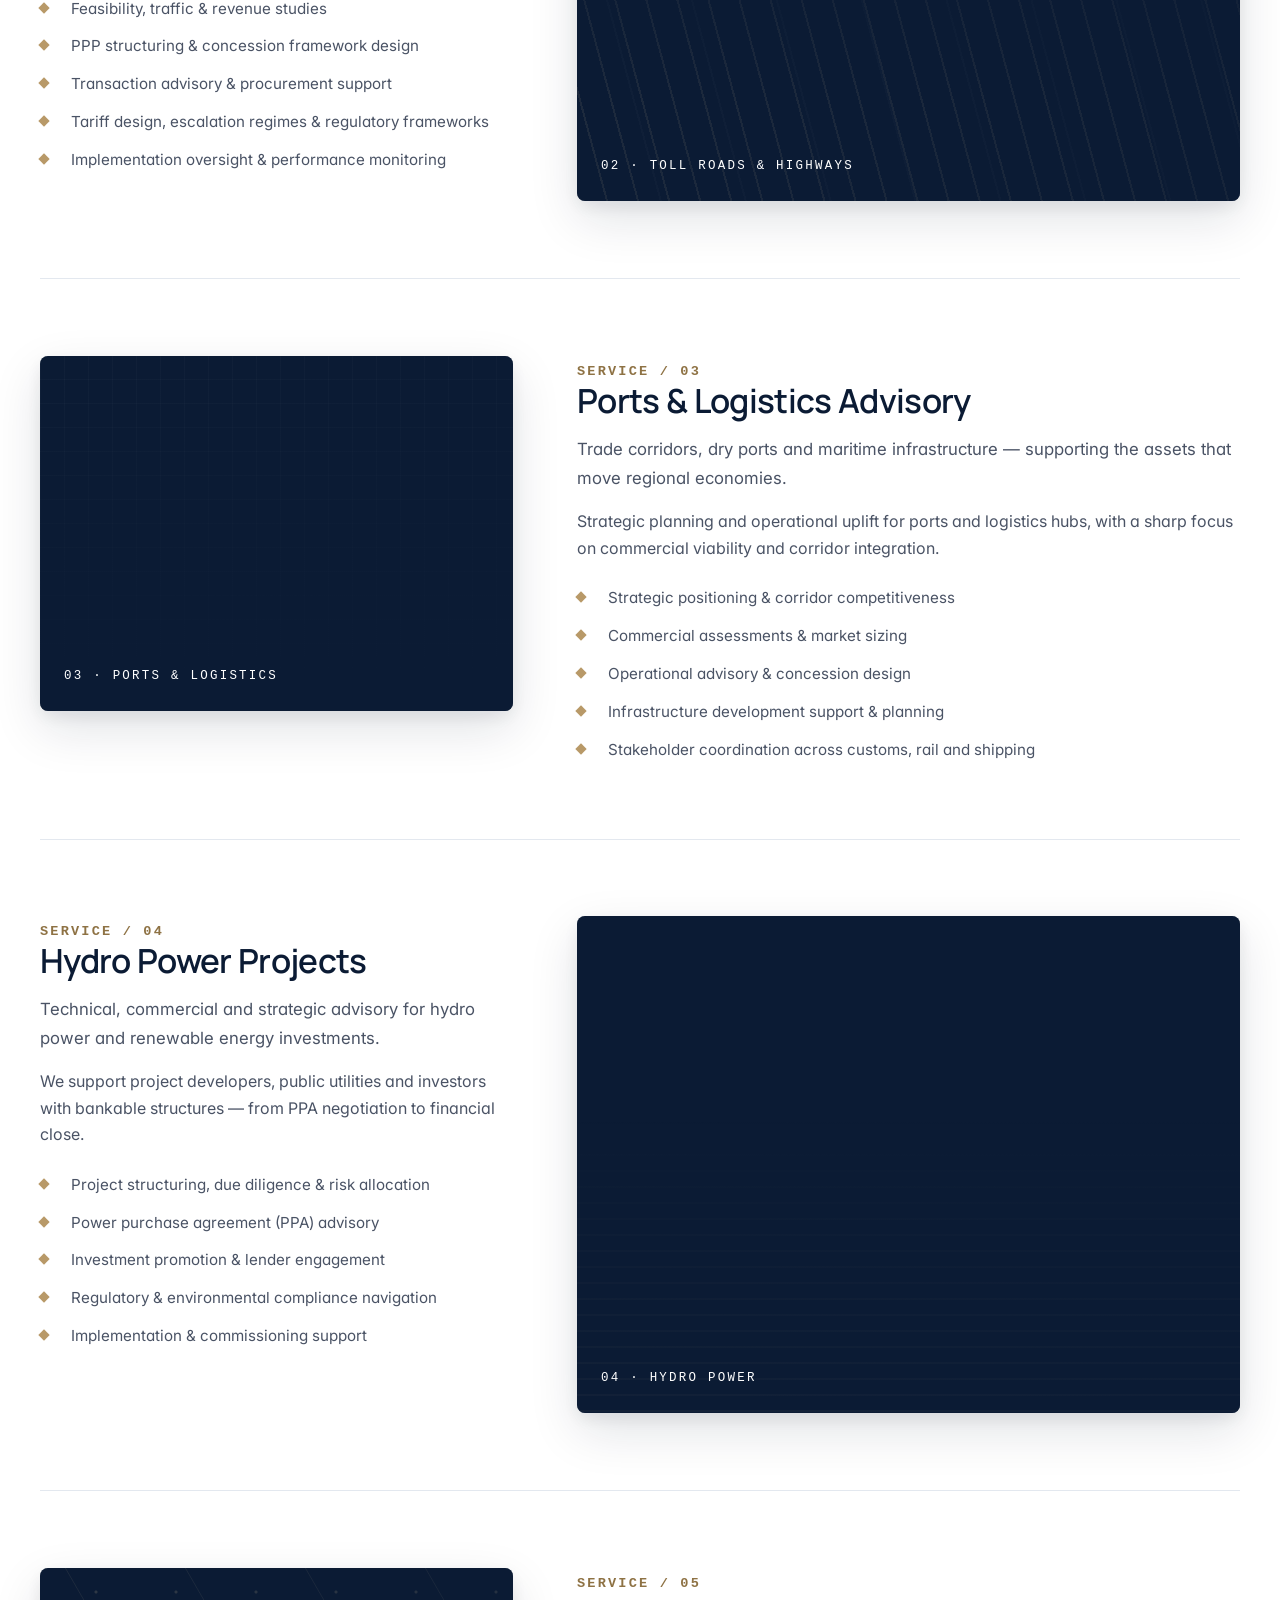
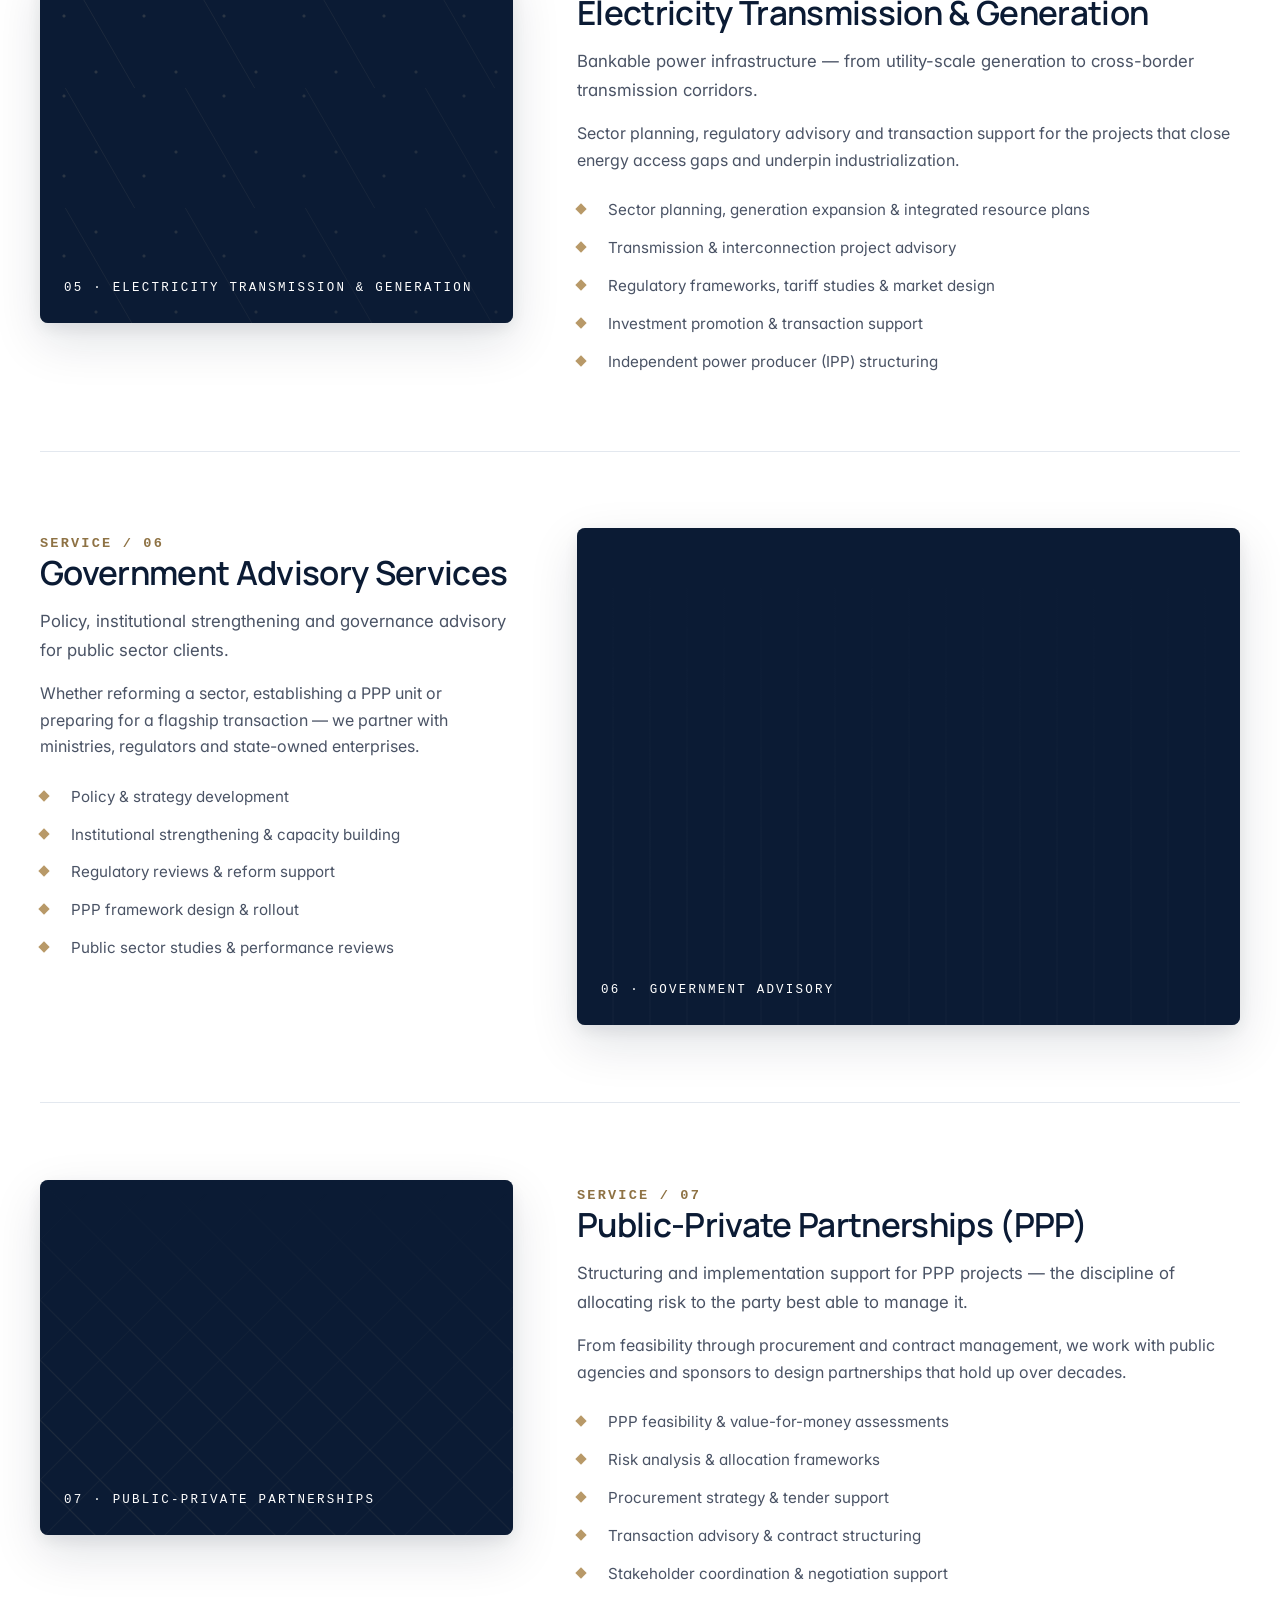
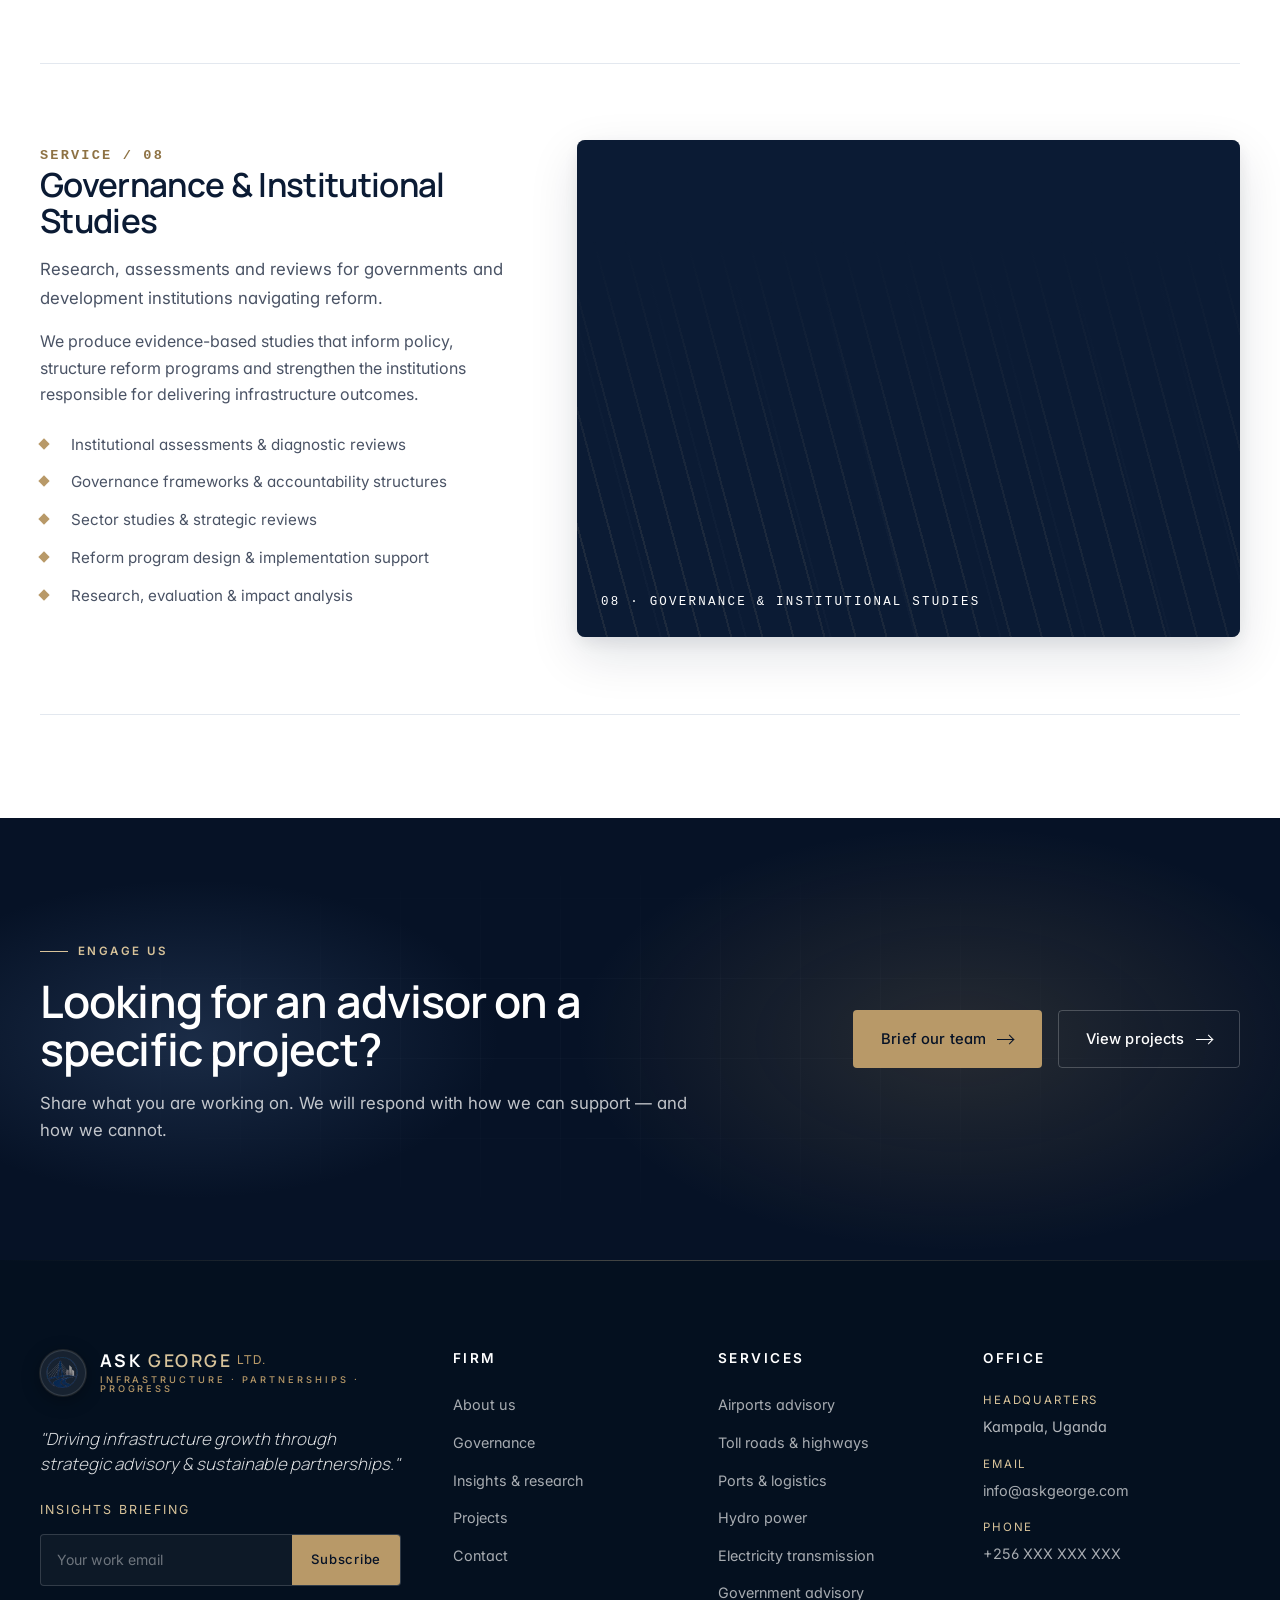
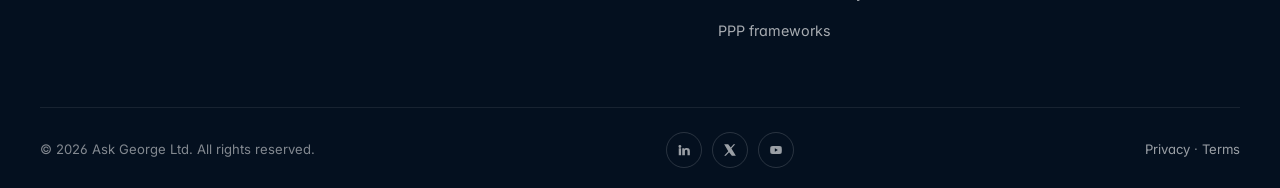
<file: services.html>
<!doctype html>
<html lang="en">
<head>
  <meta charset="utf-8" />
  <meta name="viewport" content="width=device-width, initial-scale=1, viewport-fit=cover" />
  <meta name="theme-color" content="#061226" />
  <title>Services — Infrastructure & Government Advisory | Ask George Ltd.</title>
  <meta name="description" content="End-to-end advisory for airports, toll roads, ports, hydro power, electricity, PPPs, government advisory and governance — across Africa and emerging markets." />
  <meta property="og:type" content="website" />
  <meta property="og:title" content="Services | Ask George Ltd." />

  <link rel="preconnect" href="https://fonts.googleapis.com" />
  <link rel="preconnect" href="https://fonts.gstatic.com" crossorigin />
  <link rel="stylesheet" href="https://fonts.googleapis.com/css2?family=Inter:wght@300;400;500;600;700&family=Manrope:wght@300;400;500;600;700&family=Caveat:wght@500;600&display=swap" />
  <link rel="stylesheet" href="assets/css/main.css" />
  <link rel="stylesheet" href="assets/css/responsive.css" />
  <link rel="stylesheet" href="assets/css/animations.css" />
  <link rel="stylesheet" href="assets/css/utilities.css" />
  <link rel="icon" type="image/svg+xml" href="data:image/svg+xml,%3Csvg xmlns='http://www.w3.org/2000/svg' viewBox='0 0 32 32'%3E%3Crect width='32' height='32' fill='%230b1b34'/%3E%3Cpath d='M5 22 L16 8 L27 22 M5 25 H27' stroke='%23d8c39a' stroke-width='1.6' fill='none' stroke-linecap='round'/%3E%3C/svg%3E" />
</head>
<body>

<header class="site-header is-dark" data-header>
  <div class="container"><div class="nav-bar">
    <a href="index.html" class="brand"><span class="brand-mark" aria-hidden="true"><img src="assets/images/logos/ask-george-mark.png" alt="" /></span><span class="brand-text"><span class="ag-name">ASK <span class="ag-george">GEORGE</span><span class="ag-ltd">LTD.</span></span><span class="ag-tag">Infrastructure · Partnerships · Progress</span></span></a>
    <nav class="nav-primary" aria-label="Primary">
      <a class="nav-link" data-nav-link href="index.html">Home</a>
      <a class="nav-link" data-nav-link href="about.html">About</a>
      <a class="nav-link" data-nav-link href="services.html">Services</a>
      <a class="nav-link" data-nav-link href="sectors.html">Sectors</a>
      <a class="nav-link" data-nav-link href="projects.html">Projects</a>
      <a class="nav-link" data-nav-link href="insights.html">Insights</a>
      <a class="nav-link" data-nav-link href="governance.html">Governance</a>
    </nav>
    <div class="nav-cta">
      <a href="contact.html" class="btn btn-gold">Contact us <span class="arrow"></span></a>
      <button class="menu-toggle" type="button" aria-label="Toggle menu" aria-expanded="false"><span></span><span></span><span></span></button>
    </div>
  </div></div>
</header>
<aside class="mobile-drawer" aria-label="Mobile menu">
  <span class="drawer-eyebrow">Navigate</span>
  <nav>
    <a class="nav-link" data-num="01" href="index.html">Home</a>
    <a class="nav-link" data-num="02" href="about.html">About</a>
    <a class="nav-link" data-num="03" href="services.html">Services</a>
    <a class="nav-link" data-num="04" href="sectors.html">Sectors</a>
    <a class="nav-link" data-num="05" href="projects.html">Projects</a>
    <a class="nav-link" data-num="06" href="insights.html">Insights</a>
    <a class="nav-link" data-num="07" href="governance.html">Governance</a>
    <a class="nav-link" data-num="08" href="contact.html">Contact</a>
  </nav>
  <div class="drawer-cta">
    <a href="contact.html" class="btn btn-gold">Start a brief <span class="arrow" aria-hidden="true"></span></a>
  </div>
  <div class="drawer-footer">
    <div class="row"><svg viewBox="0 0 24 24" fill="none" stroke="currentColor" stroke-width="1.6"><path d="M12 2 C8 2 5 5 5 9 C5 14 12 22 12 22 S19 14 19 9 C19 5 16 2 12 2 Z"/><circle cx="12" cy="9" r="2.5"/></svg><span>Kampala, Uganda</span></div>
    <div class="row"><svg viewBox="0 0 24 24" fill="none" stroke="currentColor" stroke-width="1.6"><rect x="3" y="5" width="18" height="14" rx="1"/><path d="M3 7 L12 13 L21 7"/></svg><a href="mailto:info@askgeorge.com">info@askgeorge.com</a></div>
    <div class="row"><svg viewBox="0 0 24 24" fill="none" stroke="currentColor" stroke-width="1.6"><path d="M6 3 H9 L11 8 L9 10 C10 13 12 15 15 16 L17 14 L22 16 V19 C22 20 21 21 20 21 C11 21 3 13 3 4 C3 3 4 3 5 3 Z"/></svg><a href="tel:+256000000000">+256 XXX XXX XXX</a></div>
    <div class="socials">
      <a href="#" aria-label="LinkedIn"><svg viewBox="0 0 24 24" fill="currentColor"><path d="M4.98 3.5a2.5 2.5 0 1 1 0 5 2.5 2.5 0 0 1 0-5ZM3 9h4v12H3V9Zm6 0h3.84v1.64h.05c.54-.98 1.85-2 3.81-2C20.74 8.64 22 10.7 22 14v7h-4v-6.2c0-1.48-.03-3.38-2.06-3.38-2.07 0-2.38 1.6-2.38 3.27V21H9V9Z"/></svg></a>
      <a href="#" aria-label="X"><svg viewBox="0 0 24 24" fill="currentColor"><path d="M18.244 2H21l-6.555 7.49L22 22h-6.828l-4.77-6.142L4.8 22H2.043l7.014-8.013L2 2h6.914l4.31 5.7L18.244 2Z"/></svg></a>
    </div>
  </div>
</aside>

<section class="page-hero">
  <div class="container">
    <nav class="breadcrumb"><a href="index.html">Home</a><span class="sep">/</span><span>Services</span></nav>
    <span class="eyebrow">Infrastructure Advisory Services</span>
    <h1>End-to-end advisory for infrastructure that endures.</h1>
    <p class="lead">From strategy and feasibility to transaction structuring, financial close and delivery oversight — Ask George supports clients across the full project lifecycle.</p>
  </div>
</section>

<!-- WP: CPT 'service' loop with ACF — each block is one service post. -->

<!-- 01 Airports -->
<section class="section" id="airports">
  <div class="container">
    <div class="svc-detail">
      <div data-reveal="left">
        <div class="visual sc-bg-airport"><span class="label">01 · Airports Advisory</span></div>
      </div>
      <div data-reveal="right">
        <span class="num">SERVICE / 01</span>
        <h2>Airports &amp; Aviation Advisory</h2>
        <p class="lead">Advisory across the airport lifecycle — from greenfield development to operational uplift, expansion and concession transactions.</p>
        <p>We help governments and operators position aviation infrastructure for long-term commercial viability, with deep attention to traffic modelling, environmental considerations and PPP design.</p>
        <ul class="points">
          <li>Master-planning, capacity expansion &amp; modernization roadmaps</li>
          <li>Traffic forecasting, demand modelling &amp; commercial assessments</li>
          <li>Concession structuring, transaction advisory &amp; investor engagement</li>
          <li>Airport operations, management contracts &amp; performance frameworks</li>
          <li>Financing strategy and stakeholder coordination</li>
        </ul>
      </div>
    </div>

    <!-- 02 Toll Roads -->
    <div class="svc-detail is-reverse" id="roads">
      <div data-reveal="right">
        <div class="visual sc-bg-roads"><span class="label">02 · Toll Roads &amp; Highways</span></div>
      </div>
      <div data-reveal="left">
        <span class="num">SERVICE / 02</span>
        <h2>Toll Roads &amp; Transport Infrastructure</h2>
        <p class="lead">Concession frameworks and bankable road investments — designed for credible procurement and durable operations.</p>
        <p>We work alongside transport ministries, road authorities and investors to structure projects that reconcile traffic risk, affordability and long-term asset performance.</p>
        <ul class="points">
          <li>Feasibility, traffic &amp; revenue studies</li>
          <li>PPP structuring &amp; concession framework design</li>
          <li>Transaction advisory &amp; procurement support</li>
          <li>Tariff design, escalation regimes &amp; regulatory frameworks</li>
          <li>Implementation oversight &amp; performance monitoring</li>
        </ul>
      </div>
    </div>

    <!-- 03 Ports -->
    <div class="svc-detail" id="ports">
      <div data-reveal="left">
        <div class="visual sc-bg-ports"><span class="label">03 · Ports &amp; Logistics</span></div>
      </div>
      <div data-reveal="right">
        <span class="num">SERVICE / 03</span>
        <h2>Ports &amp; Logistics Advisory</h2>
        <p class="lead">Trade corridors, dry ports and maritime infrastructure — supporting the assets that move regional economies.</p>
        <p>Strategic planning and operational uplift for ports and logistics hubs, with a sharp focus on commercial viability and corridor integration.</p>
        <ul class="points">
          <li>Strategic positioning &amp; corridor competitiveness</li>
          <li>Commercial assessments &amp; market sizing</li>
          <li>Operational advisory &amp; concession design</li>
          <li>Infrastructure development support &amp; planning</li>
          <li>Stakeholder coordination across customs, rail and shipping</li>
        </ul>
      </div>
    </div>

    <!-- 04 Hydro -->
    <div class="svc-detail is-reverse" id="hydro">
      <div data-reveal="right">
        <div class="visual sc-bg-hydro"><span class="label">04 · Hydro Power</span></div>
      </div>
      <div data-reveal="left">
        <span class="num">SERVICE / 04</span>
        <h2>Hydro Power Projects</h2>
        <p class="lead">Technical, commercial and strategic advisory for hydro power and renewable energy investments.</p>
        <p>We support project developers, public utilities and investors with bankable structures — from PPA negotiation to financial close.</p>
        <ul class="points">
          <li>Project structuring, due diligence &amp; risk allocation</li>
          <li>Power purchase agreement (PPA) advisory</li>
          <li>Investment promotion &amp; lender engagement</li>
          <li>Regulatory &amp; environmental compliance navigation</li>
          <li>Implementation &amp; commissioning support</li>
        </ul>
      </div>
    </div>

    <!-- 05 Energy -->
    <div class="svc-detail" id="energy">
      <div data-reveal="left">
        <div class="visual sc-bg-energy"><span class="label">05 · Electricity Transmission &amp; Generation</span></div>
      </div>
      <div data-reveal="right">
        <span class="num">SERVICE / 05</span>
        <h2>Electricity Transmission &amp; Generation</h2>
        <p class="lead">Bankable power infrastructure — from utility-scale generation to cross-border transmission corridors.</p>
        <p>Sector planning, regulatory advisory and transaction support for the projects that close energy access gaps and underpin industrialization.</p>
        <ul class="points">
          <li>Sector planning, generation expansion &amp; integrated resource plans</li>
          <li>Transmission &amp; interconnection project advisory</li>
          <li>Regulatory frameworks, tariff studies &amp; market design</li>
          <li>Investment promotion &amp; transaction support</li>
          <li>Independent power producer (IPP) structuring</li>
        </ul>
      </div>
    </div>

    <!-- 06 Government -->
    <div class="svc-detail is-reverse" id="government">
      <div data-reveal="right">
        <div class="visual sc-bg-gov"><span class="label">06 · Government Advisory</span></div>
      </div>
      <div data-reveal="left">
        <span class="num">SERVICE / 06</span>
        <h2>Government Advisory Services</h2>
        <p class="lead">Policy, institutional strengthening and governance advisory for public sector clients.</p>
        <p>Whether reforming a sector, establishing a PPP unit or preparing for a flagship transaction — we partner with ministries, regulators and state-owned enterprises.</p>
        <ul class="points">
          <li>Policy &amp; strategy development</li>
          <li>Institutional strengthening &amp; capacity building</li>
          <li>Regulatory reviews &amp; reform support</li>
          <li>PPP framework design &amp; rollout</li>
          <li>Public sector studies &amp; performance reviews</li>
        </ul>
      </div>
    </div>

    <!-- 07 PPP -->
    <div class="svc-detail" id="ppp">
      <div data-reveal="left">
        <div class="visual sc-bg-airport"><span class="label">07 · Public-Private Partnerships</span></div>
      </div>
      <div data-reveal="right">
        <span class="num">SERVICE / 07</span>
        <h2>Public-Private Partnerships (PPP)</h2>
        <p class="lead">Structuring and implementation support for PPP projects — the discipline of allocating risk to the party best able to manage it.</p>
        <p>From feasibility through procurement and contract management, we work with public agencies and sponsors to design partnerships that hold up over decades.</p>
        <ul class="points">
          <li>PPP feasibility &amp; value-for-money assessments</li>
          <li>Risk analysis &amp; allocation frameworks</li>
          <li>Procurement strategy &amp; tender support</li>
          <li>Transaction advisory &amp; contract structuring</li>
          <li>Stakeholder coordination &amp; negotiation support</li>
        </ul>
      </div>
    </div>

    <!-- 08 Governance -->
    <div class="svc-detail is-reverse" id="governance">
      <div data-reveal="right">
        <div class="visual sc-bg-roads"><span class="label">08 · Governance &amp; Institutional Studies</span></div>
      </div>
      <div data-reveal="left">
        <span class="num">SERVICE / 08</span>
        <h2>Governance &amp; Institutional Studies</h2>
        <p class="lead">Research, assessments and reviews for governments and development institutions navigating reform.</p>
        <p>We produce evidence-based studies that inform policy, structure reform programs and strengthen the institutions responsible for delivering infrastructure outcomes.</p>
        <ul class="points">
          <li>Institutional assessments &amp; diagnostic reviews</li>
          <li>Governance frameworks &amp; accountability structures</li>
          <li>Sector studies &amp; strategic reviews</li>
          <li>Reform program design &amp; implementation support</li>
          <li>Research, evaluation &amp; impact analysis</li>
        </ul>
      </div>
    </div>
  </div>
</section>

<!-- CTA -->
<section class="cta-block">
  <div class="container">
    <div class="cta-inner" data-reveal>
      <div>
        <span class="eyebrow light">Engage Us</span>
        <h2>Looking for an advisor on a specific project?</h2>
        <p>Share what you are working on. We will respond with how we can support — and how we cannot.</p>
      </div>
      <div class="cta-actions">
        <a href="contact.html" class="btn btn-gold">Brief our team <span class="arrow"></span></a>
        <a href="projects.html" class="btn btn-ghost-light">View projects <span class="arrow"></span></a>
      </div>
    </div>
  </div>
</section>

<footer class="site-footer">
  <div class="container">
    <div class="footer-grid">
      <div class="footer-brand">
        <a href="index.html" class="brand"><span class="brand-mark" aria-hidden="true"><img src="assets/images/logos/ask-george-mark.png" alt="" /></span><span class="brand-text"><span class="ag-name">ASK <span class="ag-george">GEORGE</span><span class="ag-ltd">LTD.</span></span><span class="ag-tag">Infrastructure · Partnerships · Progress</span></span></a>
        <p class="footer-tagline">"Driving infrastructure growth through strategic advisory &amp; sustainable partnerships."</p>
        <form class="footer-newsletter" data-newsletter><label for="footer-email">Insights briefing</label><div class="nl-form"><input id="footer-email" type="email" required placeholder="Your work email"/><button type="submit">Subscribe</button></div></form>
      </div>
      <div class="footer-col"><h4>Firm</h4><ul><li><a href="about.html">About us</a></li><li><a href="governance.html">Governance</a></li><li><a href="insights.html">Insights &amp; research</a></li><li><a href="projects.html">Projects</a></li><li><a href="contact.html">Contact</a></li></ul></div>
      <div class="footer-col"><h4>Services</h4><ul><li><a href="services.html#airports">Airports advisory</a></li><li><a href="services.html#roads">Toll roads &amp; highways</a></li><li><a href="services.html#ports">Ports &amp; logistics</a></li><li><a href="services.html#hydro">Hydro power</a></li><li><a href="services.html#energy">Electricity transmission</a></li><li><a href="services.html#government">Government advisory</a></li><li><a href="services.html#ppp">PPP frameworks</a></li></ul></div>
      <div class="footer-col footer-contact"><h4>Office</h4><p class="label">Headquarters</p><p>Kampala, Uganda</p><p class="label" style="margin-top:1rem;">Email</p><p><a href="mailto:info@askgeorge.com">info@askgeorge.com</a></p><p class="label" style="margin-top:1rem;">Phone</p><p><a href="tel:+256000000000">+256 XXX XXX XXX</a></p></div>
    </div>
    <div class="footer-bottom">
      <span>© <span data-year>2026</span> Ask George Ltd. All rights reserved.</span>
      <div class="footer-socials"><a href="#" aria-label="LinkedIn"><svg viewBox="0 0 24 24" fill="currentColor"><path d="M4.98 3.5a2.5 2.5 0 1 1 0 5 2.5 2.5 0 0 1 0-5ZM3 9h4v12H3V9Zm6 0h3.84v1.64h.05c.54-.98 1.85-2 3.81-2C20.74 8.64 22 10.7 22 14v7h-4v-6.2c0-1.48-.03-3.38-2.06-3.38-2.07 0-2.38 1.6-2.38 3.27V21H9V9Z"/></svg></a><a href="#" aria-label="X"><svg viewBox="0 0 24 24" fill="currentColor"><path d="M18.244 2H21l-6.555 7.49L22 22h-6.828l-4.77-6.142L4.8 22H2.043l7.014-8.013L2 2h6.914l4.31 5.7L18.244 2Z"/></svg></a><a href="#" aria-label="YouTube"><svg viewBox="0 0 24 24" fill="currentColor"><path d="M21.6 7.2a2.5 2.5 0 0 0-1.76-1.77C18.2 5 12 5 12 5s-6.2 0-7.84.43A2.5 2.5 0 0 0 2.4 7.2 26 26 0 0 0 2 12a26 26 0 0 0 .4 4.8 2.5 2.5 0 0 0 1.76 1.77C5.8 19 12 19 12 19s6.2 0 7.84-.43a2.5 2.5 0 0 0 1.76-1.77A26 26 0 0 0 22 12a26 26 0 0 0-.4-4.8ZM10 15V9l5.2 3-5.2 3Z"/></svg></a></div>
      <span><a href="#">Privacy</a> · <a href="#">Terms</a></span>
    </div>
  </div>
</footer>

<script src="assets/js/navigation.js" defer></script>
<script src="assets/js/scroll-effects.js" defer></script>
<script src="assets/js/animations.js" defer></script>
<script src="assets/js/main.js" defer></script>
</body>
</html>
</file>
<file: assets/css/main.css>
/* ==========================================================================
   ASK GEORGE LTD. — Master Stylesheet
   Premium Infrastructure Advisory — Design System
   --------------------------------------------------------------------------
   ARCHITECTURE NOTE (for future WordPress conversion):
   This file is the single source of truth for the design system. When porting
   to WordPress, enqueue this file in functions.php via wp_enqueue_style().
   ========================================================================== */

/* --------------------------------------------------------------------------
   01. ROOT TOKENS — Design system variables
   -------------------------------------------------------------------------- */
:root {
  /* Brand palette — institutional, executive, infrastructure-grade */
  --ag-navy: #0b1b34;
  --ag-navy-deep: #061226;
  --ag-navy-soft: #16294a;
  --ag-charcoal: #1a1f2b;
  --ag-slate: #38465c;
  --ag-slate-light: #6b7891;
  --ag-steel: #2d3f5f;
  --ag-steel-blue: #4a6791;
  --ag-mist: #eef2f7;
  --ag-fog: #f6f8fb;
  --ag-line: #e3e8ef;
  --ag-white: #ffffff;
  --ag-bone: #fafbfc;

  /* Accents — restrained, expensive */
  --ag-gold: #b89968;
  --ag-gold-deep: #8e7244;
  --ag-gold-soft: #d8c39a;
  --ag-silver: #c2c8d1;

  /* Functional */
  --ag-text: #11192a;
  --ag-text-soft: #4a5365;
  --ag-text-mute: #7a8497;
  --ag-text-inverse: #ffffff;

  /* Type scale */
  --ff-sans: "Inter", -apple-system, BlinkMacSystemFont, "Segoe UI", Roboto, sans-serif;
  --ff-display: "Manrope", "Inter", -apple-system, sans-serif;
  --ff-mono: "JetBrains Mono", "SF Mono", Menlo, monospace;

  /* Spacing scale (4px base) */
  --sp-1: 0.25rem;
  --sp-2: 0.5rem;
  --sp-3: 0.75rem;
  --sp-4: 1rem;
  --sp-5: 1.5rem;
  --sp-6: 2rem;
  --sp-7: 3rem;
  --sp-8: 4rem;
  --sp-9: 6rem;
  --sp-10: 8rem;
  --sp-11: 10rem;

  /* Containers */
  --container-max: 1320px;
  --container-tight: 1080px;
  --container-wide: 1480px;

  /* Radius, shadow, motion */
  --r-sm: 4px;
  --r-md: 8px;
  --r-lg: 14px;
  --r-xl: 22px;
  --sh-1: 0 1px 2px rgba(11, 27, 52, 0.04), 0 1px 3px rgba(11, 27, 52, 0.06);
  --sh-2: 0 4px 14px rgba(11, 27, 52, 0.06), 0 2px 6px rgba(11, 27, 52, 0.04);
  --sh-3: 0 18px 50px rgba(11, 27, 52, 0.12), 0 6px 18px rgba(11, 27, 52, 0.08);
  --sh-4: 0 40px 100px rgba(6, 18, 38, 0.22), 0 16px 40px rgba(6, 18, 38, 0.14);
  --ease: cubic-bezier(0.22, 0.61, 0.36, 1);
  --ease-out: cubic-bezier(0.16, 1, 0.3, 1);

  /* Header */
  --header-h: 88px;
}

/* --------------------------------------------------------------------------
   02. RESETS & BASE
   -------------------------------------------------------------------------- */
*, *::before, *::after { box-sizing: border-box; }
html { -webkit-text-size-adjust: 100%; scroll-behavior: smooth; }
body {
  margin: 0;
  font-family: var(--ff-sans);
  font-size: 16px;
  line-height: 1.65;
  color: var(--ag-text);
  background: var(--ag-white);
  -webkit-font-smoothing: antialiased;
  -moz-osx-font-smoothing: grayscale;
  font-feature-settings: "ss01", "cv11";
  text-rendering: optimizeLegibility;
}
img, svg, video { max-width: 100%; height: auto; display: block; }
a { color: inherit; text-decoration: none; }
button { font: inherit; border: 0; background: none; cursor: pointer; color: inherit; }
input, textarea, select { font: inherit; color: inherit; }
::selection { background: var(--ag-navy); color: var(--ag-white); }

/* --------------------------------------------------------------------------
   03. TYPOGRAPHY
   -------------------------------------------------------------------------- */
h1, h2, h3, h4, h5 {
  font-family: var(--ff-display);
  color: var(--ag-navy);
  font-weight: 600;
  letter-spacing: -0.02em;
  line-height: 1.1;
  margin: 0 0 var(--sp-4);
}
h1 { font-size: clamp(2.4rem, 5.4vw, 4.4rem); letter-spacing: -0.035em; line-height: 1.04; }
h2 { font-size: clamp(1.9rem, 3.6vw, 3rem); line-height: 1.08; }
h3 { font-size: clamp(1.3rem, 2vw, 1.65rem); line-height: 1.2; }
h4 { font-size: 1.15rem; line-height: 1.3; }
p  { margin: 0 0 var(--sp-4); color: var(--ag-text-soft); }
p.lead {
  font-size: clamp(1.05rem, 1.25vw, 1.2rem);
  line-height: 1.7;
  color: var(--ag-text-soft);
}

.eyebrow {
  display: inline-flex;
  align-items: center;
  gap: 0.6rem;
  font-family: var(--ff-sans);
  font-size: 0.72rem;
  text-transform: uppercase;
  letter-spacing: 0.22em;
  color: var(--ag-gold-deep);
  font-weight: 600;
  margin-bottom: var(--sp-4);
}
.eyebrow::before {
  content: "";
  width: 28px;
  height: 1px;
  background: var(--ag-gold);
  display: inline-block;
}
.eyebrow.light { color: var(--ag-gold-soft); }
.eyebrow.light::before { background: var(--ag-gold-soft); }

.section-head { max-width: 760px; margin-bottom: var(--sp-8); }
.section-head.center { margin-left: auto; margin-right: auto; text-align: center; }
.section-head.center .eyebrow { justify-content: center; }

/* --------------------------------------------------------------------------
   04. LAYOUT — Containers & sections
   -------------------------------------------------------------------------- */
.container {
  width: 100%;
  max-width: var(--container-max);
  margin: 0 auto;
  padding: 0 clamp(1.25rem, 4vw, 2.5rem);
}
.container--tight { max-width: var(--container-tight); }
.container--wide  { max-width: var(--container-wide); }

.section {
  padding: clamp(4rem, 8vw, 8rem) 0;
  position: relative;
}
.section--tight { padding: clamp(3rem, 5vw, 5rem) 0; }
.section--dark {
  background: var(--ag-navy-deep);
  color: var(--ag-text-inverse);
}
.section--dark h1, .section--dark h2, .section--dark h3, .section--dark h4 { color: var(--ag-white); }
.section--dark p { color: rgba(255, 255, 255, 0.72); }
.section--mist { background: var(--ag-fog); }

/* --------------------------------------------------------------------------
   05. BUTTONS
   -------------------------------------------------------------------------- */
.btn {
  display: inline-flex;
  align-items: center;
  gap: 0.7rem;
  padding: 1rem 1.7rem;
  font-family: var(--ff-sans);
  font-weight: 500;
  font-size: 0.92rem;
  letter-spacing: 0.01em;
  border-radius: var(--r-sm);
  transition: all 280ms var(--ease);
  position: relative;
  white-space: nowrap;
  border: 1px solid transparent;
  cursor: pointer;
}
.btn .arrow {
  width: 16px; height: 1px; background: currentColor;
  position: relative; transition: width 280ms var(--ease);
}
.btn .arrow::after {
  content: ""; position: absolute; right: 0; top: -3px;
  width: 7px; height: 7px;
  border-right: 1px solid currentColor;
  border-top: 1px solid currentColor;
  transform: rotate(45deg);
}
.btn:hover .arrow { width: 24px; }

.btn-primary {
  background: var(--ag-navy);
  color: var(--ag-white);
}
.btn-primary:hover { background: var(--ag-navy-deep); transform: translateY(-1px); box-shadow: var(--sh-3); }

.btn-gold {
  background: var(--ag-gold);
  color: var(--ag-navy-deep);
}
.btn-gold:hover { background: var(--ag-gold-deep); color: var(--ag-white); transform: translateY(-1px); box-shadow: var(--sh-3); }

.btn-ghost {
  background: transparent;
  color: var(--ag-navy);
  border-color: var(--ag-line);
}
.btn-ghost:hover { border-color: var(--ag-navy); background: var(--ag-navy); color: var(--ag-white); }

.btn-ghost-light {
  background: transparent;
  color: var(--ag-white);
  border-color: rgba(255, 255, 255, 0.22);
}
.btn-ghost-light:hover { background: var(--ag-white); color: var(--ag-navy); border-color: var(--ag-white); }

.btn-text {
  display: inline-flex; align-items: center; gap: 0.5rem;
  color: var(--ag-navy); font-weight: 500;
  position: relative; padding-bottom: 4px;
  font-size: 0.92rem; letter-spacing: 0.02em;
}
.btn-text::after {
  content: ""; position: absolute; left: 0; bottom: 0;
  width: 100%; height: 1px;
  background: linear-gradient(to right, var(--ag-gold) 50%, var(--ag-line) 50%);
  background-size: 200% 100%; background-position: 100% 0;
  transition: background-position 320ms var(--ease);
}
.btn-text:hover::after { background-position: 0 0; }

/* --------------------------------------------------------------------------
   06. NAVIGATION / HEADER
   -------------------------------------------------------------------------- */
.site-header {
  position: fixed; top: 0; left: 0; right: 0;
  z-index: 100;
  background: rgba(255, 255, 255, 0);
  backdrop-filter: blur(0);
  -webkit-backdrop-filter: blur(0);
  transition: all 320ms var(--ease);
  border-bottom: 1px solid transparent;
}
.site-header.is-scrolled {
  background: rgba(255, 255, 255, 0.92);
  backdrop-filter: saturate(180%) blur(18px);
  -webkit-backdrop-filter: saturate(180%) blur(18px);
  border-bottom-color: var(--ag-line);
  box-shadow: 0 1px 0 rgba(11, 27, 52, 0.02);
}
.site-header.is-dark { /* set on dark-hero pages until scrolled */ }
.site-header.is-dark:not(.is-scrolled) .nav-link,
.site-header.is-dark:not(.is-scrolled) .brand-text { color: var(--ag-white); }
.site-header.is-dark:not(.is-scrolled) .nav-link::after { background: var(--ag-gold-soft); }
.site-header.is-dark:not(.is-scrolled) .menu-toggle span { background: var(--ag-white); }
.site-header.is-dark:not(.is-scrolled) .brand-mark { color: var(--ag-white); }

.nav-bar {
  display: grid;
  grid-template-columns: auto 1fr auto;
  align-items: center;
  height: var(--header-h);
  gap: var(--sp-6);
}

/* Brand */
.brand {
  display: inline-flex;
  align-items: center;
  gap: 0.85rem;
  z-index: 2;
  text-decoration: none;
}
.brand-mark {
  width: 46px; height: 46px;
  border-radius: 50%;
  display: grid; place-items: center;
  background: var(--ag-white);
  color: var(--ag-navy);
  flex-shrink: 0;
  overflow: hidden;
  box-shadow: 0 4px 14px rgba(11, 27, 52, 0.08);
  transition: all 320ms var(--ease);
}
.brand-mark img {
  width: 100%; height: 100%;
  object-fit: contain;
  padding: 2px;
}
.brand:hover .brand-mark { transform: rotate(-3deg) scale(1.04); }

.brand-text {
  display: flex; flex-direction: column; line-height: 1;
  color: var(--ag-navy);
  transition: color 320ms var(--ease);
}
.brand-text .ag-name {
  font-family: var(--ff-display);
  font-weight: 700;
  font-size: 1.1rem;
  letter-spacing: 0.14em;
  color: var(--ag-navy);
}
.brand-text .ag-name .ag-george {
  color: var(--ag-steel-blue);   /* default light-background variant */
  font-weight: 600;
}
.brand-text .ag-name .ag-ltd {
  color: var(--ag-gold-deep);
  font-weight: 500;
  font-size: 0.7em;
  letter-spacing: 0.18em;
  margin-left: 0.35em;
  vertical-align: 0.18em;
}
.brand-text .ag-tag {
  font-size: 0.58rem;
  letter-spacing: 0.32em;
  text-transform: uppercase;
  margin-top: 6px;
  color: var(--ag-gold);
  font-weight: 500;
}

/* === On dark headers (hero pages, page-hero pages, drawer, footer) === */
.site-header.is-dark:not(.is-scrolled) .brand-mark {
  background: rgba(255, 255, 255, 0.97);
  box-shadow:
    0 4px 14px rgba(0, 0, 0, 0.3),
    0 0 0 1px rgba(216, 195, 154, 0.18);
}
.site-header.is-dark:not(.is-scrolled) .brand-text .ag-name        { color: var(--ag-white); }
.site-header.is-dark:not(.is-scrolled) .brand-text .ag-name .ag-george { color: var(--ag-gold-soft); }
.site-header.is-dark:not(.is-scrolled) .brand-text .ag-name .ag-ltd     { color: var(--ag-gold); }

/* Footer brand */
.footer-brand .brand-mark {
  background: rgba(255, 255, 255, 0.96);
  box-shadow: 0 4px 18px rgba(0, 0, 0, 0.35), 0 0 0 1px rgba(216, 195, 154, 0.15);
}
.footer-brand .brand-text .ag-name        { color: var(--ag-white); }
.footer-brand .brand-text .ag-name .ag-george { color: var(--ag-gold-soft); }
.footer-brand .brand-text .ag-name .ag-ltd     { color: var(--ag-gold); }

/* Primary nav */
.nav-primary {
  display: flex; justify-content: center;
  gap: clamp(1rem, 2vw, 2.2rem);
}
.nav-link {
  position: relative;
  font-size: 0.9rem;
  font-weight: 500;
  letter-spacing: 0.01em;
  color: var(--ag-text);
  padding: 0.5rem 0;
  transition: color 240ms var(--ease);
}
.nav-link::after {
  content: ""; position: absolute; bottom: 0; left: 0;
  height: 1px; width: 0;
  background: var(--ag-gold);
  transition: width 280ms var(--ease);
}
.nav-link:hover::after, .nav-link.is-active::after { width: 100%; }
.nav-link.is-active { color: var(--ag-navy); }

.nav-cta {
  display: flex; align-items: center; gap: var(--sp-3);
}

/* Mobile toggle */
.menu-toggle {
  display: none;
  width: 44px; height: 44px;
  flex-direction: column; justify-content: center; align-items: center;
  gap: 5px;
  z-index: 2;
}
.menu-toggle span {
  display: block; width: 22px; height: 1.5px;
  background: var(--ag-navy);
  transition: all 300ms var(--ease);
}
.menu-toggle.is-open span:nth-child(1) { transform: translateY(7px) rotate(45deg); background: var(--ag-white); }
.menu-toggle.is-open span:nth-child(2) { opacity: 0; }
.menu-toggle.is-open span:nth-child(3) { transform: translateY(-6px) rotate(-45deg); background: var(--ag-white); }

/* === Mobile drawer — premium stacked menu === */
.mobile-drawer {
  position: fixed; inset: 0;
  background:
    radial-gradient(60% 80% at 80% 0%, rgba(74, 103, 145, 0.28) 0%, transparent 60%),
    radial-gradient(50% 60% at 0% 100%, rgba(184, 153, 104, 0.14) 0%, transparent 65%),
    linear-gradient(180deg, #050e22 0%, #0a1830 100%);
  z-index: 90;
  display: flex; flex-direction: column;
  padding: calc(var(--header-h) + 1.5rem) clamp(1.5rem, 6vw, 2.5rem) 2rem;
  transform: translateX(100%);
  transition: transform 420ms var(--ease-out);
  overflow-y: auto;
  -webkit-overflow-scrolling: touch;
}
.mobile-drawer.is-open { transform: translateX(0); }

/* Subtle grid texture matching hero */
.mobile-drawer::before {
  content: ""; position: absolute; inset: 0; z-index: 0;
  background-image:
    linear-gradient(rgba(255, 255, 255, 0.02) 1px, transparent 1px),
    linear-gradient(90deg, rgba(255, 255, 255, 0.02) 1px, transparent 1px);
  background-size: 60px 60px;
  pointer-events: none;
  mask-image: radial-gradient(ellipse 80% 60% at 70% 30%, black 20%, transparent 90%);
  -webkit-mask-image: radial-gradient(ellipse 80% 60% at 70% 30%, black 20%, transparent 90%);
}

.mobile-drawer .drawer-eyebrow {
  position: relative;
  font-size: 0.68rem;
  letter-spacing: 0.28em;
  text-transform: uppercase;
  color: rgba(216, 195, 154, 0.65);
  margin-bottom: 1.5rem;
  font-weight: 500;
  z-index: 1;
}

.mobile-drawer nav {
  position: relative;
  z-index: 1;
  display: flex;
  flex-direction: column;
}

.mobile-drawer .nav-link {
  display: flex;
  align-items: center;
  gap: 0.9rem;
  width: 100%;
  color: var(--ag-white);
  font-family: var(--ff-display);
  font-size: clamp(1.5rem, 5.5vw, 2rem);
  font-weight: 500;
  letter-spacing: -0.01em;
  padding: 1.1rem 0;
  border-bottom: 1px solid rgba(255, 255, 255, 0.06);
  transition: color 280ms var(--ease), padding-left 280ms var(--ease);
  position: relative;
}
.mobile-drawer .nav-link::before {
  content: attr(data-num);
  font-family: var(--ff-mono);
  font-size: 0.66rem;
  letter-spacing: 0.16em;
  color: rgba(216, 195, 154, 0.55);
  font-weight: 500;
  min-width: 28px;
  flex-shrink: 0;
  padding-top: 6px;
}
.mobile-drawer .nav-link::after {
  content: "→";
  margin-left: auto;
  font-size: 1rem;
  color: rgba(216, 195, 154, 0.4);
  opacity: 0;
  transform: translateX(-6px);
  transition: all 280ms var(--ease);
  display: block;
  width: auto; height: auto;
  background: none;
  position: static;
}
.mobile-drawer .nav-link:hover,
.mobile-drawer .nav-link:active,
.mobile-drawer .nav-link.is-active {
  color: var(--ag-gold-soft);
  padding-left: 6px;
}
.mobile-drawer .nav-link:hover::after,
.mobile-drawer .nav-link.is-active::after {
  opacity: 1; transform: translateX(0);
  color: var(--ag-gold-soft);
}

/* Staggered entry once drawer opens */
.mobile-drawer.is-open .nav-link {
  animation: drawerLinkIn 540ms var(--ease-out) both;
}
.mobile-drawer.is-open .nav-link:nth-child(1) { animation-delay: 120ms; }
.mobile-drawer.is-open .nav-link:nth-child(2) { animation-delay: 180ms; }
.mobile-drawer.is-open .nav-link:nth-child(3) { animation-delay: 240ms; }
.mobile-drawer.is-open .nav-link:nth-child(4) { animation-delay: 300ms; }
.mobile-drawer.is-open .nav-link:nth-child(5) { animation-delay: 360ms; }
.mobile-drawer.is-open .nav-link:nth-child(6) { animation-delay: 420ms; }
.mobile-drawer.is-open .nav-link:nth-child(7) { animation-delay: 480ms; }
.mobile-drawer.is-open .nav-link:nth-child(8) { animation-delay: 540ms; }
@keyframes drawerLinkIn {
  from { opacity: 0; transform: translateX(20px); }
  to   { opacity: 1; transform: translateX(0); }
}

/* CTA inside drawer */
.mobile-drawer .drawer-cta {
  position: relative;
  z-index: 1;
  margin-top: 2rem;
  display: flex; gap: 0.6rem;
  flex-wrap: wrap;
}
.mobile-drawer .drawer-cta .btn { flex: 1; justify-content: center; min-width: 0; }

/* Footer */
.mobile-drawer .drawer-footer {
  position: relative;
  z-index: 1;
  margin-top: auto;
  padding-top: 1.5rem;
  border-top: 1px solid rgba(255, 255, 255, 0.08);
  color: rgba(255, 255, 255, 0.55);
  font-size: 0.78rem;
  letter-spacing: 0.02em;
  display: flex; flex-direction: column; gap: 0.85rem;
}
.mobile-drawer .drawer-footer .row {
  display: flex; align-items: center; gap: 0.55rem;
}
.mobile-drawer .drawer-footer .row svg {
  width: 14px; height: 14px;
  color: rgba(216, 195, 154, 0.55);
  flex-shrink: 0;
}
.mobile-drawer .drawer-footer a { color: var(--ag-gold-soft); }
.mobile-drawer .drawer-footer a:hover { color: var(--ag-white); }
.mobile-drawer .drawer-footer .socials {
  display: flex; gap: 0.5rem; margin-top: 0.5rem;
}
.mobile-drawer .drawer-footer .socials a {
  width: 34px; height: 34px;
  border-radius: 50%;
  border: 1px solid rgba(255, 255, 255, 0.12);
  display: grid; place-items: center;
  transition: all 240ms var(--ease);
}
.mobile-drawer .drawer-footer .socials a:hover {
  background: var(--ag-gold);
  border-color: var(--ag-gold);
  color: var(--ag-navy-deep);
}
.mobile-drawer .drawer-footer .socials svg { width: 14px; height: 14px; }

/* --------------------------------------------------------------------------
   07. HERO — Cinematic
   -------------------------------------------------------------------------- */
.hero {
  position: relative;
  min-height: 100vh;
  min-height: 100svh;
  display: flex;
  align-items: center;
  padding-top: var(--header-h);
  overflow: hidden;
  background: var(--ag-navy-deep);
  color: var(--ag-white);
  isolation: isolate;
}
.hero-bg {
  position: absolute; inset: 0; z-index: -2;
  background:
    radial-gradient(60% 80% at 75% 30%, rgba(74, 103, 145, 0.35) 0%, transparent 60%),
    radial-gradient(45% 65% at 15% 80%, rgba(184, 153, 104, 0.18) 0%, transparent 60%),
    linear-gradient(135deg, #061226 0%, #0b1b34 40%, #16294a 80%, #1d3454 100%);
}
.hero-bg::before {
  content: ""; position: absolute; inset: 0;
  background-image:
    linear-gradient(rgba(255, 255, 255, 0.025) 1px, transparent 1px),
    linear-gradient(90deg, rgba(255, 255, 255, 0.025) 1px, transparent 1px);
  background-size: 80px 80px;
  mask-image: radial-gradient(ellipse 80% 60% at 50% 50%, black 30%, transparent 75%);
  -webkit-mask-image: radial-gradient(ellipse 80% 60% at 50% 50%, black 30%, transparent 75%);
}
.hero-bg::after {
  content: ""; position: absolute; inset: 0;
  background:
    linear-gradient(to top, rgba(6, 18, 38, 0.85) 0%, transparent 35%),
    linear-gradient(to right, rgba(6, 18, 38, 0.6) 0%, transparent 50%);
}

/* Decorative SVG layers */
.hero-skyline {
  position: absolute; left: 0; right: 0; bottom: 0;
  width: 100%; height: 38vh; max-height: 380px;
  z-index: -1;
  opacity: 0.5;
  pointer-events: none;
}
.hero-skyline svg { width: 100%; height: 100%; }

.hero-grid {
  position: relative; z-index: 1;
  display: grid;
  grid-template-columns: minmax(0, 1fr) minmax(0, 0.85fr);
  gap: clamp(2rem, 6vw, 5rem);
  align-items: center;
}
.hero-content { max-width: 720px; }
.hero h1 {
  color: var(--ag-white);
  margin-bottom: var(--sp-5);
}
.hero h1 .accent {
  background: linear-gradient(120deg, var(--ag-gold-soft) 0%, var(--ag-gold) 100%);
  -webkit-background-clip: text;
  background-clip: text;
  color: transparent;
  font-style: italic;
  font-weight: 400;
}
.hero p.lead {
  color: rgba(255, 255, 255, 0.78);
  max-width: 620px;
  font-size: clamp(1.05rem, 1.3vw, 1.18rem);
}
.hero-actions {
  display: flex; gap: var(--sp-4);
  margin-top: var(--sp-7); flex-wrap: wrap;
}

.hero-trust {
  margin-top: clamp(3rem, 6vw, 5rem);
  padding-top: var(--sp-6);
  border-top: 1px solid rgba(255, 255, 255, 0.1);
  display: grid;
  grid-template-columns: repeat(4, 1fr);
  gap: var(--sp-5);
}
.hero-trust .ti-num {
  font-family: var(--ff-display);
  font-size: clamp(1.5rem, 2.4vw, 2.1rem);
  font-weight: 600;
  color: var(--ag-gold-soft);
  letter-spacing: -0.02em;
  line-height: 1;
}
.hero-trust .ti-label {
  font-size: 0.75rem;
  letter-spacing: 0.16em;
  text-transform: uppercase;
  color: rgba(255, 255, 255, 0.55);
  margin-top: 6px;
}

/* =========================================================
   HERO SIDE PANEL — "Strategic HQ" intelligence composition
   Premium executive infographic featuring Uganda district map
   ========================================================= */
.hero-frame {
  position: relative;
  aspect-ratio: 4 / 5;
  width: 100%;
  border-radius: var(--r-lg);
  overflow: hidden;
  background:
    radial-gradient(120% 80% at 50% 0%, rgba(74, 103, 145, 0.28) 0%, transparent 55%),
    radial-gradient(80% 60% at 80% 100%, rgba(184, 153, 104, 0.14) 0%, transparent 60%),
    linear-gradient(165deg, #122747 0%, #0a1830 50%, #050e22 100%);
  box-shadow:
    0 60px 120px rgba(0, 0, 0, 0.45),
    inset 0 1px 0 rgba(255, 255, 255, 0.07),
    inset 0 0 0 1px rgba(216, 195, 154, 0.08);
  isolation: isolate;
}

/* Topographic grid backdrop */
.hero-frame::before {
  content: ""; position: absolute; inset: 0; z-index: 0;
  background-image:
    linear-gradient(rgba(255, 255, 255, 0.025) 1px, transparent 1px),
    linear-gradient(90deg, rgba(255, 255, 255, 0.025) 1px, transparent 1px);
  background-size: 40px 40px;
  mask-image: radial-gradient(ellipse 90% 80% at 50% 50%, black 30%, transparent 90%);
  -webkit-mask-image: radial-gradient(ellipse 90% 80% at 50% 50%, black 30%, transparent 90%);
}

/* Decorative concentric orbit rings behind Uganda */
.hero-frame::after {
  content: ""; position: absolute;
  top: 50%; left: 50%;
  width: 130%; height: 130%;
  transform: translate(-50%, -50%);
  border-radius: 50%;
  background:
    radial-gradient(circle at center,
      transparent 22%,
      rgba(216, 195, 154, 0.06) 22.4%, transparent 22.6%,
      transparent 38%,
      rgba(216, 195, 154, 0.05) 38.4%, transparent 38.6%,
      transparent 56%,
      rgba(216, 195, 154, 0.04) 56.4%, transparent 56.6%);
  z-index: 0;
  pointer-events: none;
}

/* === Top status bar === */
.hf-statusbar {
  position: absolute;
  top: 1.4rem; left: 1.4rem; right: 1.4rem;
  display: flex; justify-content: space-between; align-items: center;
  gap: 1rem;
  z-index: 3;
}
.hf-badge {
  display: inline-flex; align-items: center; gap: 0.55rem;
  padding: 0.5rem 0.95rem;
  background: rgba(11, 27, 52, 0.55);
  backdrop-filter: blur(14px);
  -webkit-backdrop-filter: blur(14px);
  border: 1px solid rgba(216, 195, 154, 0.22);
  border-radius: 999px;
  font-size: 0.7rem;
  letter-spacing: 0.2em;
  text-transform: uppercase;
  color: var(--ag-gold-soft);
  font-weight: 500;
}
.hf-badge .dot {
  width: 6px; height: 6px;
  background: var(--ag-gold);
  border-radius: 50%;
  box-shadow: 0 0 0 4px rgba(184, 153, 104, 0.2);
  animation: pulse 2.2s ease-in-out infinite;
}
.hf-coord {
  font-family: var(--ff-mono);
  font-size: 0.68rem;
  letter-spacing: 0.16em;
  color: rgba(255, 255, 255, 0.5);
  text-align: right;
  line-height: 1.4;
}
.hf-coord b { color: var(--ag-gold-soft); font-weight: 500; }

/* === Uganda map centerpiece === */
.hf-map {
  position: absolute;
  inset: 18% 12% 22%;
  z-index: 2;
  display: grid; place-items: center;
}
.hf-map object,
.hf-map img {
  width: 100%; height: 100%;
  object-fit: contain;
  filter:
    drop-shadow(0 30px 80px rgba(0, 0, 0, 0.6))
    drop-shadow(0 0 40px rgba(216, 195, 154, 0.12));
  animation: heroMapIn 1400ms var(--ease-out) 600ms both;
}
@keyframes heroMapIn {
  from { opacity: 0; transform: scale(0.92); filter: blur(6px); }
  to   { opacity: 1; transform: scale(1); filter: drop-shadow(0 30px 80px rgba(0,0,0,0.6)); }
}

/* === Kampala pin — anchored to the country's approximate centroid === */
.hf-pin {
  position: absolute;
  top: 53%; left: 47%;
  z-index: 4;
  transform: translate(-50%, -50%);
  pointer-events: none;
}
.hf-pin .pin-dot {
  width: 12px; height: 12px;
  border-radius: 50%;
  background: var(--ag-gold);
  box-shadow:
    0 0 0 4px rgba(184, 153, 104, 0.25),
    0 0 0 10px rgba(184, 153, 104, 0.08),
    0 0 30px rgba(216, 195, 154, 0.8);
}
.hf-pin .pin-pulse {
  position: absolute; inset: -8px;
  border: 1px solid rgba(216, 195, 154, 0.45);
  border-radius: 50%;
  animation: pinPulse 2.4s cubic-bezier(.22,.61,.36,1) infinite;
}
.hf-pin .pin-pulse-2 { animation-delay: 1.2s; }
@keyframes pinPulse {
  0%   { transform: scale(0.4); opacity: 0.9; }
  100% { transform: scale(3.2); opacity: 0; }
}
.hf-pin .pin-label {
  position: absolute;
  top: 50%; left: 20px;
  transform: translateY(-50%);
  white-space: nowrap;
  font-family: var(--ff-mono);
  font-size: 0.68rem;
  letter-spacing: 0.22em;
  color: var(--ag-gold-soft);
  text-transform: uppercase;
}
.hf-pin .pin-label::before {
  content: ""; display: inline-block;
  width: 22px; height: 1px;
  background: rgba(216, 195, 154, 0.7);
  margin-right: 8px;
  vertical-align: middle;
}

/* === Crosshair === */
.hf-crosshair {
  position: absolute;
  inset: 0;
  z-index: 1;
  pointer-events: none;
}
.hf-crosshair::before,
.hf-crosshair::after {
  content: "";
  position: absolute;
  background: linear-gradient(to right, transparent, rgba(216, 195, 154, 0.18), transparent);
}
.hf-crosshair::before {
  /* horizontal line through Kampala */
  top: 53%; left: 0; right: 0;
  height: 1px;
}
.hf-crosshair::after {
  /* vertical line through Kampala */
  left: 47%; top: 0; bottom: 0;
  width: 1px;
  background: linear-gradient(to bottom, transparent, rgba(216, 195, 154, 0.18), transparent);
}

/* === Connection arcs to regional project nodes === */
.hf-network {
  position: absolute; inset: 0;
  z-index: 1;
  pointer-events: none;
}
.hf-network svg { width: 100%; height: 100%; }
.hf-network .arc {
  fill: none;
  stroke: rgba(216, 195, 154, 0.35);
  stroke-width: 1;
  stroke-dasharray: 3 4;
  animation: arcDraw 3.2s var(--ease-out) 800ms both;
}
@keyframes arcDraw {
  from { stroke-dashoffset: 320; opacity: 0; }
  to   { stroke-dashoffset: 0; opacity: 1; }
}
.hf-network .node {
  fill: var(--ag-gold-soft);
  filter: drop-shadow(0 0 6px rgba(216, 195, 154, 0.7));
}
.hf-network .node-ring {
  fill: none;
  stroke: rgba(216, 195, 154, 0.5);
  stroke-width: 0.5;
}
.hf-network .node-label {
  font-family: var(--ff-mono);
  font-size: 7px;
  letter-spacing: 0.2em;
  fill: rgba(216, 195, 154, 0.75);
  text-transform: uppercase;
}

/* === Bottom stat card === */
.hf-stat {
  position: absolute;
  bottom: 1.4rem; left: 1.4rem; right: 1.4rem;
  z-index: 3;
  padding: 1rem 1.2rem;
  background: rgba(5, 14, 34, 0.72);
  backdrop-filter: blur(16px);
  -webkit-backdrop-filter: blur(16px);
  border: 1px solid rgba(216, 195, 154, 0.18);
  border-radius: var(--r-md);
  display: grid;
  grid-template-columns: 1fr auto 1fr;
  align-items: center;
  gap: 1rem;
  animation: float 7s ease-in-out infinite;
}
.hf-stat .stat-col {
  display: flex; flex-direction: column; gap: 4px;
}
.hf-stat .stat-col.right { text-align: right; }
.hf-stat .stat-num {
  font-family: var(--ff-display);
  font-size: 1.25rem;
  font-weight: 600;
  color: var(--ag-white);
  line-height: 1;
  letter-spacing: -0.01em;
}
.hf-stat .stat-num em {
  font-style: normal;
  color: var(--ag-gold-soft);
  font-weight: 500;
  font-size: 0.85em;
}
.hf-stat .stat-label {
  font-size: 0.62rem;
  letter-spacing: 0.18em;
  text-transform: uppercase;
  color: rgba(255, 255, 255, 0.55);
}
.hf-stat .stat-sep {
  width: 1px; height: 30px;
  background: linear-gradient(to bottom, transparent, rgba(216, 195, 154, 0.3), transparent);
}

/* === Edge typographic ticks === */
.hf-ticks {
  position: absolute;
  top: 50%;
  right: 0.85rem;
  transform: translateY(-50%);
  display: flex; flex-direction: column; gap: 18px;
  z-index: 3;
  pointer-events: none;
}
.hf-ticks span {
  display: block;
  width: 18px; height: 1px;
  background: rgba(216, 195, 154, 0.25);
}
.hf-ticks span:nth-child(3) { background: rgba(216, 195, 154, 0.7); width: 24px; }

/* Compact mobile adjustments */
@media (max-width: 980px) {
  .hf-map { inset: 16% 18% 24%; }
  .hf-statusbar { top: 1rem; left: 1rem; right: 1rem; }
  .hf-stat { left: 1rem; right: 1rem; bottom: 1rem; }
}

@keyframes pulse {
  0%, 100% { box-shadow: 0 0 0 0 rgba(184, 153, 104, 0.35); }
  50% { box-shadow: 0 0 0 8px rgba(184, 153, 104, 0); }
}

/* Scroll indicator */
.hero-scroll {
  position: absolute;
  bottom: 2rem; left: 50%;
  transform: translateX(-50%);
  display: flex; flex-direction: column; align-items: center; gap: 0.8rem;
  font-size: 0.7rem;
  letter-spacing: 0.3em;
  text-transform: uppercase;
  color: rgba(255, 255, 255, 0.5);
}
.hero-scroll .line {
  width: 1px; height: 40px;
  background: linear-gradient(to bottom, rgba(255, 255, 255, 0.5), transparent);
  animation: scrollLine 2s ease-in-out infinite;
}
@keyframes scrollLine {
  0% { transform: scaleY(0); transform-origin: top; }
  50% { transform: scaleY(1); transform-origin: top; }
  51% { transform-origin: bottom; }
  100% { transform: scaleY(0); transform-origin: bottom; }
}

/* --------------------------------------------------------------------------
   08. PAGE HERO — Inner pages
   -------------------------------------------------------------------------- */
.page-hero {
  position: relative;
  padding: calc(var(--header-h) + 5rem) 0 5rem;
  background: var(--ag-navy-deep);
  color: var(--ag-white);
  overflow: hidden;
  isolation: isolate;
}
.page-hero::before {
  content: ""; position: absolute; inset: 0; z-index: -2;
  background:
    radial-gradient(50% 75% at 80% 30%, rgba(74, 103, 145, 0.32) 0%, transparent 60%),
    radial-gradient(40% 60% at 10% 90%, rgba(184, 153, 104, 0.15) 0%, transparent 60%),
    linear-gradient(135deg, #061226 0%, #0b1b34 60%, #142545 100%);
}
.page-hero::after {
  content: ""; position: absolute; inset: 0; z-index: -1;
  background-image:
    linear-gradient(rgba(255, 255, 255, 0.025) 1px, transparent 1px),
    linear-gradient(90deg, rgba(255, 255, 255, 0.025) 1px, transparent 1px);
  background-size: 80px 80px;
  mask-image: radial-gradient(ellipse 60% 50% at 70% 30%, black 20%, transparent 80%);
  -webkit-mask-image: radial-gradient(ellipse 60% 50% at 70% 30%, black 20%, transparent 80%);
}
.page-hero h1 { color: var(--ag-white); max-width: 900px; margin-bottom: var(--sp-5); }
.page-hero .lead { color: rgba(255, 255, 255, 0.78); max-width: 720px; }
.page-hero .eyebrow { color: var(--ag-gold-soft); }
.page-hero .eyebrow::before { background: var(--ag-gold-soft); }

.breadcrumb {
  display: inline-flex;
  align-items: center; gap: 0.6rem;
  font-size: 0.78rem;
  letter-spacing: 0.06em;
  color: rgba(255, 255, 255, 0.55);
  margin-bottom: var(--sp-5);
}
.breadcrumb a:hover { color: var(--ag-gold-soft); }
.breadcrumb .sep { opacity: 0.4; }

/* --------------------------------------------------------------------------
   09. EXPERTISE STRIP — Quick service overview
   -------------------------------------------------------------------------- */
.expertise-strip {
  background: var(--ag-white);
  border-top: 1px solid var(--ag-line);
  border-bottom: 1px solid var(--ag-line);
  padding: clamp(2rem, 4vw, 3rem) 0;
  position: relative;
  z-index: 2;
}
.expertise-strip .strip-grid {
  display: grid;
  grid-template-columns: repeat(8, 1fr);
  gap: 0;
}
.strip-item {
  padding: 1rem 1.2rem;
  text-align: center;
  border-right: 1px solid var(--ag-line);
  display: flex; flex-direction: column; align-items: center; gap: 0.5rem;
  transition: background 240ms var(--ease);
}
.strip-item:last-child { border-right: none; }
.strip-item:hover { background: var(--ag-fog); }
.strip-item svg { width: 26px; height: 26px; color: var(--ag-steel-blue); }
.strip-item .label {
  font-size: 0.78rem;
  font-weight: 500;
  color: var(--ag-text);
  letter-spacing: 0.01em;
}

/* --------------------------------------------------------------------------
   10. ABOUT BAND
   -------------------------------------------------------------------------- */
.about-band {
  display: grid;
  grid-template-columns: minmax(0, 1fr) minmax(0, 1.1fr);
  gap: clamp(2.5rem, 6vw, 5rem);
  align-items: center;
}
.about-visual {
  position: relative;
  aspect-ratio: 5 / 6;
  border-radius: var(--r-lg);
  overflow: hidden;
  background: linear-gradient(150deg, #0b1b34 0%, #16294a 50%, #1d3454 100%);
  box-shadow: var(--sh-4);
}
.about-visual::before {
  content: ""; position: absolute; inset: 0;
  background-image:
    linear-gradient(rgba(255, 255, 255, 0.04) 1px, transparent 1px),
    linear-gradient(90deg, rgba(255, 255, 255, 0.04) 1px, transparent 1px);
  background-size: 44px 44px;
}
.about-visual .geo-circle {
  position: absolute; inset: 12%;
  border: 1px dashed rgba(216, 195, 154, 0.3);
  border-radius: 50%;
}
.about-visual .geo-circle::after {
  content: ""; position: absolute; inset: 18%;
  border: 1px solid rgba(216, 195, 154, 0.18);
  border-radius: 50%;
}
.about-visual .geo-pin {
  position: absolute; top: 35%; left: 50%;
  width: 14px; height: 14px;
  border-radius: 50%;
  background: var(--ag-gold);
  transform: translate(-50%, -50%);
  box-shadow: 0 0 0 0 rgba(184, 153, 104, 0.5);
  animation: pulse 2.2s ease-in-out infinite;
}
.about-visual .quote {
  position: absolute;
  bottom: 2rem; left: 2rem; right: 2rem;
  font-family: var(--ff-display);
  font-size: clamp(1.1rem, 1.5vw, 1.35rem);
  line-height: 1.4;
  color: rgba(255, 255, 255, 0.95);
  font-style: italic;
  font-weight: 300;
  padding-left: 1.2rem;
  border-left: 2px solid var(--ag-gold);
}

.about-points {
  display: grid;
  grid-template-columns: 1fr 1fr;
  gap: var(--sp-5) var(--sp-6);
  margin-top: var(--sp-7);
}
.about-point {
  display: flex; gap: 0.85rem;
}
.about-point .num {
  font-family: var(--ff-display);
  font-size: 0.78rem;
  color: var(--ag-gold-deep);
  font-weight: 600;
  letter-spacing: 0.1em;
  padding-top: 4px;
  min-width: 30px;
}
.about-point h4 { margin-bottom: 0.3rem; color: var(--ag-navy); }
.about-point p { font-size: 0.9rem; margin-bottom: 0; }

/* --------------------------------------------------------------------------
   11. SERVICES GRID
   -------------------------------------------------------------------------- */
.services-grid {
  display: grid;
  grid-template-columns: repeat(4, 1fr);
  gap: 0;
  border-top: 1px solid var(--ag-line);
  border-left: 1px solid var(--ag-line);
}
.service-card {
  padding: clamp(1.8rem, 3vw, 2.5rem);
  background: var(--ag-white);
  border-right: 1px solid var(--ag-line);
  border-bottom: 1px solid var(--ag-line);
  position: relative;
  transition: all 360ms var(--ease);
  display: flex;
  flex-direction: column;
  min-height: 320px;
  overflow: hidden;
  isolation: isolate;
}
.service-card::before {
  content: ""; position: absolute; inset: 0;
  background: linear-gradient(180deg, var(--ag-navy-deep) 0%, var(--ag-navy) 100%);
  opacity: 0;
  transition: opacity 360ms var(--ease);
  z-index: -1;
}
.service-card:hover { color: var(--ag-white); }
.service-card:hover::before { opacity: 1; }
.service-card:hover h3, .service-card:hover .svc-num { color: var(--ag-white); }
.service-card:hover p { color: rgba(255, 255, 255, 0.78); }
.service-card:hover .svc-icon { color: var(--ag-gold-soft); }
.service-card:hover .svc-link { color: var(--ag-gold-soft); }
.service-card:hover .svc-link .arrow { width: 28px; }

.svc-num {
  font-family: var(--ff-mono);
  font-size: 0.72rem;
  color: var(--ag-slate-light);
  letter-spacing: 0.12em;
  transition: color 240ms;
}
.svc-icon {
  width: 38px; height: 38px;
  color: var(--ag-steel-blue);
  margin: 1.5rem 0 1.2rem;
  transition: color 360ms var(--ease);
}
.svc-icon svg { width: 100%; height: 100%; }
.service-card h3 {
  font-size: 1.25rem;
  margin-bottom: 0.8rem;
  transition: color 360ms var(--ease);
}
.service-card p {
  font-size: 0.88rem; line-height: 1.65;
  transition: color 360ms var(--ease);
  margin-bottom: 1.5rem;
  flex: 1;
}
.svc-link {
  display: inline-flex; align-items: center; gap: 0.5rem;
  font-size: 0.82rem;
  font-weight: 500;
  color: var(--ag-navy);
  letter-spacing: 0.02em;
  transition: color 240ms var(--ease);
  margin-top: auto;
}
.svc-link .arrow {
  width: 18px; height: 1px; background: currentColor; position: relative;
  transition: width 240ms var(--ease);
}
.svc-link .arrow::after {
  content: ""; position: absolute; right: 0; top: -3px;
  width: 7px; height: 7px;
  border-right: 1px solid currentColor;
  border-top: 1px solid currentColor;
  transform: rotate(45deg);
}

/* --------------------------------------------------------------------------
   12. SECTORS — Featured cards
   -------------------------------------------------------------------------- */
.sectors-grid {
  display: grid;
  grid-template-columns: repeat(3, 1fr);
  gap: var(--sp-5);
}
.sector-card {
  position: relative;
  border-radius: var(--r-md);
  overflow: hidden;
  aspect-ratio: 4 / 5;
  isolation: isolate;
  background: var(--ag-navy);
  cursor: pointer;
  transition: transform 500ms var(--ease);
}
.sector-card:hover { transform: translateY(-4px); }
.sector-card .sc-bg {
  position: absolute; inset: 0;
  z-index: -2;
  transition: transform 800ms var(--ease);
}
.sector-card:hover .sc-bg { transform: scale(1.06); }
.sector-card .sc-overlay {
  position: absolute; inset: 0;
  z-index: -1;
  background:
    linear-gradient(to top, rgba(6, 18, 38, 0.95) 0%, rgba(6, 18, 38, 0.5) 45%, rgba(6, 18, 38, 0.15) 100%);
}
.sector-card .sc-content {
  position: absolute;
  bottom: 0; left: 0; right: 0;
  padding: clamp(1.2rem, 2.4vw, 1.8rem);
  color: var(--ag-white);
}
.sector-card h3 { color: var(--ag-white); font-size: 1.35rem; margin-bottom: 0.4rem; }
.sector-card p { color: rgba(255, 255, 255, 0.8); font-size: 0.88rem; margin-bottom: 1rem; }
.sector-card .sc-tag {
  position: absolute; top: 1.2rem; left: 1.2rem;
  padding: 0.35rem 0.7rem;
  background: rgba(255, 255, 255, 0.08);
  backdrop-filter: blur(8px);
  border: 1px solid rgba(255, 255, 255, 0.16);
  border-radius: 4px;
  font-size: 0.7rem;
  letter-spacing: 0.18em;
  text-transform: uppercase;
  color: var(--ag-gold-soft);
}

/* Sector backgrounds — pure CSS art for premium feel without external assets */
.sc-bg-airport {
  background:
    radial-gradient(50% 50% at 30% 70%, rgba(74, 103, 145, 0.4), transparent 70%),
    linear-gradient(135deg, #1d3454, #061226);
}
.sc-bg-airport::after {
  content: ""; position: absolute; inset: 0;
  background-image:
    linear-gradient(45deg, transparent 49%, rgba(216, 195, 154, 0.18) 49.5%, rgba(216, 195, 154, 0.18) 50.5%, transparent 51%),
    linear-gradient(-45deg, transparent 49%, rgba(216, 195, 154, 0.1) 49.5%, rgba(216, 195, 154, 0.1) 50.5%, transparent 51%);
  background-size: 60px 60px;
  mask-image: linear-gradient(to top, black 30%, transparent);
}
.sc-bg-roads {
  background: linear-gradient(160deg, #2d3f5f 0%, #0b1b34 60%, #061226 100%);
}
.sc-bg-roads::after {
  content: ""; position: absolute; inset: 0;
  background:
    repeating-linear-gradient(75deg, transparent 0, transparent 28px, rgba(216, 195, 154, 0.18) 28px, rgba(216, 195, 154, 0.18) 30px),
    repeating-linear-gradient(75deg, transparent 0, transparent 80px, rgba(255, 255, 255, 0.04) 80px, rgba(255, 255, 255, 0.04) 82px);
  mask-image: linear-gradient(to top, black 20%, transparent 80%);
}
.sc-bg-ports {
  background: linear-gradient(180deg, #0b1b34 0%, #16294a 50%, #2d3f5f 100%);
}
.sc-bg-ports::after {
  content: ""; position: absolute; inset: 0;
  background-image:
    linear-gradient(0deg, rgba(255, 255, 255, 0.04) 1px, transparent 1px),
    linear-gradient(90deg, rgba(255, 255, 255, 0.04) 1px, transparent 1px);
  background-size: 24px 24px;
  mask-image: linear-gradient(to bottom, black, transparent);
}
.sc-bg-hydro {
  background:
    radial-gradient(60% 40% at 50% 30%, rgba(74, 103, 145, 0.5), transparent 70%),
    linear-gradient(180deg, #16294a 0%, #061226 100%);
}
.sc-bg-hydro::after {
  content: ""; position: absolute; inset: 0;
  background:
    repeating-linear-gradient(180deg, transparent 0, transparent 14px, rgba(216, 195, 154, 0.08) 14px, rgba(216, 195, 154, 0.08) 16px);
  mask-image: linear-gradient(to bottom, transparent 40%, black);
}
.sc-bg-energy {
  background: linear-gradient(135deg, #0b1b34 0%, #16294a 100%);
}
.sc-bg-energy::after {
  content: ""; position: absolute; inset: 0;
  background-image:
    radial-gradient(circle at 30% 60%, rgba(216, 195, 154, 0.3) 1px, transparent 2px),
    radial-gradient(circle at 70% 30%, rgba(216, 195, 154, 0.3) 1px, transparent 2px),
    linear-gradient(60deg, transparent 49.5%, rgba(216, 195, 154, 0.15) 50%, transparent 50.5%);
  background-size: 80px 80px, 80px 80px, 120px 120px;
}
.sc-bg-gov {
  background: linear-gradient(150deg, #1a2540 0%, #0b1b34 100%);
}
.sc-bg-gov::after {
  content: ""; position: absolute; inset: 0;
  background-image:
    repeating-linear-gradient(90deg, transparent 0, transparent 35px, rgba(255, 255, 255, 0.04) 35px, rgba(255, 255, 255, 0.04) 37px);
  mask-image: linear-gradient(to top, black 20%, transparent);
}

/* --------------------------------------------------------------------------
   13. WHY CHOOSE — feature row
   -------------------------------------------------------------------------- */
.why-grid {
  display: grid;
  grid-template-columns: repeat(5, 1fr);
  gap: 0;
  margin-top: var(--sp-7);
  border-top: 1px solid rgba(255, 255, 255, 0.1);
}
.why-item {
  padding: var(--sp-7) var(--sp-5) 0;
  border-right: 1px solid rgba(255, 255, 255, 0.1);
  position: relative;
}
.why-item:last-child { border-right: none; }
.why-item .num {
  font-family: var(--ff-mono);
  font-size: 0.78rem;
  color: var(--ag-gold-soft);
  letter-spacing: 0.16em;
  margin-bottom: var(--sp-5);
}
.why-item h3 { color: var(--ag-white); font-size: 1.2rem; margin-bottom: 0.7rem; }
.why-item p { font-size: 0.88rem; color: rgba(255, 255, 255, 0.65); }

/* --------------------------------------------------------------------------
   14. PROCESS — Vertical timeline / horizontal steps
   -------------------------------------------------------------------------- */
.process-grid {
  display: grid;
  grid-template-columns: repeat(5, 1fr);
  position: relative;
  margin-top: var(--sp-8);
}
.process-grid::before {
  content: ""; position: absolute; top: 24px; left: 5%; right: 5%;
  height: 1px;
  background: linear-gradient(to right, transparent, var(--ag-line) 10%, var(--ag-line) 90%, transparent);
}
.process-step {
  position: relative;
  text-align: center;
  padding: 0 1rem;
}
.process-step .dot {
  width: 48px; height: 48px;
  border-radius: 50%;
  background: var(--ag-white);
  border: 1px solid var(--ag-line);
  display: grid; place-items: center;
  margin: 0 auto var(--sp-5);
  font-family: var(--ff-display);
  font-weight: 600;
  color: var(--ag-navy);
  font-size: 0.95rem;
  position: relative;
  z-index: 1;
  transition: all 360ms var(--ease);
}
.process-step:hover .dot { background: var(--ag-navy); color: var(--ag-white); border-color: var(--ag-navy); }
.process-step h4 { margin-bottom: 0.5rem; font-size: 1rem; }
.process-step p { font-size: 0.85rem; margin-bottom: 0; }

/* --------------------------------------------------------------------------
   15. AFRICA SECTION — Showcase
   -------------------------------------------------------------------------- */
.africa-section {
  background: var(--ag-navy-deep);
  color: var(--ag-white);
  padding: clamp(5rem, 10vw, 9rem) 0;
  position: relative;
  overflow: hidden;
  isolation: isolate;
}
.africa-section::before {
  content: ""; position: absolute; inset: 0; z-index: -1;
  background:
    radial-gradient(45% 60% at 80% 20%, rgba(74, 103, 145, 0.4), transparent 60%),
    radial-gradient(40% 60% at 20% 90%, rgba(184, 153, 104, 0.18), transparent 60%);
}

.africa-grid {
  display: grid;
  grid-template-columns: minmax(0, 1fr) minmax(0, 1.1fr);
  gap: clamp(3rem, 7vw, 6rem);
  align-items: center;
}
.africa-text h2 { color: var(--ag-white); }
.africa-text p { color: rgba(255, 255, 255, 0.75); }

.africa-metrics {
  display: grid;
  grid-template-columns: repeat(2, 1fr);
  gap: var(--sp-5);
  margin-top: var(--sp-7);
  padding-top: var(--sp-6);
  border-top: 1px solid rgba(255, 255, 255, 0.1);
}
.africa-metric .num {
  font-family: var(--ff-display);
  font-size: clamp(2rem, 3vw, 2.6rem);
  color: var(--ag-gold-soft);
  font-weight: 600;
  letter-spacing: -0.02em;
  line-height: 1;
  margin-bottom: 0.5rem;
}
.africa-metric .label {
  font-size: 0.82rem;
  color: rgba(255, 255, 255, 0.65);
  letter-spacing: 0.05em;
}

.africa-map {
  position: relative;
  width: 100%;
}
.africa-map svg {
  width: 100%; height: auto;
  filter: drop-shadow(0 30px 80px rgba(0, 0, 0, 0.5));
}
.africa-map svg path {
  fill: rgba(74, 103, 145, 0.18);
  stroke: rgba(216, 195, 154, 0.4);
  stroke-width: 0.5;
  transition: all 400ms var(--ease);
}
.africa-map svg path:hover {
  fill: rgba(216, 195, 154, 0.35);
  stroke: var(--ag-gold-soft);
  stroke-width: 1;
}
/* Highlight Uganda */
.africa-map svg path[id="UG"] {
  fill: var(--ag-gold);
  stroke: var(--ag-gold-soft);
  stroke-width: 1;
}

.africa-pin {
  position: absolute;
  width: 16px; height: 16px;
  border-radius: 50%;
  background: var(--ag-gold);
  box-shadow:
    0 0 0 6px rgba(184, 153, 104, 0.2),
    0 0 30px rgba(216, 195, 154, 0.6);
  animation: pulse 2.2s ease-in-out infinite;
  z-index: 2;
}
.africa-pin .pin-label {
  position: absolute;
  left: 24px; top: 50%;
  transform: translateY(-50%);
  white-space: nowrap;
  font-size: 0.78rem;
  letter-spacing: 0.15em;
  text-transform: uppercase;
  color: var(--ag-gold-soft);
  font-weight: 500;
}

/* --------------------------------------------------------------------------
   16. PROJECTS — Cards
   -------------------------------------------------------------------------- */
.projects-grid {
  display: grid;
  grid-template-columns: repeat(3, 1fr);
  gap: var(--sp-5);
}
.project-card {
  background: var(--ag-white);
  border-radius: var(--r-md);
  overflow: hidden;
  border: 1px solid var(--ag-line);
  transition: all 360ms var(--ease);
  display: flex; flex-direction: column;
}
.project-card:hover {
  transform: translateY(-4px);
  box-shadow: var(--sh-3);
  border-color: transparent;
}
.project-card .pc-visual {
  position: relative;
  aspect-ratio: 16 / 11;
  overflow: hidden;
  isolation: isolate;
}
.project-card .pc-cat {
  position: absolute;
  top: 1rem; left: 1rem;
  padding: 0.35rem 0.7rem;
  background: rgba(11, 27, 52, 0.85);
  backdrop-filter: blur(8px);
  border-radius: 3px;
  font-size: 0.68rem;
  letter-spacing: 0.16em;
  text-transform: uppercase;
  color: var(--ag-gold-soft);
  z-index: 2;
}
.project-card .pc-body {
  padding: 1.6rem 1.6rem 1.8rem;
  display: flex; flex-direction: column;
  flex: 1;
}
.project-card .pc-meta {
  display: flex;
  align-items: center;
  gap: 0.6rem;
  font-size: 0.72rem;
  letter-spacing: 0.12em;
  text-transform: uppercase;
  color: var(--ag-slate-light);
  margin-bottom: 0.7rem;
}
.project-card .pc-meta .dot {
  width: 4px; height: 4px; background: var(--ag-gold); border-radius: 50%;
}
.project-card h3 {
  font-size: 1.15rem; margin-bottom: 0.7rem;
  line-height: 1.3;
  transition: color 240ms;
}
.project-card:hover h3 { color: var(--ag-steel-blue); }
.project-card p {
  font-size: 0.88rem; flex: 1; margin-bottom: 1.2rem;
}
.project-card .pc-foot {
  display: flex; align-items: center; justify-content: space-between;
  padding-top: 1rem;
  border-top: 1px solid var(--ag-line);
  font-size: 0.78rem;
  color: var(--ag-text-mute);
  letter-spacing: 0.04em;
}
.project-card .pc-foot .impact {
  color: var(--ag-gold-deep); font-weight: 500;
}

/* --------------------------------------------------------------------------
   17. INSIGHTS — Editorial
   -------------------------------------------------------------------------- */
.insights-grid {
  display: grid;
  grid-template-columns: 1.4fr 1fr 1fr;
  gap: var(--sp-5);
}
.insight-card {
  background: var(--ag-white);
  border: 1px solid var(--ag-line);
  border-radius: var(--r-md);
  overflow: hidden;
  transition: all 360ms var(--ease);
  display: flex; flex-direction: column;
}
.insight-card:hover {
  border-color: transparent;
  box-shadow: var(--sh-3);
  transform: translateY(-3px);
}
.insight-card .ic-image {
  aspect-ratio: 16/9;
  position: relative;
  overflow: hidden;
}
.insight-card.is-featured { grid-row: span 2; }
.insight-card.is-featured .ic-image { aspect-ratio: 4/3; }
.insight-card .ic-body {
  padding: 1.6rem;
  flex: 1;
  display: flex; flex-direction: column;
}
.insight-card .ic-tag {
  display: inline-block;
  font-size: 0.7rem;
  letter-spacing: 0.16em;
  text-transform: uppercase;
  color: var(--ag-gold-deep);
  font-weight: 600;
  margin-bottom: 0.7rem;
}
.insight-card h3 {
  font-size: 1.15rem;
  line-height: 1.3;
  margin-bottom: 0.7rem;
}
.insight-card.is-featured h3 { font-size: 1.55rem; }
.insight-card p { font-size: 0.88rem; margin-bottom: 1rem; flex: 1; }
.insight-card .ic-foot {
  font-size: 0.78rem;
  color: var(--ag-text-mute);
  display: flex; gap: 0.6rem;
  border-top: 1px solid var(--ag-line);
  padding-top: 1rem;
}

/* Insight image — pure CSS art compositions */
.ic-art {
  width: 100%; height: 100%;
  position: relative;
  overflow: hidden;
}
.ic-art-1 { background: linear-gradient(135deg, #1d3454 0%, #061226 100%); }
.ic-art-1::after {
  content: ""; position: absolute; inset: 0;
  background-image:
    linear-gradient(rgba(216, 195, 154, 0.18) 1px, transparent 1px),
    linear-gradient(90deg, rgba(216, 195, 154, 0.18) 1px, transparent 1px);
  background-size: 30px 30px;
  mask-image: radial-gradient(ellipse at 30% 70%, black, transparent 80%);
}
.ic-art-2 { background: linear-gradient(150deg, #16294a 0%, #061226 100%); }
.ic-art-2::after {
  content: ""; position: absolute; inset: 0;
  background:
    repeating-linear-gradient(135deg, transparent 0, transparent 12px, rgba(216, 195, 154, 0.15) 12px, rgba(216, 195, 154, 0.15) 13px);
}
.ic-art-3 { background: linear-gradient(120deg, #1a2540 0%, #061226 100%); }
.ic-art-3::after {
  content: ""; position: absolute; inset: 0;
  background:
    radial-gradient(circle at 30% 30%, rgba(216, 195, 154, 0.3) 1.5px, transparent 2px),
    radial-gradient(circle at 70% 60%, rgba(74, 103, 145, 0.6) 1.5px, transparent 2px);
  background-size: 60px 60px, 80px 80px;
}

/* --------------------------------------------------------------------------
   18. CTA BLOCK
   -------------------------------------------------------------------------- */
.cta-block {
  background: var(--ag-navy-deep);
  color: var(--ag-white);
  position: relative;
  overflow: hidden;
  padding: clamp(5rem, 9vw, 8rem) 0;
  isolation: isolate;
}
.cta-block::before {
  content: ""; position: absolute; inset: 0; z-index: -1;
  background:
    radial-gradient(50% 80% at 75% 50%, rgba(184, 153, 104, 0.18), transparent 60%),
    radial-gradient(40% 60% at 15% 50%, rgba(74, 103, 145, 0.3), transparent 60%);
}
.cta-block::after {
  content: ""; position: absolute; inset: 0; z-index: -1;
  background-image:
    linear-gradient(rgba(255, 255, 255, 0.02) 1px, transparent 1px),
    linear-gradient(90deg, rgba(255, 255, 255, 0.02) 1px, transparent 1px);
  background-size: 80px 80px;
  mask-image: radial-gradient(ellipse 70% 60% at 50% 50%, black 20%, transparent 80%);
}
.cta-inner {
  display: grid;
  grid-template-columns: 1.3fr 1fr;
  gap: var(--sp-7);
  align-items: center;
}
.cta-block h2 { color: var(--ag-white); margin-bottom: var(--sp-4); font-size: clamp(2rem, 3.6vw, 2.8rem); }
.cta-block p { color: rgba(255, 255, 255, 0.75); font-size: 1.05rem; margin-bottom: 0; }
.cta-actions {
  display: flex; gap: var(--sp-4); justify-content: flex-end; flex-wrap: wrap;
}

/* --------------------------------------------------------------------------
   19. FOOTER
   -------------------------------------------------------------------------- */
.site-footer {
  background: #04101f;
  color: rgba(255, 255, 255, 0.7);
  padding: clamp(4rem, 7vw, 6rem) 0 0;
  position: relative;
  overflow: hidden;
}
.site-footer::before {
  content: ""; position: absolute; top: 0; left: 0; right: 0;
  height: 1px;
  background: linear-gradient(to right, transparent, rgba(216, 195, 154, 0.3), transparent);
}
.footer-grid {
  display: grid;
  grid-template-columns: 1.4fr 1fr 1fr 1.2fr;
  gap: clamp(2rem, 4vw, 4rem);
  margin-bottom: var(--sp-8);
}
.footer-brand .brand-mark { background: rgba(255, 255, 255, 0.08); border: 1px solid rgba(255, 255, 255, 0.12); }
.footer-brand .brand-text { color: var(--ag-white); }
.footer-tagline {
  font-family: var(--ff-display);
  font-size: 1.05rem;
  line-height: 1.5;
  color: rgba(255, 255, 255, 0.85);
  margin: var(--sp-5) 0;
  max-width: 360px;
  font-style: italic;
  font-weight: 300;
}
.footer-newsletter {
  margin-top: var(--sp-5);
}
.footer-newsletter label {
  display: block;
  font-size: 0.78rem;
  letter-spacing: 0.16em;
  text-transform: uppercase;
  color: var(--ag-gold-soft);
  margin-bottom: 0.8rem;
}
.footer-newsletter .nl-form {
  display: flex;
  border: 1px solid rgba(255, 255, 255, 0.15);
  border-radius: 4px;
  overflow: hidden;
  background: rgba(255, 255, 255, 0.04);
}
.footer-newsletter input {
  flex: 1;
  background: none;
  border: 0;
  padding: 0.85rem 1rem;
  color: var(--ag-white);
  font-size: 0.88rem;
}
.footer-newsletter input::placeholder { color: rgba(255, 255, 255, 0.4); }
.footer-newsletter button {
  padding: 0 1.2rem;
  background: var(--ag-gold);
  color: var(--ag-navy-deep);
  font-weight: 500;
  font-size: 0.82rem;
  letter-spacing: 0.06em;
  transition: background 240ms;
}
.footer-newsletter button:hover { background: var(--ag-gold-deep); color: var(--ag-white); }

.footer-col h4 {
  color: var(--ag-white);
  font-size: 0.85rem;
  letter-spacing: 0.18em;
  text-transform: uppercase;
  margin-bottom: var(--sp-5);
  font-family: var(--ff-sans);
  font-weight: 600;
}
.footer-col ul { list-style: none; padding: 0; margin: 0; display: grid; gap: 0.7rem; }
.footer-col a {
  color: rgba(255, 255, 255, 0.65);
  font-size: 0.9rem;
  transition: color 240ms, padding-left 240ms;
}
.footer-col a:hover { color: var(--ag-gold-soft); padding-left: 4px; }

.footer-contact p { color: rgba(255, 255, 255, 0.7); font-size: 0.9rem; margin-bottom: 0.5rem; }
.footer-contact .label {
  font-size: 0.72rem;
  letter-spacing: 0.16em;
  text-transform: uppercase;
  color: var(--ag-gold-soft);
  margin-bottom: 0.3rem;
}

.footer-bottom {
  border-top: 1px solid rgba(255, 255, 255, 0.08);
  padding: var(--sp-5) 0;
  display: flex; justify-content: space-between; align-items: center;
  flex-wrap: wrap; gap: var(--sp-4);
  font-size: 0.82rem;
  color: rgba(255, 255, 255, 0.5);
}
.footer-bottom a { color: rgba(255, 255, 255, 0.6); }
.footer-bottom a:hover { color: var(--ag-gold-soft); }
.footer-socials { display: flex; gap: 0.6rem; }
.footer-socials a {
  width: 36px; height: 36px;
  border-radius: 50%;
  border: 1px solid rgba(255, 255, 255, 0.15);
  display: grid; place-items: center;
  transition: all 240ms var(--ease);
}
.footer-socials a:hover { background: var(--ag-gold); border-color: var(--ag-gold); color: var(--ag-navy-deep); }
.footer-socials svg { width: 14px; height: 14px; }

/* --------------------------------------------------------------------------
   20. CONTACT
   -------------------------------------------------------------------------- */
.contact-grid {
  display: grid;
  grid-template-columns: 1fr 1.2fr;
  gap: clamp(2.5rem, 5vw, 4.5rem);
  align-items: start;
}
.contact-info-card {
  background: var(--ag-navy-deep);
  color: var(--ag-white);
  padding: clamp(2rem, 3.5vw, 3rem);
  border-radius: var(--r-md);
  position: relative;
  overflow: hidden;
  isolation: isolate;
}
.contact-info-card::before {
  content: ""; position: absolute; inset: 0; z-index: -1;
  background:
    radial-gradient(60% 80% at 100% 100%, rgba(184, 153, 104, 0.2), transparent 60%);
}
.contact-info-card h2 { color: var(--ag-white); }
.contact-info-card p { color: rgba(255, 255, 255, 0.75); }
.contact-list {
  list-style: none;
  padding: 0; margin: var(--sp-6) 0 0;
  display: grid; gap: var(--sp-5);
}
.contact-list li {
  display: grid;
  grid-template-columns: 44px 1fr;
  gap: 1rem;
  padding-bottom: var(--sp-5);
  border-bottom: 1px solid rgba(255, 255, 255, 0.08);
}
.contact-list li:last-child { border-bottom: 0; padding-bottom: 0; }
.contact-list .ci-icon {
  width: 44px; height: 44px;
  border-radius: 50%;
  border: 1px solid rgba(255, 255, 255, 0.15);
  display: grid; place-items: center;
  color: var(--ag-gold-soft);
}
.contact-list .ci-icon svg { width: 18px; height: 18px; }
.contact-list .ci-label {
  font-size: 0.72rem;
  letter-spacing: 0.16em;
  text-transform: uppercase;
  color: var(--ag-gold-soft);
  margin-bottom: 0.3rem;
}
.contact-list .ci-value { color: var(--ag-white); font-size: 1rem; font-weight: 500; }

.contact-form {
  background: var(--ag-white);
  padding: clamp(2rem, 3.5vw, 3rem);
  border-radius: var(--r-md);
  border: 1px solid var(--ag-line);
}
.form-row {
  display: grid;
  grid-template-columns: 1fr 1fr;
  gap: var(--sp-4);
  margin-bottom: var(--sp-4);
}
.form-field {
  display: flex; flex-direction: column;
  position: relative;
}
.form-field label {
  font-size: 0.72rem;
  letter-spacing: 0.14em;
  text-transform: uppercase;
  color: var(--ag-slate-light);
  font-weight: 500;
  margin-bottom: 0.5rem;
}
.form-field input,
.form-field select,
.form-field textarea {
  background: var(--ag-fog);
  border: 1px solid transparent;
  border-radius: var(--r-sm);
  padding: 0.95rem 1rem;
  font-size: 0.95rem;
  color: var(--ag-text);
  transition: all 240ms var(--ease);
}
.form-field textarea { resize: vertical; min-height: 140px; }
.form-field input:focus,
.form-field select:focus,
.form-field textarea:focus {
  outline: none;
  background: var(--ag-white);
  border-color: var(--ag-navy);
  box-shadow: 0 0 0 4px rgba(11, 27, 52, 0.06);
}
.form-foot {
  display: flex;
  justify-content: space-between;
  align-items: center;
  margin-top: var(--sp-5);
  padding-top: var(--sp-5);
  border-top: 1px solid var(--ag-line);
  gap: 1rem;
  flex-wrap: wrap;
}
.form-foot p { font-size: 0.82rem; margin: 0; }

/* --------------------------------------------------------------------------
   21. SERVICES PAGE — Detailed services
   -------------------------------------------------------------------------- */
.svc-detail {
  display: grid;
  grid-template-columns: minmax(0, 1fr) minmax(0, 1.4fr);
  gap: clamp(2rem, 5vw, 4.5rem);
  align-items: start;
  padding: clamp(3.5rem, 6vw, 6rem) 0;
  border-bottom: 1px solid var(--ag-line);
}
.svc-detail.is-reverse > div:first-child { order: 2; }
.svc-detail .visual {
  aspect-ratio: 4/3;
  border-radius: var(--r-md);
  position: relative;
  overflow: hidden;
  background: var(--ag-navy);
  box-shadow: var(--sh-3);
  isolation: isolate;
}
.svc-detail .visual::before {
  content: ""; position: absolute; inset: 0; z-index: 1;
  background: linear-gradient(135deg, rgba(11, 27, 52, 0.4), rgba(11, 27, 52, 0.7));
}
.svc-detail .visual .label {
  position: absolute; bottom: 1.5rem; left: 1.5rem; z-index: 2;
  color: var(--ag-white);
  font-family: var(--ff-mono);
  font-size: 0.78rem;
  letter-spacing: 0.18em;
  text-transform: uppercase;
}
.svc-detail .num {
  font-family: var(--ff-mono);
  font-size: 0.85rem;
  color: var(--ag-gold-deep);
  letter-spacing: 0.16em;
  margin-bottom: var(--sp-4);
  font-weight: 600;
}
.svc-detail h2 { font-size: clamp(1.6rem, 2.6vw, 2.2rem); margin-bottom: var(--sp-4); }
.svc-detail ul.points {
  list-style: none; padding: 0; margin: var(--sp-5) 0 0;
  display: grid; gap: 0.8rem;
}
.svc-detail ul.points li {
  display: grid;
  grid-template-columns: 18px 1fr;
  gap: 0.8rem;
  align-items: start;
  font-size: 0.95rem;
  color: var(--ag-text-soft);
}
.svc-detail ul.points li::before {
  content: ""; display: block;
  width: 8px; height: 8px;
  background: var(--ag-gold);
  margin-top: 8px;
  transform: rotate(45deg);
}

/* --------------------------------------------------------------------------
   22. GOVERNANCE PAGE
   -------------------------------------------------------------------------- */
.gov-pillars {
  display: grid;
  grid-template-columns: repeat(3, 1fr);
  gap: var(--sp-5);
  margin-top: var(--sp-7);
}
.gov-pillar {
  padding: var(--sp-6);
  background: var(--ag-white);
  border: 1px solid var(--ag-line);
  border-radius: var(--r-md);
  position: relative;
  transition: all 360ms var(--ease);
}
.gov-pillar:hover { box-shadow: var(--sh-3); transform: translateY(-3px); border-color: transparent; }
.gov-pillar .icon {
  width: 50px; height: 50px;
  border-radius: 50%;
  background: var(--ag-fog);
  display: grid; place-items: center;
  color: var(--ag-navy);
  margin-bottom: 1.5rem;
}
.gov-pillar .icon svg { width: 22px; height: 22px; }
.gov-pillar h3 { font-size: 1.15rem; margin-bottom: 0.6rem; }
.gov-pillar p { font-size: 0.9rem; margin-bottom: 0; }

/* --------------------------------------------------------------------------
   PARTNERS — Editorial credibility band
   Mist-tinted, anchored header, framed logo wells with marquee.
   -------------------------------------------------------------------------- */
.partners-section {
  position: relative;
  background: var(--ag-fog);
  padding: clamp(4rem, 7vw, 6rem) 0 clamp(3rem, 5vw, 4rem);
  overflow: hidden;
  isolation: isolate;
}
/* Subtle topographic backdrop — gives the band weight without dominating */
.partners-section::before {
  content: ""; position: absolute; inset: 0; z-index: 0;
  background-image:
    linear-gradient(rgba(11, 27, 52, 0.025) 1px, transparent 1px),
    linear-gradient(90deg, rgba(11, 27, 52, 0.025) 1px, transparent 1px);
  background-size: 56px 56px;
  mask-image: radial-gradient(ellipse 70% 60% at 50% 50%, black 30%, transparent 90%);
  -webkit-mask-image: radial-gradient(ellipse 70% 60% at 50% 50%, black 30%, transparent 90%);
}
.partners-section > .container { position: relative; z-index: 1; }

.partners-header {
  display: grid;
  grid-template-columns: minmax(0, 1fr) auto;
  align-items: end;
  gap: 2rem;
  margin-bottom: clamp(2.5rem, 4vw, 3.5rem);
  padding-bottom: var(--sp-5);
  border-bottom: 1px solid var(--ag-line);
}
.partners-header h2 {
  font-size: clamp(1.6rem, 2.6vw, 2.1rem);
  margin-bottom: 0;
  letter-spacing: -0.02em;
  max-width: 640px;
}
.partners-header .partners-meta {
  display: flex; gap: 2rem;
  font-family: var(--ff-mono);
  font-size: 0.72rem;
  letter-spacing: 0.16em;
  text-transform: uppercase;
  color: var(--ag-slate-light);
}
.partners-header .partners-meta .pm-item { display: flex; flex-direction: column; gap: 4px; align-items: flex-end; }
.partners-header .partners-meta .pm-num {
  font-family: var(--ff-display);
  font-size: 1.5rem;
  letter-spacing: -0.02em;
  color: var(--ag-navy);
  font-weight: 600;
  line-height: 1;
}
.partners-header .partners-meta .pm-label { font-size: 0.66rem; color: var(--ag-text-mute); }

.partners-marquee {
  position: relative;
  width: 100%;
  overflow: hidden;
  mask-image: linear-gradient(to right, transparent 0%, black 6%, black 94%, transparent 100%);
  -webkit-mask-image: linear-gradient(to right, transparent 0%, black 6%, black 94%, transparent 100%);
  padding: 0.5rem 0;
}
.partners-track {
  display: flex;
  width: max-content;
  gap: clamp(1.2rem, 2vw, 1.8rem);
  align-items: stretch;
  animation: partnersDrift 44s linear infinite;
  will-change: transform;
}
.partners-marquee:hover .partners-track { animation-play-state: paused; }
@keyframes partnersDrift {
  from { transform: translateX(0); }
  to   { transform: translateX(-50%); }
}

/* Each logo lives in a refined "well" — feels like a curated client lock-up */
.partner-cell {
  flex-shrink: 0;
  width: clamp(180px, 18vw, 240px);
  height: clamp(110px, 12vw, 140px);
  background: var(--ag-white);
  border: 1px solid var(--ag-line);
  border-radius: var(--r-md);
  position: relative;
  display: flex; align-items: center; justify-content: center;
  padding: 1.4rem 1.6rem;
  transition: all 360ms var(--ease);
  overflow: hidden;
  isolation: isolate;
}
.partner-cell::before {
  /* Corner index tick — premium catalogue feel */
  content: ""; position: absolute;
  top: 10px; left: 10px;
  width: 6px; height: 6px;
  background: var(--ag-gold);
  border-radius: 50%;
  opacity: 0.7;
  transition: all 360ms var(--ease);
}
.partner-cell::after {
  /* Gold corner bracket — emerges on hover */
  content: ""; position: absolute;
  top: 0; right: 0;
  width: 18px; height: 18px;
  border-top: 1px solid var(--ag-gold);
  border-right: 1px solid var(--ag-gold);
  opacity: 0;
  transition: opacity 360ms var(--ease), transform 360ms var(--ease);
  transform: translate(-6px, 6px);
}
.partner-cell:hover {
  border-color: var(--ag-gold);
  box-shadow: 0 14px 40px rgba(11, 27, 52, 0.08), 0 4px 10px rgba(11, 27, 52, 0.04);
  transform: translateY(-3px);
}
.partner-cell:hover::before { background: var(--ag-navy); transform: scale(1.4); }
.partner-cell:hover::after  { opacity: 1; transform: translate(0, 0); }

.partner-cell img {
  max-width: 100%;
  max-height: 100%;
  width: auto; height: auto;
  object-fit: contain;
  display: block;
  /* No blend-mode: logos are expected to be transparent PNGs.
     contrast/saturate gives every brand a hint more presence. */
  filter: contrast(1.04) saturate(1.05);
  transition: transform 360ms var(--ease);
}
.partner-cell:hover img { transform: scale(1.04); }

/* === Dark-card variant ===
   For logos whose own colour is white / very light — they'd vanish on
   a white card. Use .partner-cell--dark to give them a navy backdrop
   so the brand reads with full contrast. */
.partner-cell--dark {
  background: linear-gradient(160deg, #122747 0%, #0a1830 100%);
  border-color: rgba(216, 195, 154, 0.18);
}
.partner-cell--dark::before { background: var(--ag-gold-soft); opacity: 0.85; }
.partner-cell--dark::after  { border-top-color: var(--ag-gold-soft); border-right-color: var(--ag-gold-soft); }
.partner-cell--dark:hover {
  border-color: var(--ag-gold);
  box-shadow:
    0 14px 40px rgba(6, 18, 38, 0.35),
    0 4px 10px rgba(6, 18, 38, 0.25);
}
.partner-cell--dark:hover::before { background: var(--ag-gold); transform: scale(1.4); }
.partner-cell--dark img {
  /* Subtle drop-shadow lifts light logos off the navy card */
  filter: drop-shadow(0 2px 12px rgba(0, 0, 0, 0.3)) contrast(1.05) saturate(1.05) brightness(1.05);
}

.partners-footnote {
  margin-top: var(--sp-6);
  text-align: center;
  font-size: 0.78rem;
  letter-spacing: 0.18em;
  text-transform: uppercase;
  color: var(--ag-text-mute);
}
.partners-footnote .dot {
  display: inline-block;
  width: 4px; height: 4px;
  background: var(--ag-gold);
  border-radius: 50%;
  vertical-align: middle;
  margin: 0 0.85rem;
  position: relative; top: -2px;
}

@media (max-width: 980px) {
  .partners-header { grid-template-columns: 1fr; }
  .partners-header .partners-meta { gap: 1.5rem; }
  .partners-header .partners-meta .pm-item { align-items: flex-start; }
}
@media (max-width: 640px) {
  .partner-cell { width: 160px; height: 96px; padding: 1rem; }
  .partners-track { gap: 1rem; animation-duration: 34s; }
}

/* --------------------------------------------------------------------------
   PRACTICE AREAS — Replaces the old expertise-strip
   Navy band, numbered grid, asymmetric "title left / grid right" layout.
   -------------------------------------------------------------------------- */
.practice-section {
  position: relative;
  background: var(--ag-navy-deep);
  color: var(--ag-text-inverse);
  padding: clamp(4.5rem, 8vw, 7rem) 0;
  overflow: hidden;
  isolation: isolate;
}
.practice-section::before {
  content: ""; position: absolute; inset: 0; z-index: 0;
  background:
    radial-gradient(40% 60% at 90% 10%, rgba(74, 103, 145, 0.35) 0%, transparent 60%),
    radial-gradient(35% 50% at 5% 90%, rgba(184, 153, 104, 0.16) 0%, transparent 60%);
}
.practice-section::after {
  content: ""; position: absolute; inset: 0; z-index: 0;
  background-image:
    linear-gradient(rgba(255, 255, 255, 0.025) 1px, transparent 1px),
    linear-gradient(90deg, rgba(255, 255, 255, 0.025) 1px, transparent 1px);
  background-size: 80px 80px;
  mask-image: radial-gradient(ellipse 80% 70% at 50% 50%, black 30%, transparent 90%);
  -webkit-mask-image: radial-gradient(ellipse 80% 70% at 50% 50%, black 30%, transparent 90%);
}
.practice-section > .container { position: relative; z-index: 1; }

.practice-grid {
  display: grid;
  grid-template-columns: minmax(0, 0.85fr) minmax(0, 1.6fr);
  gap: clamp(2rem, 5vw, 4.5rem);
  align-items: start;
}
.practice-intro h2 {
  color: var(--ag-white);
  font-size: clamp(1.8rem, 3vw, 2.4rem);
  margin-bottom: var(--sp-5);
}
.practice-intro p { color: rgba(255, 255, 255, 0.7); margin-bottom: var(--sp-4); }
.practice-intro .practice-cta {
  display: inline-flex; align-items: center; gap: 0.6rem;
  margin-top: var(--sp-5);
  color: var(--ag-gold-soft);
  font-size: 0.88rem;
  font-weight: 500;
  letter-spacing: 0.02em;
  padding-bottom: 4px;
  position: relative;
}
.practice-intro .practice-cta::after {
  content: ""; position: absolute; left: 0; bottom: 0;
  width: 100%; height: 1px;
  background: rgba(216, 195, 154, 0.4);
  transition: background 280ms var(--ease);
}
.practice-intro .practice-cta:hover::after { background: var(--ag-gold-soft); }
.practice-intro .practice-cta .arrow { width: 18px; height: 1px; background: currentColor; position: relative; }
.practice-intro .practice-cta .arrow::after {
  content: ""; position: absolute; right: 0; top: -3px;
  width: 7px; height: 7px;
  border-right: 1px solid currentColor;
  border-top: 1px solid currentColor;
  transform: rotate(45deg);
}

.practice-tiles {
  display: grid;
  grid-template-columns: repeat(2, 1fr);
  gap: 1px;
  background: rgba(255, 255, 255, 0.08);
  border: 1px solid rgba(255, 255, 255, 0.08);
  border-radius: var(--r-md);
  overflow: hidden;
}
.practice-tile {
  position: relative;
  padding: clamp(1.3rem, 2vw, 1.7rem);
  background: rgba(6, 18, 38, 0.6);
  backdrop-filter: blur(8px);
  display: grid;
  grid-template-columns: auto 1fr auto;
  gap: 1rem;
  align-items: center;
  cursor: pointer;
  transition: background 360ms var(--ease);
  text-decoration: none;
  color: inherit;
}
.practice-tile::before {
  content: ""; position: absolute;
  bottom: 0; left: 0;
  width: 0; height: 1px;
  background: linear-gradient(to right, var(--ag-gold), var(--ag-gold-soft));
  transition: width 480ms var(--ease);
}
.practice-tile:hover { background: rgba(74, 103, 145, 0.18); }
.practice-tile:hover::before { width: 100%; }
.practice-tile:hover .pt-icon { color: var(--ag-gold-soft); border-color: rgba(216, 195, 154, 0.5); }
.practice-tile:hover .pt-arrow { opacity: 1; transform: translateX(0); }

.pt-num {
  font-family: var(--ff-mono);
  font-size: 0.7rem;
  letter-spacing: 0.16em;
  color: var(--ag-gold-soft);
  font-weight: 500;
  align-self: start;
  padding-top: 4px;
}
.pt-icon {
  width: 38px; height: 38px;
  border-radius: 50%;
  border: 1px solid rgba(255, 255, 255, 0.15);
  display: grid; place-items: center;
  color: rgba(255, 255, 255, 0.85);
  flex-shrink: 0;
  transition: all 360ms var(--ease);
  /* grid placement so layout is icon-name-arrow */
  grid-column: 1 / 2;
  grid-row: 2 / 3;
}
.pt-body { grid-column: 2 / 3; grid-row: 1 / 3; min-width: 0; }
.pt-body h4 {
  color: var(--ag-white);
  font-size: 1.05rem;
  margin: 0 0 0.3rem;
  letter-spacing: -0.01em;
}
.pt-body p {
  font-size: 0.82rem;
  color: rgba(255, 255, 255, 0.55);
  margin: 0;
  line-height: 1.5;
}
.pt-arrow {
  grid-column: 3 / 4;
  grid-row: 1 / 3;
  align-self: center;
  color: rgba(255, 255, 255, 0.4);
  opacity: 0;
  transform: translateX(-6px);
  transition: opacity 320ms var(--ease), transform 320ms var(--ease);
}
.pt-arrow svg { width: 16px; height: 16px; }

/* Restructure the tile so num/icon/body/arrow flow naturally */
.practice-tile { grid-template-columns: 36px 38px 1fr auto; gap: 0.85rem 1rem; }
.pt-num   { grid-column: 1; grid-row: 1 / 3; padding-top: 2px; }
.pt-icon  { grid-column: 2; grid-row: 1 / 3; }
.pt-body  { grid-column: 3; grid-row: 1 / 3; }
.pt-arrow { grid-column: 4; grid-row: 1 / 3; }

@media (max-width: 980px) {
  .practice-grid { grid-template-columns: 1fr; gap: 2.5rem; }
  .practice-tiles { grid-template-columns: 1fr; }
}
@media (max-width: 640px) {
  .practice-tile { grid-template-columns: 28px 32px 1fr; padding: 1.1rem 1rem; }
  .pt-icon { width: 32px; height: 32px; }
  .pt-arrow { display: none; }
}

@media (prefers-reduced-motion: reduce) {
  .partners-track { animation-duration: 90s; }
}

@media (max-width: 640px) {
  .partners-track { gap: 2.2rem; animation-duration: 30s; }
  .partner-logo { height: 42px; max-width: 140px; }
}

/* --------------------------------------------------------------------------
   23. FOUNDER'S LETTER — Signed editorial note (retained for future use)
   -------------------------------------------------------------------------- */
.founder-note {
  position: relative;
  display: grid;
  grid-template-columns: minmax(0, 0.85fr) minmax(0, 1.4fr);
  gap: clamp(2.5rem, 5vw, 4.5rem);
  align-items: center;
  background: var(--ag-fog);
  padding: clamp(2.5rem, 5vw, 4rem);
  border-radius: var(--r-lg);
  border: 1px solid var(--ag-line);
  overflow: hidden;
  isolation: isolate;
}
.founder-note::before {
  content: "“";
  position: absolute;
  top: -3rem; right: 1rem;
  font-family: var(--ff-display);
  font-size: 22rem;
  line-height: 1;
  color: var(--ag-gold-soft);
  opacity: 0.18;
  pointer-events: none;
  z-index: 0;
}
.founder-note > * { position: relative; z-index: 1; }

.founder-portrait {
  position: relative;
  aspect-ratio: 4/5;
  border-radius: var(--r-md);
  overflow: hidden;
  background: linear-gradient(160deg, #16294a 0%, #061226 100%);
  box-shadow: var(--sh-3);
  isolation: isolate;
}
.founder-portrait::before {
  content: ""; position: absolute; inset: 0;
  background-image:
    linear-gradient(rgba(255, 255, 255, 0.03) 1px, transparent 1px),
    linear-gradient(90deg, rgba(255, 255, 255, 0.03) 1px, transparent 1px);
  background-size: 24px 24px;
  mask-image: radial-gradient(ellipse 80% 70% at 50% 50%, black, transparent);
}
.founder-portrait .monogram {
  position: absolute;
  inset: 0;
  display: grid; place-items: center;
  font-family: var(--ff-display);
  font-size: clamp(5rem, 9vw, 7.5rem);
  font-weight: 300;
  letter-spacing: -0.02em;
  color: rgba(216, 195, 154, 0.85);
  text-shadow: 0 4px 30px rgba(0, 0, 0, 0.4);
}
.founder-portrait .photo-tag {
  position: absolute;
  bottom: 1rem; left: 1rem; right: 1rem;
  display: flex; justify-content: space-between; align-items: center;
  gap: 1rem;
  font-family: var(--ff-mono);
  font-size: 0.68rem;
  letter-spacing: 0.18em;
  text-transform: uppercase;
  color: rgba(255, 255, 255, 0.55);
}
.founder-portrait .photo-tag b { color: var(--ag-gold-soft); font-weight: 500; }

.founder-body .eyebrow { margin-bottom: var(--sp-3); }
.founder-body h2 {
  font-size: clamp(1.5rem, 2.4vw, 2rem);
  margin-bottom: var(--sp-5);
  letter-spacing: -0.02em;
}
.founder-body .letter p {
  font-size: 1.02rem;
  line-height: 1.75;
  color: var(--ag-text);
  margin-bottom: 1rem;
}
.founder-body .letter p:first-of-type::first-letter {
  font-family: var(--ff-display);
  float: left;
  font-size: 3.2rem;
  line-height: 0.9;
  font-weight: 600;
  color: var(--ag-navy);
  margin: 0.2rem 0.6rem 0 0;
}

.founder-sign {
  margin-top: var(--sp-6);
  padding-top: var(--sp-5);
  border-top: 1px solid var(--ag-line);
  display: flex; align-items: center; gap: 1.2rem;
  flex-wrap: wrap;
}
.founder-signature {
  font-family: 'Brush Script MT', 'Lucida Handwriting', cursive;
  font-size: 1.9rem;
  color: var(--ag-navy);
  line-height: 1;
  transform: rotate(-2deg);
  letter-spacing: 0.01em;
  flex-shrink: 0;
}
.founder-credit {
  display: flex; flex-direction: column; gap: 0.2rem;
}
.founder-credit .name {
  font-family: var(--ff-display);
  font-weight: 600;
  color: var(--ag-navy);
  font-size: 1rem;
}
.founder-credit .role {
  font-size: 0.78rem;
  letter-spacing: 0.12em;
  text-transform: uppercase;
  color: var(--ag-slate-light);
}

@media (max-width: 980px) {
  .founder-note { grid-template-columns: 1fr; padding: 2rem; }
  .founder-portrait { max-width: 360px; aspect-ratio: 5/4; }
  .founder-note::before { font-size: 14rem; top: -1rem; }
}

/* --------------------------------------------------------------------------
   24. TESTIMONIALS — Client quotes
   -------------------------------------------------------------------------- */
.testimonials-grid {
  display: grid;
  grid-template-columns: repeat(3, 1fr);
  gap: var(--sp-5);
}
.testimonial-card {
  position: relative;
  padding: clamp(1.8rem, 2.5vw, 2.2rem);
  background: rgba(255, 255, 255, 0.04);
  border: 1px solid rgba(255, 255, 255, 0.08);
  border-radius: var(--r-md);
  backdrop-filter: blur(8px);
  display: flex; flex-direction: column;
  transition: all 360ms var(--ease);
  isolation: isolate;
}
.testimonial-card::before {
  content: "“";
  position: absolute;
  top: -0.5rem; left: 1.4rem;
  font-family: var(--ff-display);
  font-size: 4.5rem;
  line-height: 1;
  color: var(--ag-gold-soft);
  z-index: -1;
  opacity: 0.6;
}
.testimonial-card:hover {
  background: rgba(255, 255, 255, 0.06);
  border-color: rgba(216, 195, 154, 0.25);
  transform: translateY(-3px);
}
.testimonial-card .stars {
  display: flex; gap: 3px;
  margin-bottom: 1rem;
  color: var(--ag-gold);
}
.testimonial-card .stars svg { width: 14px; height: 14px; }
.testimonial-card blockquote {
  font-family: var(--ff-display);
  font-size: 1.08rem;
  line-height: 1.55;
  color: rgba(255, 255, 255, 0.92);
  margin: 0 0 1.5rem;
  font-weight: 400;
  font-style: italic;
  flex: 1;
}
.testimonial-card .attr {
  display: flex; align-items: center; gap: 0.85rem;
  padding-top: 1.2rem;
  border-top: 1px solid rgba(255, 255, 255, 0.08);
  margin-top: auto;
}
.testimonial-card .attr-avatar {
  width: 42px; height: 42px;
  border-radius: 50%;
  background: linear-gradient(135deg, var(--ag-gold) 0%, var(--ag-gold-deep) 100%);
  display: grid; place-items: center;
  font-family: var(--ff-display);
  font-weight: 600;
  font-size: 0.85rem;
  color: var(--ag-navy-deep);
  letter-spacing: 0.02em;
  flex-shrink: 0;
}
.testimonial-card .attr-text {
  display: flex; flex-direction: column; gap: 2px;
  min-width: 0;
}
.testimonial-card .attr-name {
  font-family: var(--ff-display);
  font-weight: 600;
  color: var(--ag-white);
  font-size: 0.92rem;
  line-height: 1.2;
}
.testimonial-card .attr-org {
  font-size: 0.76rem;
  color: rgba(255, 255, 255, 0.55);
  letter-spacing: 0.02em;
}

@media (max-width: 980px) { .testimonials-grid { grid-template-columns: 1fr; } }

/* --------------------------------------------------------------------------
   25. LEADERSHIP / TEAM CARDS
   -------------------------------------------------------------------------- */
.team-grid {
  display: grid;
  grid-template-columns: repeat(4, 1fr);
  gap: var(--sp-5);
}
.team-card {
  background: var(--ag-white);
  border: 1px solid var(--ag-line);
  border-radius: var(--r-md);
  overflow: hidden;
  transition: all 380ms var(--ease);
  display: flex; flex-direction: column;
}
.team-card:hover {
  transform: translateY(-4px);
  border-color: transparent;
  box-shadow: var(--sh-3);
}
.team-portrait {
  position: relative;
  aspect-ratio: 4/5;
  overflow: hidden;
  background: linear-gradient(160deg, #16294a 0%, #061226 100%);
  isolation: isolate;
}
.team-portrait::before {
  content: ""; position: absolute; inset: 0;
  background-image:
    radial-gradient(circle at 30% 30%, rgba(216, 195, 154, 0.18), transparent 60%),
    linear-gradient(rgba(255, 255, 255, 0.02) 1px, transparent 1px),
    linear-gradient(90deg, rgba(255, 255, 255, 0.02) 1px, transparent 1px);
  background-size: 100% 100%, 24px 24px, 24px 24px;
}
.team-portrait .initials {
  position: absolute; inset: 0;
  display: grid; place-items: center;
  font-family: var(--ff-display);
  font-weight: 300;
  font-size: clamp(3rem, 5vw, 4.5rem);
  letter-spacing: -0.02em;
  color: rgba(216, 195, 154, 0.85);
  transition: transform 480ms var(--ease);
}
.team-card:hover .team-portrait .initials { transform: scale(1.05); }
.team-portrait .ring {
  position: absolute;
  top: 50%; left: 50%;
  width: 70%; height: 70%;
  transform: translate(-50%, -50%);
  border: 1px solid rgba(216, 195, 154, 0.2);
  border-radius: 50%;
  pointer-events: none;
}
.team-portrait .ring::after {
  content: ""; position: absolute; inset: 8%;
  border: 1px dashed rgba(216, 195, 154, 0.12);
  border-radius: 50%;
}
.team-portrait .corner-id {
  position: absolute;
  top: 1rem; right: 1rem;
  font-family: var(--ff-mono);
  font-size: 0.62rem;
  letter-spacing: 0.18em;
  color: rgba(216, 195, 154, 0.5);
}
.team-body {
  padding: 1.5rem 1.5rem 1.7rem;
  display: flex; flex-direction: column;
  flex: 1;
}
.team-body .role {
  font-size: 0.7rem;
  letter-spacing: 0.18em;
  text-transform: uppercase;
  color: var(--ag-gold-deep);
  font-weight: 600;
  margin-bottom: 0.6rem;
}
.team-body h3 {
  font-size: 1.1rem;
  margin-bottom: 0.6rem;
  line-height: 1.25;
}
.team-body p {
  font-size: 0.86rem;
  margin-bottom: 1rem;
  flex: 1;
}
.team-body .meta {
  display: flex; gap: 0.7rem;
  font-size: 0.78rem;
  color: var(--ag-text-mute);
  padding-top: 1rem;
  border-top: 1px solid var(--ag-line);
  align-items: center;
}
.team-body .meta a {
  color: var(--ag-slate-light);
  display: inline-flex;
  width: 28px; height: 28px;
  border-radius: 50%;
  border: 1px solid var(--ag-line);
  align-items: center; justify-content: center;
  transition: all 240ms var(--ease);
}
.team-body .meta a:hover { background: var(--ag-navy); color: var(--ag-white); border-color: var(--ag-navy); }
.team-body .meta a svg { width: 12px; height: 12px; }
.team-body .meta .years {
  margin-left: auto;
  font-family: var(--ff-mono);
  font-size: 0.7rem;
  letter-spacing: 0.1em;
  color: var(--ag-text-mute);
}

@media (max-width: 1180px) { .team-grid { grid-template-columns: repeat(2, 1fr); } }
@media (max-width: 640px) { .team-grid { grid-template-columns: 1fr; } }

/* --------------------------------------------------------------------------
   26. 404
   -------------------------------------------------------------------------- */
.error-page {
  min-height: 100vh;
  display: grid; place-items: center;
  background: var(--ag-navy-deep);
  color: var(--ag-white);
  text-align: center;
  padding: 4rem 1.5rem;
  position: relative;
  overflow: hidden;
}
.error-page::before {
  content: ""; position: absolute; inset: 0;
  background:
    radial-gradient(50% 70% at 50% 50%, rgba(74, 103, 145, 0.3), transparent 60%);
}
.error-page .err-num {
  font-family: var(--ff-display);
  font-size: clamp(7rem, 18vw, 14rem);
  line-height: 1;
  font-weight: 700;
  letter-spacing: -0.05em;
  background: linear-gradient(180deg, rgba(216, 195, 154, 0.8) 0%, rgba(216, 195, 154, 0.15) 100%);
  -webkit-background-clip: text;
  background-clip: text;
  color: transparent;
  margin-bottom: var(--sp-4);
  position: relative;
  z-index: 1;
}
.error-page h1 { color: var(--ag-white); }
.error-page p { max-width: 540px; margin: 1rem auto 2rem; color: rgba(255, 255, 255, 0.7); }
</file>
<file: assets/css/responsive.css>
/* ==========================================================================
   ASK GEORGE LTD. — Responsive Stylesheet
   Mobile-first refinements & breakpoint adjustments
   ========================================================================== */

/* ---- ≤ 1180px ----------------------------------------------------------- */
@media (max-width: 1180px) {
  .services-grid { grid-template-columns: repeat(2, 1fr); }
  .why-grid { grid-template-columns: repeat(3, 1fr); }
  .why-grid .why-item:nth-child(3) { border-right: none; }
  .why-grid .why-item:nth-child(n+4) { padding-top: var(--sp-6); border-top: 1px solid rgba(255, 255, 255, 0.1); }
  .insights-grid { grid-template-columns: 1fr 1fr; }
  .insight-card.is-featured { grid-column: span 2; grid-row: auto; }
  .insight-card.is-featured .ic-image { aspect-ratio: 21/9; }
  .expertise-strip .strip-grid { grid-template-columns: repeat(4, 1fr); }
  .strip-item:nth-child(4n) { border-right: none; }
  .strip-item:nth-child(n+5) { border-top: 1px solid var(--ag-line); }
}

/* ---- ≤ 980px ------------------------------------------------------------ */
@media (max-width: 980px) {
  :root { --header-h: 72px; }
  .nav-primary { display: none; }
  .nav-cta .btn:not(.menu-toggle) { display: none; }
  .menu-toggle { display: flex; }

  .hero { min-height: auto; padding-top: calc(var(--header-h) + 3rem); padding-bottom: 4rem; }
  .hero-grid { grid-template-columns: 1fr; }
  .hero-frame { max-width: 460px; margin: 0 auto; aspect-ratio: 4/4; }
  .hero-trust { grid-template-columns: repeat(2, 1fr); gap: var(--sp-4); }
  .hero-scroll { display: none; }

  .about-band { grid-template-columns: 1fr; }
  .about-visual { max-width: 520px; aspect-ratio: 6/5; }
  .sectors-grid { grid-template-columns: repeat(2, 1fr); }
  .projects-grid { grid-template-columns: repeat(2, 1fr); }
  .insights-grid { grid-template-columns: 1fr; }
  .insight-card.is-featured { grid-column: auto; }
  .africa-grid { grid-template-columns: 1fr; }
  .cta-inner { grid-template-columns: 1fr; }
  .cta-actions { justify-content: flex-start; }
  .contact-grid { grid-template-columns: 1fr; }
  .footer-grid { grid-template-columns: 1fr 1fr; }
  .svc-detail { grid-template-columns: 1fr; }
  .svc-detail.is-reverse > div:first-child { order: 1; }
  .gov-pillars { grid-template-columns: 1fr; }
  .process-grid { grid-template-columns: repeat(2, 1fr); gap: var(--sp-6) var(--sp-4); }
  .process-grid::before { display: none; }
  .why-grid { grid-template-columns: 1fr 1fr; }
  .why-grid .why-item { border-right: 1px solid rgba(255, 255, 255, 0.1); padding-top: var(--sp-6); padding-bottom: var(--sp-3); }
  .why-grid .why-item:nth-child(2n) { border-right: none; }

  .services-grid { grid-template-columns: 1fr 1fr; }
}

/* ---- ≤ 640px ------------------------------------------------------------ */
@media (max-width: 640px) {
  body { font-size: 15px; }
  .section { padding: 3.5rem 0; }
  .hero-actions .btn { width: 100%; justify-content: center; }
  .hero-actions { flex-direction: column; align-items: stretch; }
  .hero-trust { grid-template-columns: 1fr 1fr; }
  .sectors-grid { grid-template-columns: 1fr; }
  .projects-grid { grid-template-columns: 1fr; }
  .services-grid { grid-template-columns: 1fr; }
  .footer-grid { grid-template-columns: 1fr; }
  .expertise-strip .strip-grid { grid-template-columns: repeat(2, 1fr); }
  .strip-item:nth-child(2n) { border-right: none; }
  .strip-item:nth-child(n+3) { border-top: 1px solid var(--ag-line); }
  .form-row { grid-template-columns: 1fr; }
  .about-points { grid-template-columns: 1fr; }
  .africa-metrics { grid-template-columns: 1fr 1fr; }
  .gov-pillars { grid-template-columns: 1fr; }
  .why-grid { grid-template-columns: 1fr; }
  .why-grid .why-item { border-right: none; border-bottom: 1px solid rgba(255, 255, 255, 0.1); padding: var(--sp-5) 0; }
  .why-grid .why-item:last-child { border-bottom: none; }
  .nav-bar { grid-template-columns: auto auto; }
  .brand-text .ag-tag { display: none; }
  .footer-bottom { flex-direction: column; align-items: flex-start; }
  .form-foot { justify-content: stretch; }
  .form-foot .btn { width: 100%; justify-content: center; }
}

/* ---- ≥ 1480px (ultrawide) ---------------------------------------------- */
@media (min-width: 1480px) {
  .container { padding: 0 2rem; }
}

/* ---- Reduced motion ---------------------------------------------------- */
@media (prefers-reduced-motion: reduce) {
  *, *::before, *::after {
    animation-duration: 0.01ms !important;
    animation-iteration-count: 1 !important;
    transition-duration: 0.01ms !important;
    scroll-behavior: auto !important;
  }
}
</file>
<file: assets/css/animations.css>
/* ==========================================================================
   ASK GEORGE LTD. — Animations
   Scroll-triggered reveals & micro-interactions
   ========================================================================== */

/* Reveal — opacity + translate */
[data-reveal] {
  opacity: 0;
  transform: translateY(28px);
  transition:
    opacity 900ms var(--ease-out),
    transform 900ms var(--ease-out);
  will-change: opacity, transform;
}
[data-reveal="left"] { transform: translateX(-32px); }
[data-reveal="right"] { transform: translateX(32px); }
[data-reveal="fade"] { transform: none; }
[data-reveal="scale"] { transform: scale(0.96); }

[data-reveal].is-revealed {
  opacity: 1;
  transform: none;
}

/* Stagger children — set on parent, applies to direct children */
[data-stagger] > * {
  opacity: 0;
  transform: translateY(24px);
  transition:
    opacity 700ms var(--ease-out),
    transform 700ms var(--ease-out);
}
[data-stagger].is-revealed > *:nth-child(1) { transition-delay: 0ms; }
[data-stagger].is-revealed > *:nth-child(2) { transition-delay: 90ms; }
[data-stagger].is-revealed > *:nth-child(3) { transition-delay: 180ms; }
[data-stagger].is-revealed > *:nth-child(4) { transition-delay: 270ms; }
[data-stagger].is-revealed > *:nth-child(5) { transition-delay: 360ms; }
[data-stagger].is-revealed > *:nth-child(6) { transition-delay: 450ms; }
[data-stagger].is-revealed > *:nth-child(7) { transition-delay: 540ms; }
[data-stagger].is-revealed > *:nth-child(8) { transition-delay: 630ms; }
[data-stagger].is-revealed > * {
  opacity: 1;
  transform: none;
}

/* Hero entrance choreography */
.hero-content > * {
  opacity: 0;
  transform: translateY(24px);
  animation: heroIn 900ms var(--ease-out) forwards;
}
.hero-content > *:nth-child(1) { animation-delay: 200ms; }
.hero-content > *:nth-child(2) { animation-delay: 360ms; }
.hero-content > *:nth-child(3) { animation-delay: 500ms; }
.hero-content > *:nth-child(4) { animation-delay: 640ms; }
.hero-content > *:nth-child(5) { animation-delay: 780ms; }
.hero-content > *:nth-child(6) { animation-delay: 920ms; }
.hero-frame {
  opacity: 0;
  transform: translateY(40px) scale(0.97);
  animation: heroFrameIn 1200ms var(--ease-out) 350ms forwards;
}
@keyframes heroIn {
  to { opacity: 1; transform: none; }
}
@keyframes heroFrameIn {
  to { opacity: 1; transform: none; }
}

/* Marquee tagline */
@keyframes drift {
  from { transform: translateX(0); }
  to { transform: translateX(-50%); }
}

/* Parallax slow background drift */
@keyframes slowDrift {
  0% { transform: translateY(0) translateX(0); }
  50% { transform: translateY(-8px) translateX(4px); }
  100% { transform: translateY(0) translateX(0); }
}

/* Subtle floating tag */
@keyframes float {
  0%, 100% { transform: translateY(0); }
  50% { transform: translateY(-6px); }
}
.hero-frame .stat-bubble { animation: float 6s ease-in-out infinite; }

/* Loading shimmer (used on image placeholders if any) */
@keyframes shimmer {
  0% { background-position: -200px 0; }
  100% { background-position: 200px 0; }
}

/* Link underline sweep — utility */
.link-sweep {
  position: relative;
  display: inline-block;
}
.link-sweep::after {
  content: ""; position: absolute; left: 0; bottom: -2px;
  height: 1px; width: 100%;
  background: currentColor;
  transform: scaleX(0); transform-origin: right;
  transition: transform 380ms var(--ease);
}
.link-sweep:hover::after { transform: scaleX(1); transform-origin: left; }
</file>
<file: assets/css/utilities.css>
/* ==========================================================================
   ASK GEORGE LTD. — Utilities
   Atomic helpers — keep this short & generic.
   ========================================================================== */

/* Visually hidden (a11y) */
.sr-only {
  position: absolute;
  width: 1px; height: 1px; padding: 0;
  margin: -1px; overflow: hidden; clip: rect(0, 0, 0, 0);
  white-space: nowrap; border: 0;
}

/* Flex / grid quick helpers */
.flex { display: flex; }
.flex-col { display: flex; flex-direction: column; }
.flex-center { display: flex; align-items: center; justify-content: center; }
.items-center { align-items: center; }
.justify-between { justify-content: space-between; }
.gap-1 { gap: var(--sp-1); }
.gap-2 { gap: var(--sp-2); }
.gap-3 { gap: var(--sp-3); }
.gap-4 { gap: var(--sp-4); }

/* Spacing */
.mt-0 { margin-top: 0; }
.mb-0 { margin-bottom: 0; }
.mt-4 { margin-top: var(--sp-4); }
.mt-5 { margin-top: var(--sp-5); }
.mt-6 { margin-top: var(--sp-6); }
.mt-7 { margin-top: var(--sp-7); }
.mt-8 { margin-top: var(--sp-8); }

/* Text */
.text-center { text-align: center; }
.text-left { text-align: left; }
.text-gold { color: var(--ag-gold); }
.text-navy { color: var(--ag-navy); }
.text-mute { color: var(--ag-text-mute); }
.text-white { color: var(--ag-white); }

/* Misc */
.no-wrap { white-space: nowrap; }
.hide { display: none !important; }
@media (max-width: 980px) { .hide\@md { display: none !important; } }
@media (max-width: 640px) { .hide\@sm { display: none !important; } }

/* Decorative divider */
.divider {
  display: block;
  width: 40px; height: 1px;
  background: var(--ag-gold);
  margin: var(--sp-4) 0;
}
.divider.center { margin-left: auto; margin-right: auto; }

/* Focus ring */
:focus-visible {
  outline: 2px solid var(--ag-gold);
  outline-offset: 3px;
  border-radius: 2px;
}
</file>
